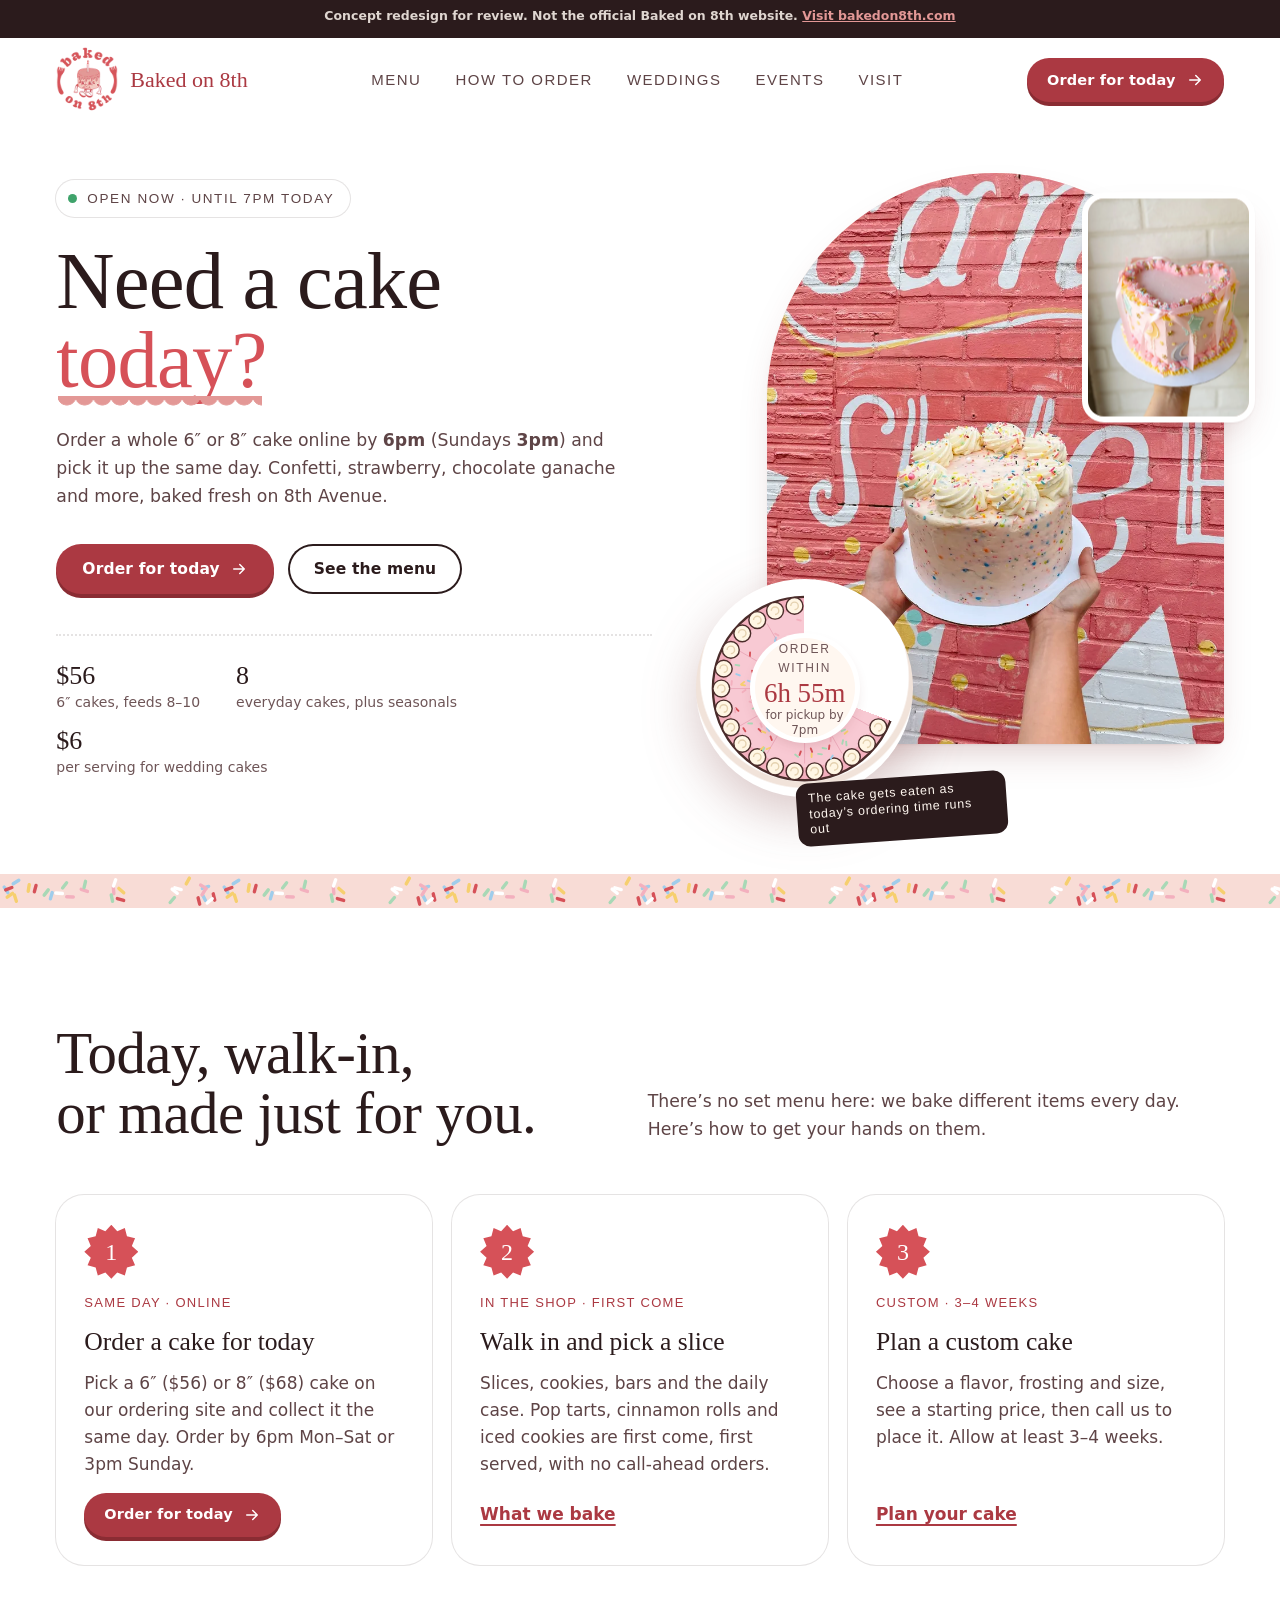
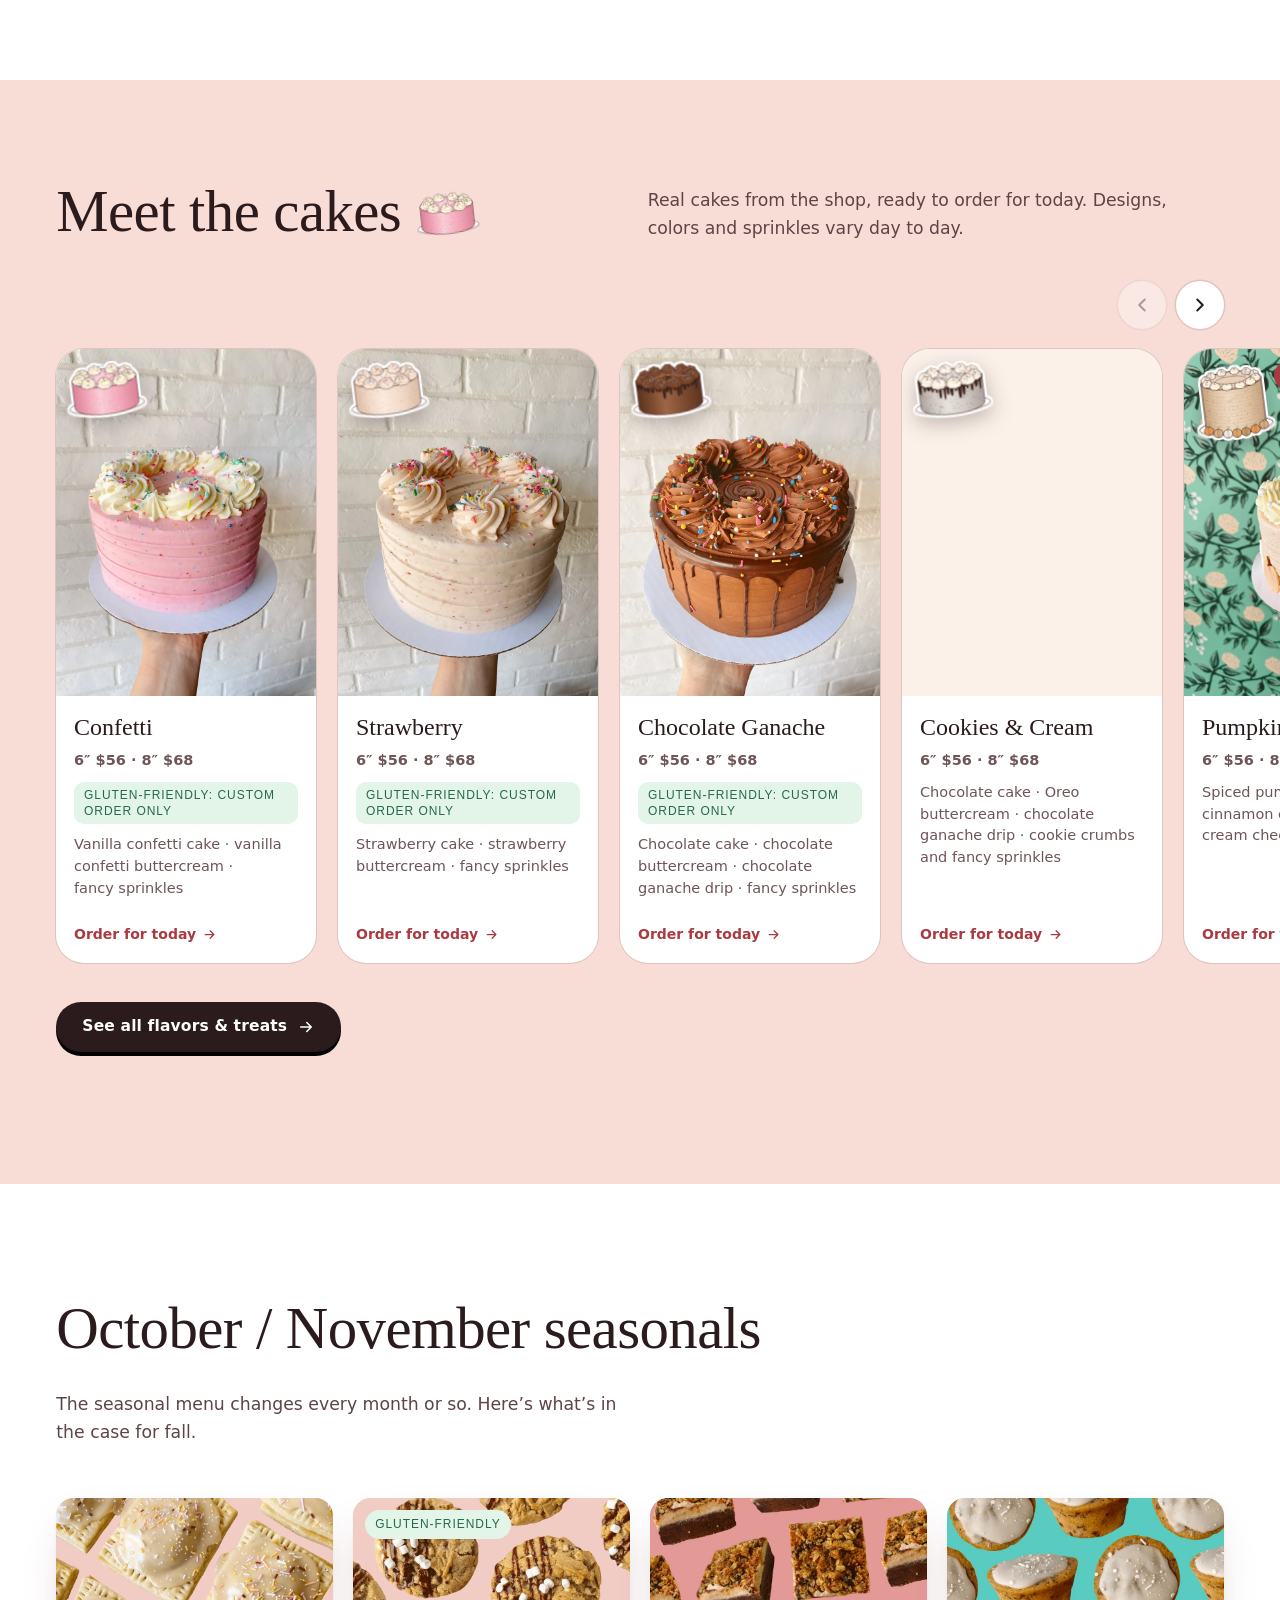
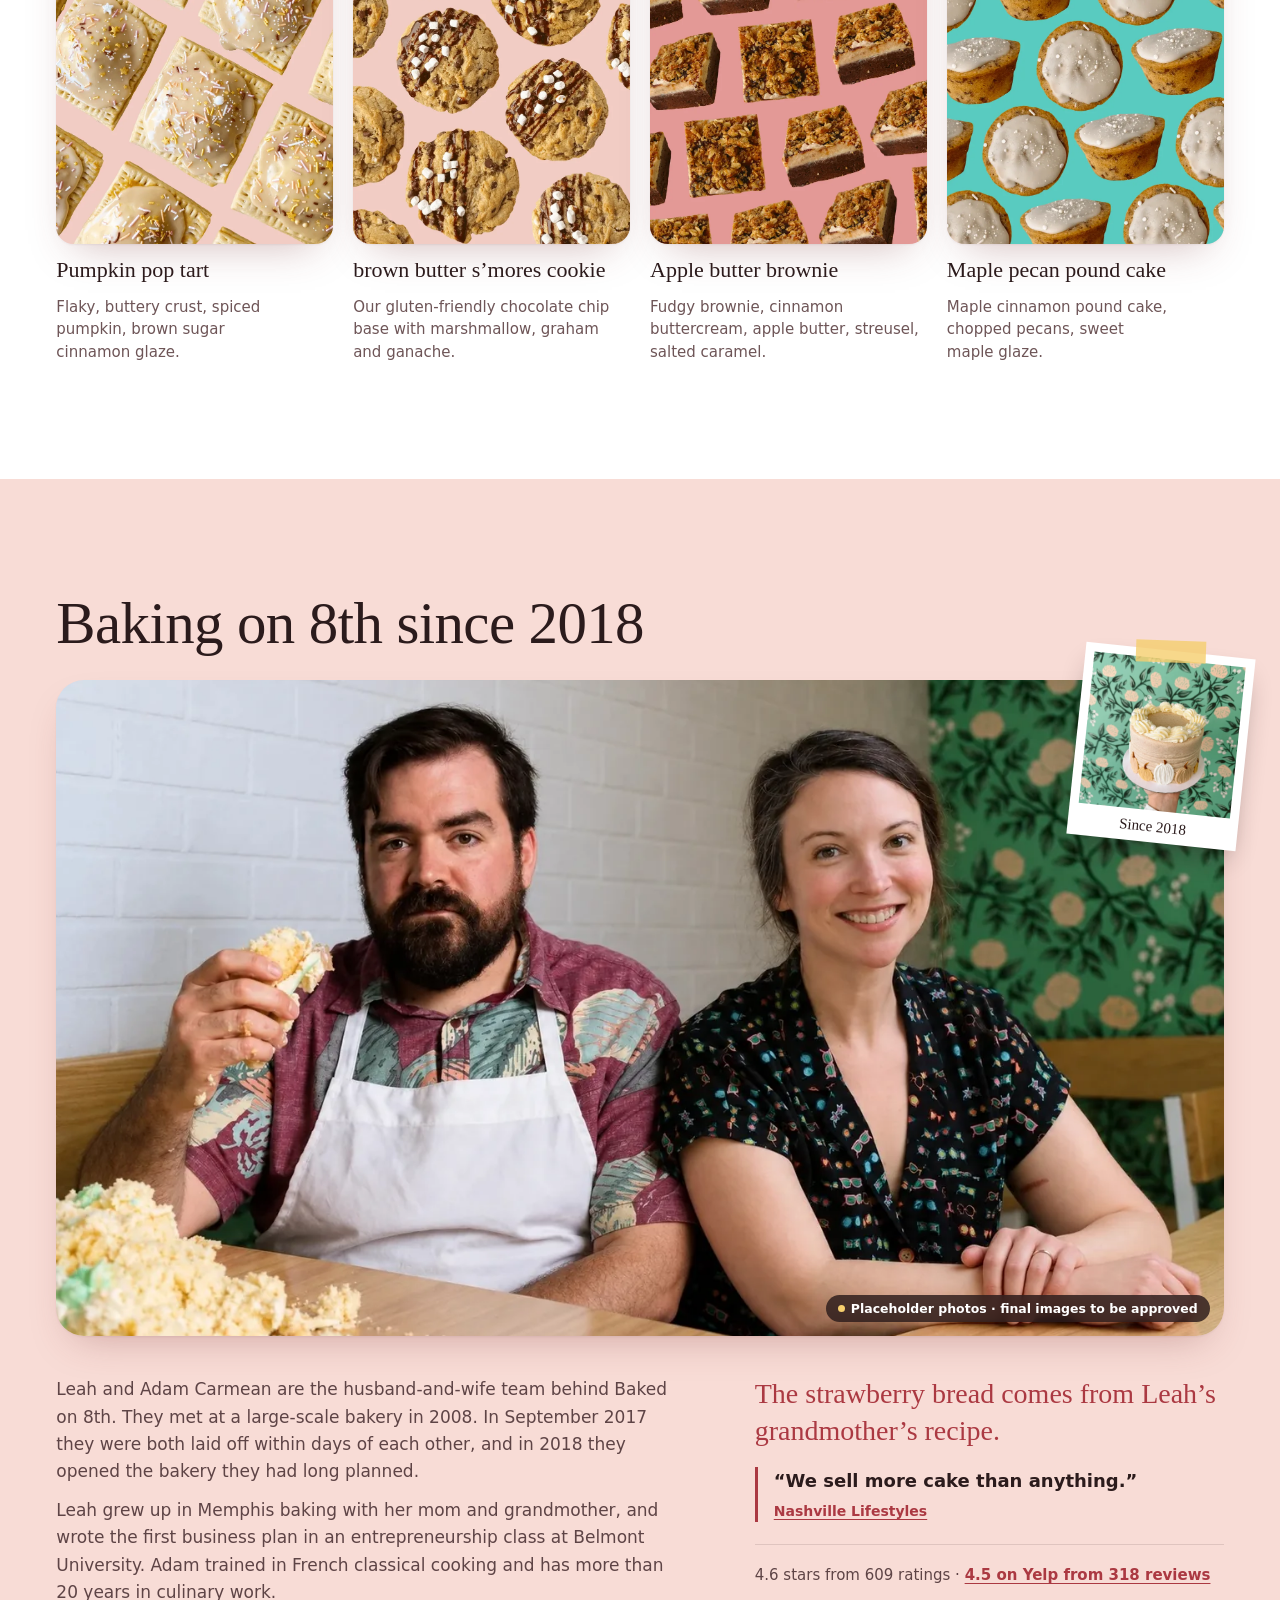
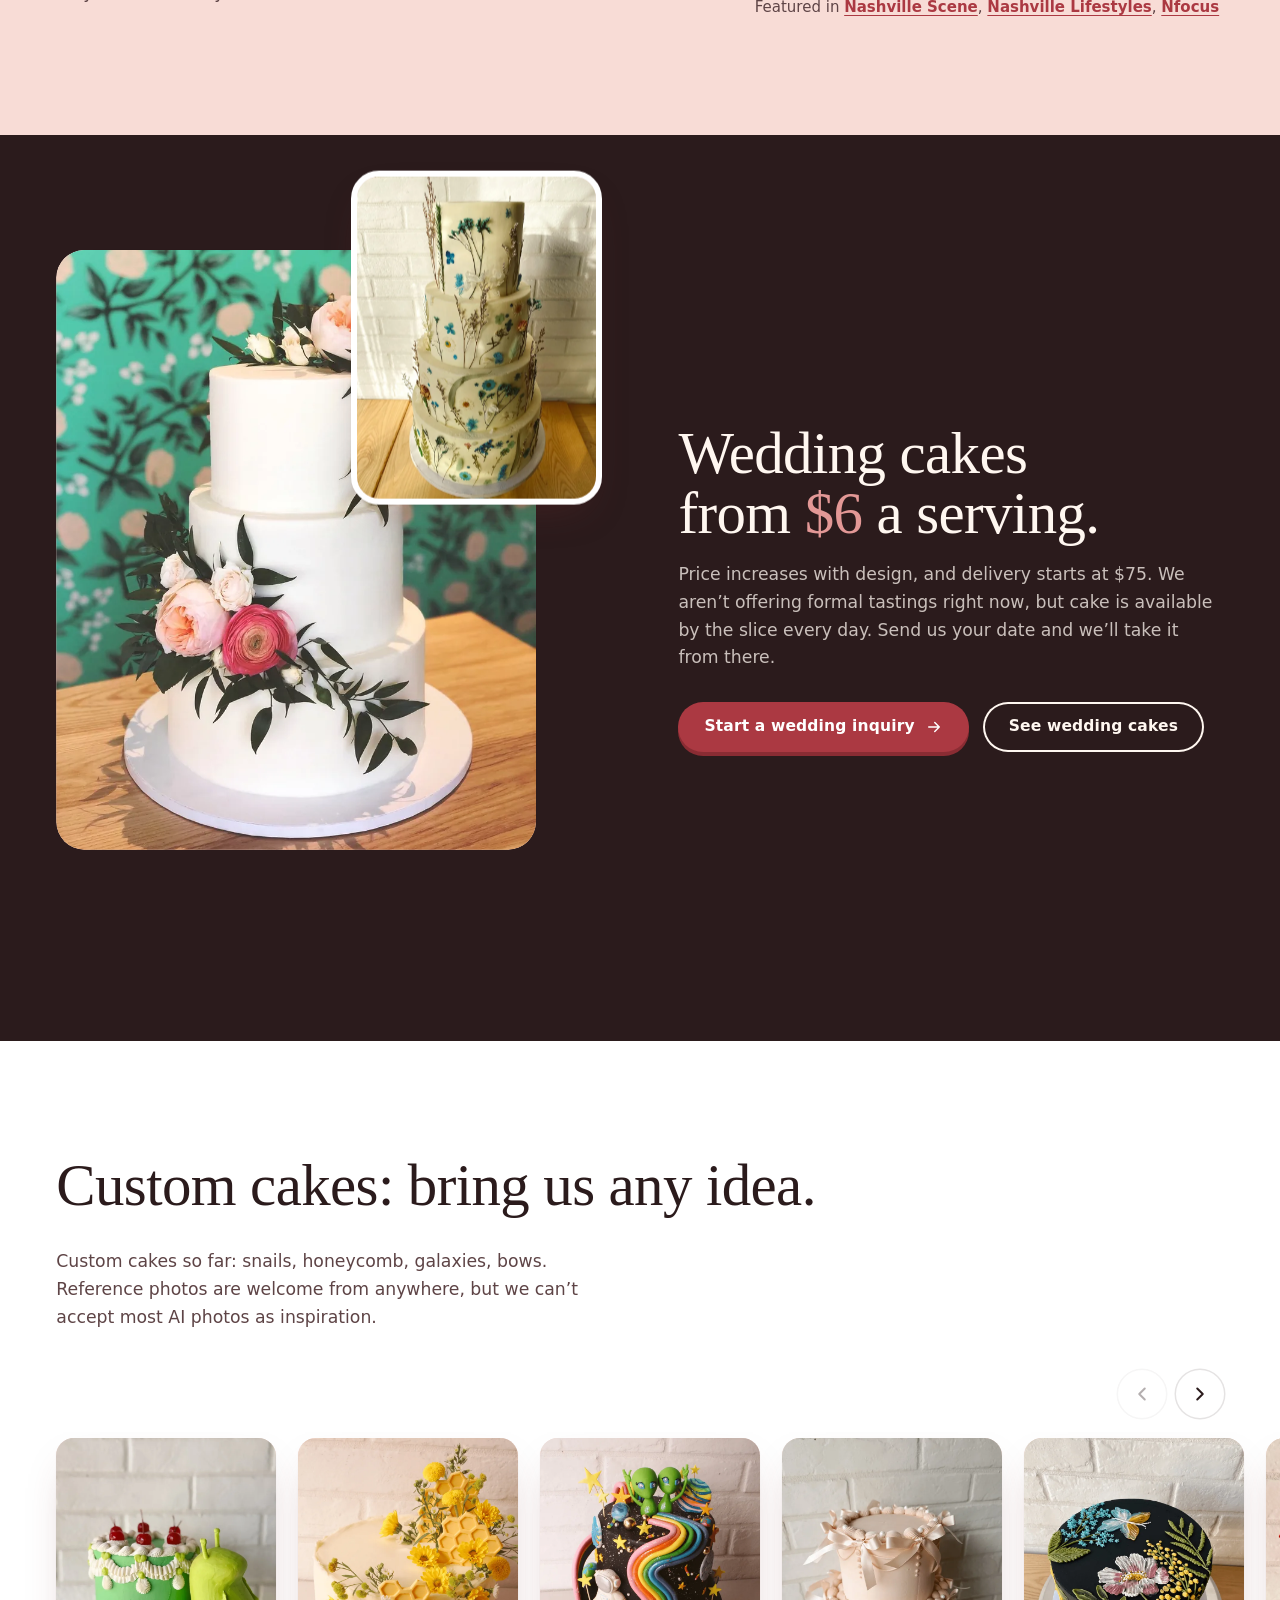
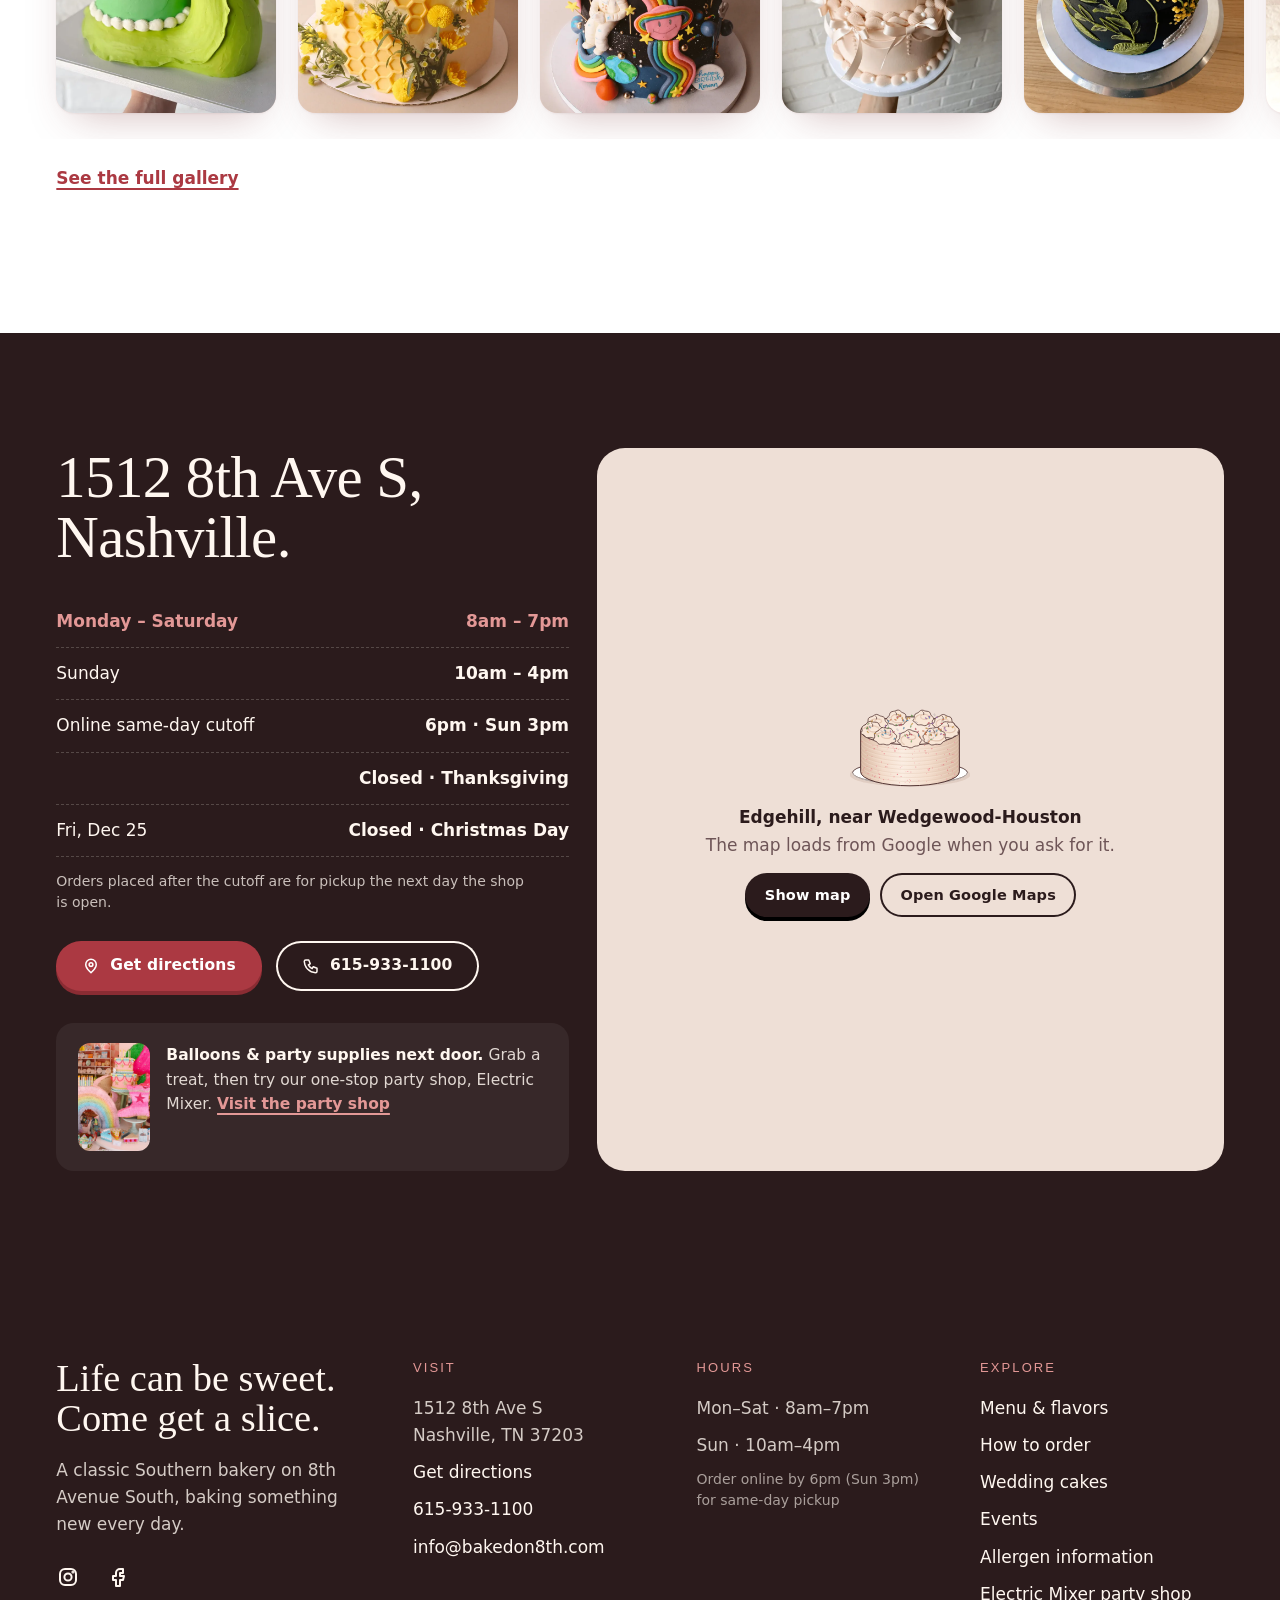
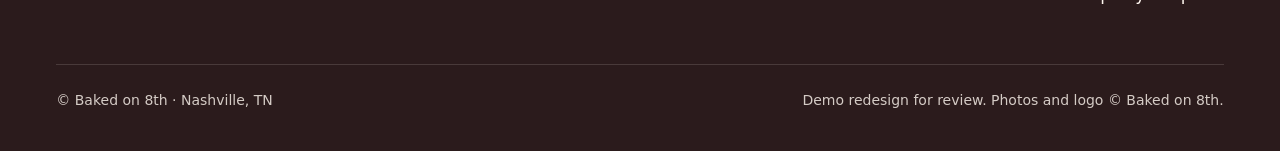
<file: site/index.html>
<!doctype html>
<html lang="en">
<head>
<meta charset="utf-8">
<meta name="viewport" content="width=device-width, initial-scale=1, viewport-fit=cover">
<title>Baked on 8th</title>
<meta name="description" content="Classic Southern bakery on 8th Ave S, Nashville. Order a whole cake online for same-day pickup, browse today&#x27;s flavors, plan a custom or wedding cake.">
<meta name="theme-color" content="#FFFFFF">
<meta name="robots" content="noindex, nofollow">
<meta http-equiv="Content-Security-Policy" content="default-src 'self'; script-src 'self' 'sha256-BugV2CaT6Q3Enx1pCgHH2hwfoKYDyPtDdGR/G0UJCxk='; style-src 'self' 'unsafe-inline' https://fonts.googleapis.com; font-src https://fonts.gstatic.com; img-src 'self' data:; frame-src https://www.google.com; connect-src 'self'; form-action 'self'; base-uri 'self'; object-src 'none'; upgrade-insecure-requests">
<meta name="referrer" content="strict-origin-when-cross-origin">
<script>document.documentElement.classList.add('js');setTimeout(function(){if(!window.BO8)document.documentElement.classList.remove('js')},3000)</script>
<link rel="icon" href="assets/img/favicon.ico?v=1793572544" sizes="any">
<link rel="icon" type="image/png" href="assets/img/favicon.png?v=1793572544">
<link rel="apple-touch-icon" href="assets/img/apple-touch-icon.png?v=1793572544">
<link rel="preconnect" href="https://fonts.googleapis.com">
<link rel="preconnect" href="https://fonts.gstatic.com" crossorigin>
<link href="https://fonts.googleapis.com/css2?family=Concert+One&family=Figtree:wght@400;500;600;700&family=Shrikhand&display=swap" rel="stylesheet">
<link rel="stylesheet" href="assets/css/site.css?v=1793579905">
<script src="assets/js/site.js?v=1793579885" defer></script>
</head>
<body>
<a class="skip" href="#main">Skip to content</a>
<p class="concept-bar">Concept redesign for review. Not the official Baked on 8th website. <a href="https://www.bakedon8th.com/">Visit bakedon8th.com</a></p>
<header class="site-header">
  <div class="wrap header-inner">
    <a class="brand" href="index.html" aria-label="Baked on 8th, home"><img src="assets/img/logo-160.webp" width="160" height="172" alt=""><span>Baked on 8th</span></a>
    <nav class="nav" aria-label="Main"><a href="menu.html">Menu</a><a href="order.html">How to order</a><a href="weddings.html">Weddings</a><a href="events.html">Events</a><a href="index.html#visit">Visit</a></nav>
    <div class="header-actions">
      <a class="btn btn-sm" href="https://bakedon8th.square.site/" data-cta="sameday"><span data-cta-label>Order for today</span> <svg class="arrow" viewBox="0 0 24 24" width="18" height="18" fill="none" stroke="currentColor" stroke-width="2" stroke-linecap="round" stroke-linejoin="round" aria-hidden="true"><path d="M5 12h14M13 6l6 6-6 6"/></svg></a>
      <button class="menu-btn" type="button" aria-label="Open menu" aria-expanded="false" aria-controls="mobile-nav"><svg class="" viewBox="0 0 24 24" width="22" height="22" fill="none" stroke="currentColor" stroke-width="2" stroke-linecap="round" stroke-linejoin="round" aria-hidden="true"><path d="M4 7h16M4 12h16M4 17h16"/></svg></button>
    </div>
  </div>
</header>
<div class="mobile-nav" id="mobile-nav" aria-hidden="true" role="dialog" aria-modal="true" aria-label="Site menu">
  <div class="top"><img src="assets/img/logo-160.webp" width="56" height="60" alt="Baked on 8th" style="filter:brightness(0) invert(1)"><button class="close" type="button" aria-label="Close menu"><svg class="" viewBox="0 0 24 24" width="22" height="22" fill="none" stroke="currentColor" stroke-width="2" stroke-linecap="round" stroke-linejoin="round" aria-hidden="true"><path d="M6 6l12 12M18 6L6 18"/></svg></button></div>
  <nav aria-label="Mobile"><a href="index.html">Home</a><a href="menu.html">Menu</a><a href="order.html">How to order</a><a href="weddings.html">Weddings</a><a href="events.html">Events</a><a href="index.html#visit">Visit</a></nav>
  <p class="meta">1512 8th Ave S, Nashville · <a href="tel:+16159331100">615-933-1100</a></p>
</div>
<div class="action-bar" aria-label="Quick actions">
  <a class="primary" href="https://bakedon8th.square.site/" data-cta="sameday"><svg class="" viewBox="0 0 24 24" width="18" height="18" fill="none" stroke="currentColor" stroke-width="2" stroke-linecap="round" stroke-linejoin="round" aria-hidden="true"><path d="M5 8h14l-1 12H6L5 8z"/><path d="M9 8V6a3 3 0 0 1 6 0v2"/></svg> <span data-cta-label>Order for today</span></a>
  <a class="call" href="tel:+16159331100"><svg class="" viewBox="0 0 24 24" width="18" height="18" fill="none" stroke="currentColor" stroke-width="2" stroke-linecap="round" stroke-linejoin="round" aria-hidden="true"><path d="M5 4h4l2 5-2.5 1.5a11 11 0 0 0 5 5L15 13l5 2v4a2 2 0 0 1-2 2A16 16 0 0 1 3 6a2 2 0 0 1 2-2"/></svg> Call</a>
  <a href="https://www.google.com/maps/search/?api=1&query=Baked+on+8th+1512+8th+Ave+S+Nashville+TN+37203"><svg class="" viewBox="0 0 24 24" width="18" height="18" fill="none" stroke="currentColor" stroke-width="2" stroke-linecap="round" stroke-linejoin="round" aria-hidden="true"><path d="M12 21s-7-6.2-7-11a7 7 0 0 1 14 0c0 4.8-7 11-7 11z"/><circle cx="12" cy="10" r="2.5"/></svg> Directions</a>
</div>
<p id="sr-live" class="sr-only" aria-live="polite"></p>
<script type="application/json" id="shop-hours">{"rows":[{"days":["Mon","Tue","Wed","Thu","Fri","Sat"],"opens":"08:00","closes":"19:00","online_cutoff":"18:00"},{"days":["Sun"],"opens":"10:00","closes":"16:00","online_cutoff":"15:00"}],"closures":[{"date":"2026-11-26","message":"Thanksgiving"},{"date":"2026-12-25","message":"Christmas Day"}]}</script>

<main id="main">
  <!-- ============ HERO: Cake O'Clock ============ -->
  <section class="hero" aria-labelledby="hero-title">
    <div class="wrap hero-grid">
      <div class="hero-copy">
        <p class="status" data-status role="status"><i aria-hidden="true"></i><span>1512 8th Ave S · Nashville</span></p>
        <h1 id="hero-title">
          <span class="line"><span class="hero-word" style="--d:.1s">Need</span> <span class="hero-word" style="--d:.18s">a</span> <span class="hero-word" style="--d:.26s">cake</span></span>
          <span class="line"><span class="hero-word accent icing" style="--d:.38s">today?</span></span>
        </h1>
        <p class="lede hero-in" style="--d:.5s">Order a whole 6″ or 8″ cake online by <b>6pm</b> (Sundays <b>3pm</b>) and pick it up the same day. Confetti, strawberry, chocolate ganache and more, baked fresh on 8th Avenue.</p>
        <div class="hero-actions hero-in" style="--d:.6s">
          <a class="btn" href="https://bakedon8th.square.site/" data-cta="sameday"><span data-cta-label>Order for today</span> <svg class="" viewBox="0 0 24 24" width="20" height="20" fill="none" stroke="currentColor" stroke-width="2" stroke-linecap="round" stroke-linejoin="round" aria-hidden="true"><path d="M5 12h14M13 6l6 6-6 6"/></svg></a>
          <a class="btn btn-ghost" href="menu.html">See the menu</a>
        </div>
        <div class="facts hero-in" style="--d:.7s">
          <div><b>$56</b><span>6″ cakes, feeds 8–10</span></div>
          <div><b>8</b><span>everyday cakes, plus seasonals</span></div>
          <div><b>$6</b><span>per serving for wedding cakes</span></div>
        </div>
      </div>

      <div class="hero-art">
        <div class="frame arch ratio-45 main hero-wipe" style="--d:.2s">
          <img src="assets/img/off-cakes-1400.webp" srcset="assets/img/off-cakes-800.webp 800w, assets/img/off-cakes-1400.webp 1400w" sizes="(max-width: 900px) 90vw, 42vw" width="1400" height="1867" alt="A sprinkle-topped confetti cake held up in front of the bakery’s hand-painted pink mural" fetchpriority="high">
        </div>
        <div class="frame side ratio-34 hero-pop" style="--d:.7s" data-parallax=".06">
          <img src="assets/img/home-gallery-800.webp" width="800" height="1067" alt="A pink heart-shaped cake with piped borders and bows" loading="lazy">
        </div>
        <div class="clock hero-pop" style="--d:.85s" data-clock role="img" aria-label="Same-day order countdown">
          <div class="plate"></div>
          <div class="cake"><svg viewBox="0 0 400 400" aria-hidden="true"></svg></div>
          <div class="plaque"><span class="k">Order within</span><span class="t">—</span><span class="s">for same-day pickup</span></div>
        </div>
        <span class="clock-note hero-pop" style="--d:1s">The cake gets eaten as today’s ordering time runs out</span>
        <div class="clock-mascot mascot-pop" style="--d:1s" aria-hidden="true"><img src="assets/img/mascot-160.webp" width="160" height="218" alt=""><span data-mascot-say>See you tomorrow!</span></div>
      </div>
    </div>
  </section>

  <div class="sprinkles scroll" aria-hidden="true"></div>

  <!-- ============ THREE WAYS ============ -->
  <section class="section" aria-labelledby="ways-title">
    <div class="wrap">
      <div class="section-head">
        <div class="reveal">
          <h2 id="ways-title">Today, walk-in,<br>or made just for you.</h2>
        </div>
        <p class="lede reveal" style="--d:.1s">There’s no set menu here: we bake different items every day. Here’s how to get your hands on them.</p>
      </div>
      <div class="paths">
        <article class="path reveal">
          <span class="num" aria-hidden="true">1</span>
          <span class="when">Same day · online</span>
          <h3>Order a cake for today</h3>
          <p>Pick a 6″ ($56) or 8″ ($68) cake on our ordering site and collect it the same day. Order by 6pm Mon–Sat or 3pm Sunday.</p>
          <a class="btn btn-sm" href="https://bakedon8th.square.site/" data-cta="sameday"><span data-cta-label>Order for today</span> <svg class="" viewBox="0 0 24 24" width="20" height="20" fill="none" stroke="currentColor" stroke-width="2" stroke-linecap="round" stroke-linejoin="round" aria-hidden="true"><path d="M5 12h14M13 6l6 6-6 6"/></svg></a>
        </article>
        <article class="path reveal" style="--d:.1s">
          <span class="num" aria-hidden="true">2</span>
          <span class="when">In the shop · first come</span>
          <h3>Walk in and pick a slice</h3>
          <p>Slices, cookies, bars and the daily case. Pop tarts, cinnamon rolls and iced cookies are first come, first served, with no call-ahead orders.</p>
          <a class="link" href="menu.html">What we bake</a>
        </article>
        <article class="path reveal" style="--d:.2s">
          <span class="num" aria-hidden="true">3</span>
          <span class="when">Custom · 3–4 weeks</span>
          <h3>Plan a custom cake</h3>
          <p>Choose a flavor, frosting and size, see a starting price, then call us to place it. Allow at least 3–4 weeks.</p>
          <a class="link" href="order.html#custom">Plan your cake</a>
        </article>
      </div>
    </div>
  </section>

  <!-- ============ CAKES ============ -->
  <section class="section band-blush" aria-labelledby="cakes-title" style="padding-top:clamp(64px,8vw,120px)">
    <div class="wrap">
      <div class="section-head">
        <div class="reveal">
          <h2 id="cakes-title" class="h-with-cake">Meet the cakes <img src="assets/illustrations/cake-confetti-bare.svg" alt="" width="76" height="60"></h2>
        </div>
        <div class="reveal" style="--d:.1s">
          <p class="lede" style="margin:0">Real cakes from the shop, ready to order for today. Designs, colors and sprinkles vary day to day.</p>
        </div>
      </div>
      <div class="cake-rail" aria-label="Everyday cakes">
<article class="cake-card reveal" style="--d:0.00s">
  <div class="cake-media">
    
    <img class="cake-sticker" src="assets/illustrations/cake-confetti-bare.svg" width="564" height="416" decoding="async" alt="" aria-hidden="true">
    <img class="v-photo" src="assets/img/cake-confetti-800.webp" srcset="assets/img/cake-confetti-800.webp 800w, assets/img/cake-confetti-1400.webp 1400w" sizes="(max-width: 760px) 50vw, (max-width: 1100px) 33vw, 25vw" width="800" height="1067" loading="lazy" decoding="async" alt="A Confetti cake from the shop: pink combed buttercream, a ring of cream rosettes and rainbow sprinkles">
  </div>
  <div class="cake-body">
    <h3>Confetti</h3>
    <p class="price">6″ $56 · 8″ $68</p><p class="cake-gf"><span class="tag gf">Gluten-friendly: custom order only</span></p>
    <p class="layers">Vanilla confetti cake · vanilla confetti buttercream · fancy sprinkles</p>
    <a class="cake-order" href="https://bakedon8th.square.site/" data-cta="sameday"><span data-cta-label>Order for today</span> <svg class="" viewBox="0 0 24 24" width="15" height="15" fill="none" stroke="currentColor" stroke-width="2" stroke-linecap="round" stroke-linejoin="round" aria-hidden="true"><path d="M5 12h14M13 6l6 6-6 6"/></svg></a>
  </div>
</article>
<article class="cake-card reveal" style="--d:0.08s">
  <div class="cake-media">
    
    <img class="cake-sticker" src="assets/illustrations/cake-strawberry-bare.svg" width="564" height="416" decoding="async" alt="" aria-hidden="true">
    <img class="v-photo" src="assets/img/cake-strawberry-800.webp" srcset="assets/img/cake-strawberry-800.webp 800w, assets/img/cake-strawberry-1400.webp 1400w" sizes="(max-width: 760px) 50vw, (max-width: 1100px) 33vw, 25vw" width="800" height="1067" loading="lazy" decoding="async" alt="A Strawberry cake from the shop: pale pink strawberry buttercream with pink-cream rosettes and rainbow sprinkles">
  </div>
  <div class="cake-body">
    <h3>Strawberry</h3>
    <p class="price">6″ $56 · 8″ $68</p><p class="cake-gf"><span class="tag gf">Gluten-friendly: custom order only</span></p>
    <p class="layers">Strawberry cake · strawberry buttercream · fancy sprinkles</p>
    <a class="cake-order" href="https://bakedon8th.square.site/" data-cta="sameday"><span data-cta-label>Order for today</span> <svg class="" viewBox="0 0 24 24" width="15" height="15" fill="none" stroke="currentColor" stroke-width="2" stroke-linecap="round" stroke-linejoin="round" aria-hidden="true"><path d="M5 12h14M13 6l6 6-6 6"/></svg></a>
  </div>
</article>
<article class="cake-card reveal" style="--d:0.16s">
  <div class="cake-media">
    
    <img class="cake-sticker" src="assets/illustrations/cake-chocolate-ganache-bare.svg" width="564" height="416" decoding="async" alt="" aria-hidden="true">
    <img class="v-photo" src="assets/img/cake-ganache-800.webp" srcset="assets/img/cake-ganache-800.webp 800w, assets/img/cake-ganache-1400.webp 1400w" sizes="(max-width: 760px) 50vw, (max-width: 1100px) 33vw, 25vw" width="800" height="1067" loading="lazy" decoding="async" alt="A Chocolate Ganache cake from the shop: chocolate buttercream, a dark ganache drip and a crown of chocolate rosettes">
  </div>
  <div class="cake-body">
    <h3>Chocolate Ganache</h3>
    <p class="price">6″ $56 · 8″ $68</p><p class="cake-gf"><span class="tag gf">Gluten-friendly: custom order only</span></p>
    <p class="layers">Chocolate cake · chocolate buttercream · chocolate ganache drip · fancy sprinkles</p>
    <a class="cake-order" href="https://bakedon8th.square.site/" data-cta="sameday"><span data-cta-label>Order for today</span> <svg class="" viewBox="0 0 24 24" width="15" height="15" fill="none" stroke="currentColor" stroke-width="2" stroke-linecap="round" stroke-linejoin="round" aria-hidden="true"><path d="M5 12h14M13 6l6 6-6 6"/></svg></a>
  </div>
</article>
<article class="cake-card reveal" style="--d:0.24s">
  <div class="cake-media">
    
    <img class="cake-sticker" src="assets/illustrations/cake-cookies-and-cream-bare.svg" width="564" height="416" decoding="async" alt="" aria-hidden="true">
    <img class="v-photo" src="assets/img/cake-cookies-cream-800.webp" srcset="assets/img/cake-cookies-cream-800.webp 800w, assets/img/cake-cookies-cream-1400.webp 1400w" sizes="(max-width: 760px) 50vw, (max-width: 1100px) 33vw, 25vw" width="800" height="1067" loading="lazy" decoding="async" alt="A Cookies &amp; Cream cake from the shop: speckled Oreo buttercream, a ganache drip, cookie crumbs and white rosettes">
  </div>
  <div class="cake-body">
    <h3>Cookies &amp; Cream</h3>
    <p class="price">6″ $56 · 8″ $68</p>
    <p class="layers">Chocolate cake · Oreo buttercream · chocolate ganache drip · cookie crumbs and fancy sprinkles</p>
    <a class="cake-order" href="https://bakedon8th.square.site/" data-cta="sameday"><span data-cta-label>Order for today</span> <svg class="" viewBox="0 0 24 24" width="15" height="15" fill="none" stroke="currentColor" stroke-width="2" stroke-linecap="round" stroke-linejoin="round" aria-hidden="true"><path d="M5 12h14M13 6l6 6-6 6"/></svg></a>
  </div>
</article>
<article class="cake-card reveal" style="--d:0.00s">
  <div class="cake-media">
    <span class="tag hot">Oct/Nov seasonal</span>
    <img class="cake-sticker" src="assets/illustrations/cake-pumpkin-spice-bare.svg" width="564" height="416" decoding="async" alt="" aria-hidden="true">
    <img class="v-photo" src="assets/img/seas-pumpkin-cake-800.webp" srcset="assets/img/seas-pumpkin-cake-800.webp 800w, assets/img/seas-pumpkin-cake-1400.webp 1400w" sizes="(max-width: 760px) 50vw, (max-width: 1100px) 33vw, 25vw" width="800" height="1067" loading="lazy" decoding="async" alt="A Pumpkin Spice cake from the shop: a tall cinnamon-speckled cake with cream cheese dollops and a ring of little pumpkins at the base">
  </div>
  <div class="cake-body">
    <h3>Pumpkin Spice</h3>
    <p class="price">6″ $56 · 8″ $68</p>
    <p class="layers">Spiced pumpkin cake · cinnamon cream cheese · cream cheese dollops</p>
    <a class="cake-order" href="https://bakedon8th.square.site/" data-cta="sameday"><span data-cta-label>Order for today</span> <svg class="" viewBox="0 0 24 24" width="15" height="15" fill="none" stroke="currentColor" stroke-width="2" stroke-linecap="round" stroke-linejoin="round" aria-hidden="true"><path d="M5 12h14M13 6l6 6-6 6"/></svg></a>
  </div>
</article>
<article class="cake-card reveal" style="--d:0.08s">
  <div class="cake-media">
    
    <img class="cake-sticker" src="assets/illustrations/cake-classic-bare.svg" width="564" height="416" decoding="async" alt="" aria-hidden="true">
    <img class="v-photo" src="assets/img/cake-classic-800.webp" srcset="assets/img/cake-classic-800.webp 800w, assets/img/cake-classic-1400.webp 1400w" sizes="(max-width: 760px) 50vw, (max-width: 1100px) 33vw, 25vw" width="800" height="1067" loading="lazy" decoding="async" alt="A Classic cake from the shop: chocolate combed buttercream with chocolate rosettes, sprinkles and sugar pearls">
  </div>
  <div class="cake-body">
    <h3>Classic</h3>
    <p class="price">6″ $56 · 8″ $68</p>
    <p class="layers">Classic yellow cake · chocolate buttercream · fancy sprinkles</p>
    <a class="cake-order" href="https://bakedon8th.square.site/" data-cta="sameday"><span data-cta-label>Order for today</span> <svg class="" viewBox="0 0 24 24" width="15" height="15" fill="none" stroke="currentColor" stroke-width="2" stroke-linecap="round" stroke-linejoin="round" aria-hidden="true"><path d="M5 12h14M13 6l6 6-6 6"/></svg></a>
  </div>
</article>
      </div>
      <p class="reveal" style="margin-top:12px"><a class="btn btn-ink" href="menu.html">See all flavors &amp; treats <svg class="" viewBox="0 0 24 24" width="20" height="20" fill="none" stroke="currentColor" stroke-width="2" stroke-linecap="round" stroke-linejoin="round" aria-hidden="true"><path d="M5 12h14M13 6l6 6-6 6"/></svg></a></p>
    </div>
  </section>

  <!-- ============ SEASONALS ============ -->
  <section class="section" aria-labelledby="season-title">
    <div class="wrap">
      <div class="section-head">
        <div class="reveal">
          <h2 id="season-title">October / November seasonals</h2>
        </div>
        <p class="lede reveal" style="--d:.1s">The seasonal menu changes every month or so. Here’s what’s in the case for fall.</p>
      </div>
      <div class="grid-4">
        <a class="card reveal" href="menu.html#seasonal"><div class="frame zoom ratio-45"><img src="assets/img/seas-pumpkin-poptart-800.webp" width="800" height="1035" alt="Rows of pumpkin pop tarts with glaze and sprinkles on a pale pink background" loading="lazy"></div><h3>Pumpkin pop tart</h3><p>Flaky, buttery crust, spiced pumpkin, brown sugar cinnamon glaze.</p></a>
        <a class="card reveal" style="--d:0.08s" href="menu.html#seasonal"><div class="frame zoom ratio-45"><span class="tag gf">Gluten-friendly</span><img src="assets/img/seas-gf-smores-cookie-800.webp" width="800" height="1035" alt="Gluten-friendly brown butter s’mores cookies with marshmallow and chocolate drizzle" loading="lazy"></div><h3>brown butter s’mores cookie</h3><p>Our gluten-friendly chocolate chip base with marshmallow, graham and ganache.</p></a>
        <a class="card reveal" style="--d:0.16s" href="menu.html#seasonal"><div class="frame zoom ratio-45"><img src="assets/img/seas-apple-butter-brownie-800.webp" width="800" height="1035" alt="Apple butter brownies topped with streusel and caramel on a pink background" loading="lazy"></div><h3>Apple butter brownie</h3><p>Fudgy brownie, cinnamon buttercream, apple butter, streusel, salted caramel.</p></a>
        <a class="card reveal" style="--d:0.24s" href="menu.html#seasonal"><div class="frame zoom ratio-45"><img src="assets/img/seas-maple-pecan-pound-800.webp" width="800" height="1035" alt="Maple pecan pound cake slices with glaze on a teal background" loading="lazy"></div><h3>Maple pecan pound cake</h3><p>Maple cinnamon pound cake, chopped pecans, sweet maple glaze.</p></a>
      </div>
    </div>
  </section>

  <!-- ============ THEIR STORY (content/about.json) ============ -->
  <section class="section band-blush about about-wide" aria-labelledby="about-title">
    <div class="wrap">
      <h2 id="about-title" class="reveal">Baking on 8th since 2018</h2>
      <figure class="owners reveal">
        <div class="frame"><img src="assets/img/owners-together-800.webp" srcset="assets/img/owners-together-800.webp 800w, assets/img/owners-together-1400.webp 1400w" sizes="(max-width: 1100px) 92vw, 1100px" width="800" height="533" alt="Adam and Leah Carmean, the owners of Baked on 8th, at a table in the shop" loading="lazy"></div>
        <span class="ph-label">Placeholder photos · final images to be approved</span>
        <div class="booth" aria-hidden="true"><img src="assets/img/seas-pumpkin-cake-800.webp" width="800" height="1067" alt="" loading="lazy"><b>Since 2018</b></div>
      </figure>
      <div class="story">
        <div class="about-text reveal"><p>Leah and Adam Carmean are the husband-and-wife team behind Baked on 8th. They met at a large-scale bakery in 2008. In September 2017 they were both laid off within days of each other, and in 2018 they opened the bakery they had long planned.</p><p>Leah grew up in Memphis baking with her mom and grandmother, and wrote the first business plan in an entrepreneurship class at Belmont University. Adam trained in French classical cooking and has more than 20 years in culinary work.</p></div>
        <div class="side reveal" style="--d:.1s">
          <p class="strawberry">The strawberry bread comes from Leah’s grandmother’s recipe.</p>
          <blockquote class="about-quote"><p>“We sell more cake than anything.”</p><cite><a href="https://nashvillelifestyles.com/dining/food-and-drink/new-nashville-sweet-shops/">Nashville Lifestyles</a></cite></blockquote>
          <ul class="proof">
            <li>4.6 stars from 609 ratings · <a href="https://www.yelp.com/biz/baked-on-8th-nashville">4.5 on Yelp from 318 reviews</a></li>
            <li>Featured in <a href="https://www.nashvillescene.com/food_drink/features/sugar-shock-cake-believe/article_8432e1c3-6fae-5239-9f21-5e11f39219d3.html">Nashville Scene</a>, <a href="https://nashvillelifestyles.com/dining/food-and-drink/new-nashville-sweet-shops/">Nashville Lifestyles</a>, <a href="https://www.nfocusmagazine.com/food-drink/the-sweet-side-of-8th-avenue/article_2e68b98f-92fb-4654-833e-b646a788ed7b.html">Nfocus</a></li>
          </ul>
        </div>
      </div>
    </div>
  </section>

  <!-- ============ WEDDINGS ============ -->
  <section class="section band-ink" aria-labelledby="wed-title">
    <div class="wrap split">
      <div class="stack-photos">
        <div class="frame ratio-45 reveal-img"><img src="assets/img/wed-3-800.webp" width="800" height="1000" alt="A white three-tier wedding cake with fresh pink and peach flowers in front of green floral wallpaper" loading="lazy"></div>
        <div class="frame ratio-34 b pop" style="--d:.3s" data-parallax=".08"><img src="assets/img/wed-8-800.webp" width="800" height="1067" alt="A four-tier wedding cake decorated with pressed wildflowers" loading="lazy"></div>
      </div>
      <div>
        <h2 id="wed-title" class="reveal">Wedding cakes from <span style="color:var(--blush-2)">$6</span> a serving.</h2>
        <p class="lede reveal" style="--d:.1s">Price increases with design, and delivery starts at $75. We aren’t offering formal tastings right now, but cake is available by the slice every day. Send us your date and we’ll take it from there.</p>
        <div class="hero-actions reveal" style="--d:.2s;margin-top:30px">
          <a class="btn" href="weddings.html#inquire">Start a wedding inquiry <svg class="" viewBox="0 0 24 24" width="20" height="20" fill="none" stroke="currentColor" stroke-width="2" stroke-linecap="round" stroke-linejoin="round" aria-hidden="true"><path d="M5 12h14M13 6l6 6-6 6"/></svg></a>
          <a class="btn btn-ghost" style="--fg:var(--cream);box-shadow:inset 0 0 0 2px var(--cream)" href="weddings.html">See wedding cakes</a>
        </div>
      </div>
    </div>
  </section>

  <!-- ============ GALLERY STRIP ============ -->
  <section class="section" aria-labelledby="gal-title">
    <div class="wrap">
      <div class="section-head">
        <div class="reveal"><h2 id="gal-title">Custom cakes: bring us any idea.</h2></div>
        <p class="lede reveal" style="--d:.1s">Custom cakes so far: snails, honeycomb, galaxies, bows. Reference photos are welcome from anywhere, but we can’t accept most AI photos as inspiration.</p>
      </div>
      <div class="cake-rail" style="grid-auto-columns:minmax(220px,19%)" aria-label="Custom cake gallery">
        <button class="gal-btn" type="button" data-lightbox="home" data-full="assets/img/gal-3-1400.webp"><img src="assets/img/gal-3-800.webp" width="800" height="1067" alt="Green snail-shaped custom cake with cherries" loading="lazy"></button>
        <button class="gal-btn" type="button" data-lightbox="home" data-full="assets/img/gal-5-1400.webp"><img src="assets/img/gal-5-800.webp" width="800" height="1000" alt="Cake with yellow flowers and a honeycomb design" loading="lazy"></button>
        <button class="gal-btn" type="button" data-lightbox="home" data-full="assets/img/gal-6-1400.webp"><img src="assets/img/gal-6-800.webp" width="800" height="1000" alt="Galaxy custom cake with a rainbow swirl, astronaut and aliens" loading="lazy"></button>
        <button class="gal-btn" type="button" data-lightbox="home" data-full="assets/img/gal-7-1400.webp"><img src="assets/img/gal-7-800.webp" width="800" height="1000" alt="Two-tier blush cake with ribbon bows and pearl borders" loading="lazy"></button>
        <button class="gal-btn" type="button" data-lightbox="home" data-full="assets/img/gal-2-1400.webp"><img src="assets/img/gal-2-800.webp" width="800" height="1000" alt="Black cake with hand-piped wildflowers" loading="lazy"></button>
        <button class="gal-btn" type="button" data-lightbox="home" data-full="assets/img/gal-15-1400.webp"><img src="assets/img/gal-15-800.webp" width="800" height="1000" alt="Pink heart cake with a red ribbon bow" loading="lazy"></button>
      </div>
      <p class="reveal"><a class="link" href="menu.html#gallery">See the full gallery</a></p>
    </div>
  </section>

  <!-- ============ VISIT ============ -->
  <section class="section band-ink" id="visit" aria-labelledby="visit-title">
    <div class="wrap visit">
      <div>
        <h2 id="visit-title" class="reveal">1512 8th Ave S,<br>Nashville.</h2>
        <ul class="hours reveal" data-hours style="margin-top:28px">
          <li data-day="Mon,Tue,Wed,Thu,Fri,Sat"><span>Monday – Saturday</span><b>8am – 7pm</b></li>
          <li data-day="Sun"><span>Sunday</span><b>10am – 4pm</b></li>
          <li data-day="-"><span>Online same-day cutoff</span><b>6pm · Sun 3pm</b></li>
          <li data-day="-" data-closure="2026-11-26" hidden><span></span><b>Closed · Thanksgiving</b></li>
          <li data-day="-" data-closure="2026-12-25" hidden><span></span><b>Closed · Christmas Day</b></li>
        </ul>
        <p class="muted reveal small" style="margin-top:14px">Orders placed after the cutoff are for pickup the next day the shop is open.</p>
        <div class="hero-actions reveal" style="margin-top:28px">
          <a class="btn" href="https://www.google.com/maps/search/?api=1&query=Baked+on+8th+1512+8th+Ave+S+Nashville+TN+37203"><svg class="" viewBox="0 0 24 24" width="20" height="20" fill="none" stroke="currentColor" stroke-width="2" stroke-linecap="round" stroke-linejoin="round" aria-hidden="true"><path d="M12 21s-7-6.2-7-11a7 7 0 0 1 14 0c0 4.8-7 11-7 11z"/><circle cx="12" cy="10" r="2.5"/></svg> Get directions</a>
          <a class="btn btn-ghost" style="--fg:var(--cream);box-shadow:inset 0 0 0 2px var(--cream)" href="tel:+16159331100"><svg class="" viewBox="0 0 24 24" width="20" height="20" fill="none" stroke="currentColor" stroke-width="2" stroke-linecap="round" stroke-linejoin="round" aria-hidden="true"><path d="M5 4h4l2 5-2.5 1.5a11 11 0 0 0 5 5L15 13l5 2v4a2 2 0 0 1-2 2A16 16 0 0 1 3 6a2 2 0 0 1 2-2"/></svg> 615-933-1100</a>
        </div>
        <div class="notice reveal" style="margin-top:32px;background:rgba(255,247,240,.06);box-shadow:none">
          <img src="assets/img/off-party-800.webp" width="72" height="108" alt="" style="width:72px;border-radius:12px;object-fit:cover;aspect-ratio:2/3" loading="lazy">
          <p style="color:rgba(255,247,240,.85)"><b style="color:var(--cream)">Balloons &amp; party supplies next door.</b> Grab a treat, then try our one-stop party shop, Electric Mixer. <a class="link" style="color:var(--blush-2)" href="https://theelectricmixer.myshopify.com/">Visit the party shop</a></p>
        </div>
      </div>
      <div class="map reveal" data-map>
        <div class="map-load">
          <img src="assets/illustrations/cake-strawberry-bare.svg" alt="" width="120" height="90" style="margin:0 auto;width:120px">
          <p style="margin:0;color:var(--ink)"><b>Edgehill, near Wedgewood-Houston</b><br><span class="muted">The map loads from Google when you ask for it.</span></p>
          <p style="display:flex;gap:10px;justify-content:center;flex-wrap:wrap;margin:0"><button class="btn btn-sm btn-ink" type="button">Show map</button><a class="btn btn-sm btn-ghost" href="https://www.google.com/maps/search/?api=1&query=Baked+on+8th+1512+8th+Ave+S+Nashville+TN+37203">Open Google Maps</a></p>
        </div>
      </div>
    </div>
  </section>
</main>

<footer class="site-footer">
  <div class="wrap">
    <div class="footer-grid">
      <div>
        <p class="footer-big">Life can be sweet.<br>Come get a slice.</p>
        <p>A classic Southern bakery on 8th Avenue South, baking something new every day.</p>
        <p class="social"><a href="https://www.instagram.com/bakedon8th" aria-label="Instagram"><svg class="" viewBox="0 0 24 24" width="24" height="24" fill="none" stroke="currentColor" stroke-width="2" stroke-linecap="round" stroke-linejoin="round" aria-hidden="true"><rect x="4" y="4" width="16" height="16" rx="5"/><circle cx="12" cy="12" r="3.6"/><circle cx="17" cy="7" r=".6"/></svg></a><a href="https://www.facebook.com/bakedon8th" aria-label="Facebook"><svg class="" viewBox="0 0 24 24" width="24" height="24" fill="none" stroke="currentColor" stroke-width="2" stroke-linecap="round" stroke-linejoin="round" aria-hidden="true"><path d="M14 8h3V4h-3a4 4 0 0 0-4 4v3H7v4h3v6h4v-6h3l1-4h-4V8z"/></svg></a></p>
      </div>
      <div><h4>Visit</h4><ul><li>1512 8th Ave S<br>Nashville, TN 37203</li><li><a href="https://www.google.com/maps/search/?api=1&query=Baked+on+8th+1512+8th+Ave+S+Nashville+TN+37203">Get directions</a></li><li><a href="tel:+16159331100">615-933-1100</a></li><li><a href="mailto:info@bakedon8th.com">info@bakedon8th.com</a></li></ul></div>
      <div><h4>Hours</h4><ul><li>Mon–Sat · 8am–7pm</li><li>Sun · 10am–4pm</li><li class="small" style="opacity:.75">Order online by 6pm (Sun 3pm) for same-day pickup</li></ul></div>
      <div><h4>Explore</h4><ul><li><a href="menu.html">Menu &amp; flavors</a></li><li><a href="order.html">How to order</a></li><li><a href="weddings.html">Wedding cakes</a></li><li><a href="events.html">Events</a></li><li><a href="menu.html#allergens">Allergen information</a></li><li><a href="https://theelectricmixer.myshopify.com/">Electric Mixer party shop</a></li></ul></div>
    </div>
    <div class="footer-base"><span>© Baked on 8th · Nashville, TN</span><span>Demo redesign for review. Photos and logo © Baked on 8th.</span></div>
  </div>
</footer>
</body>
</html>
</file>
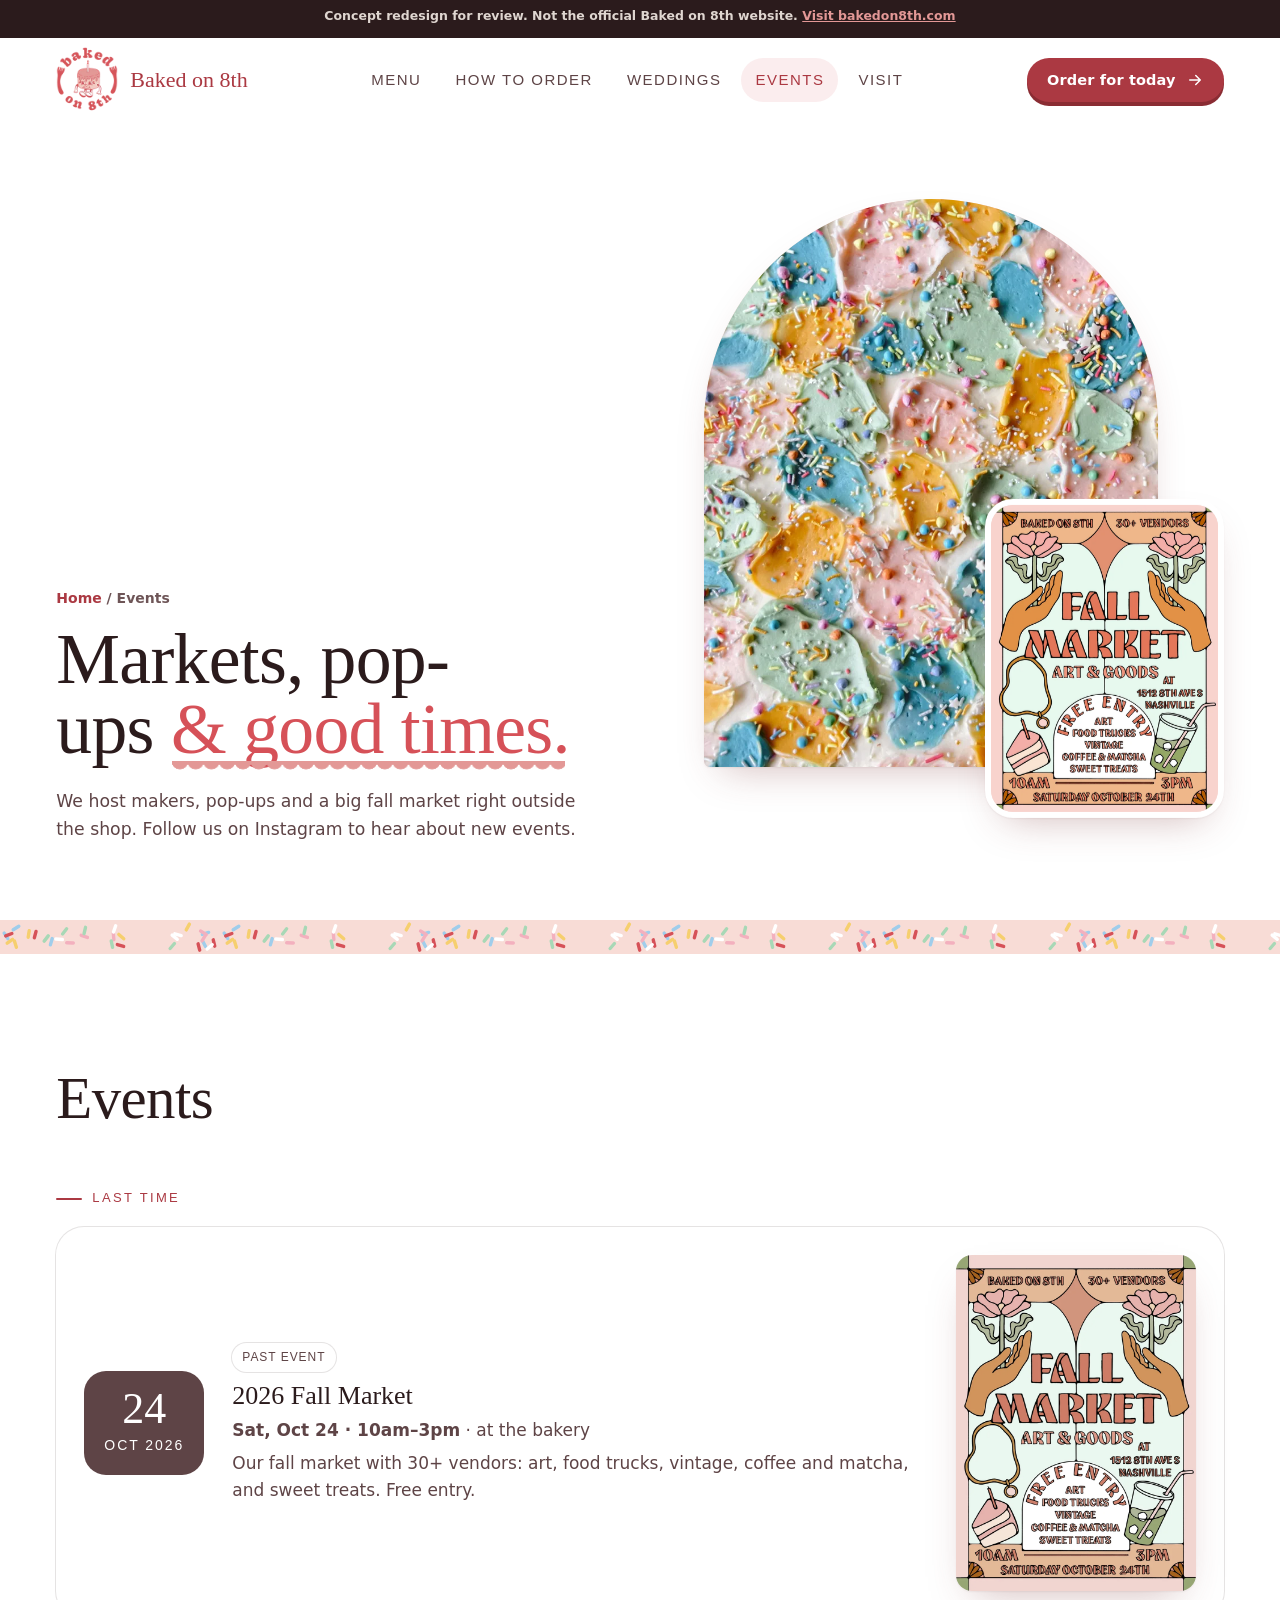
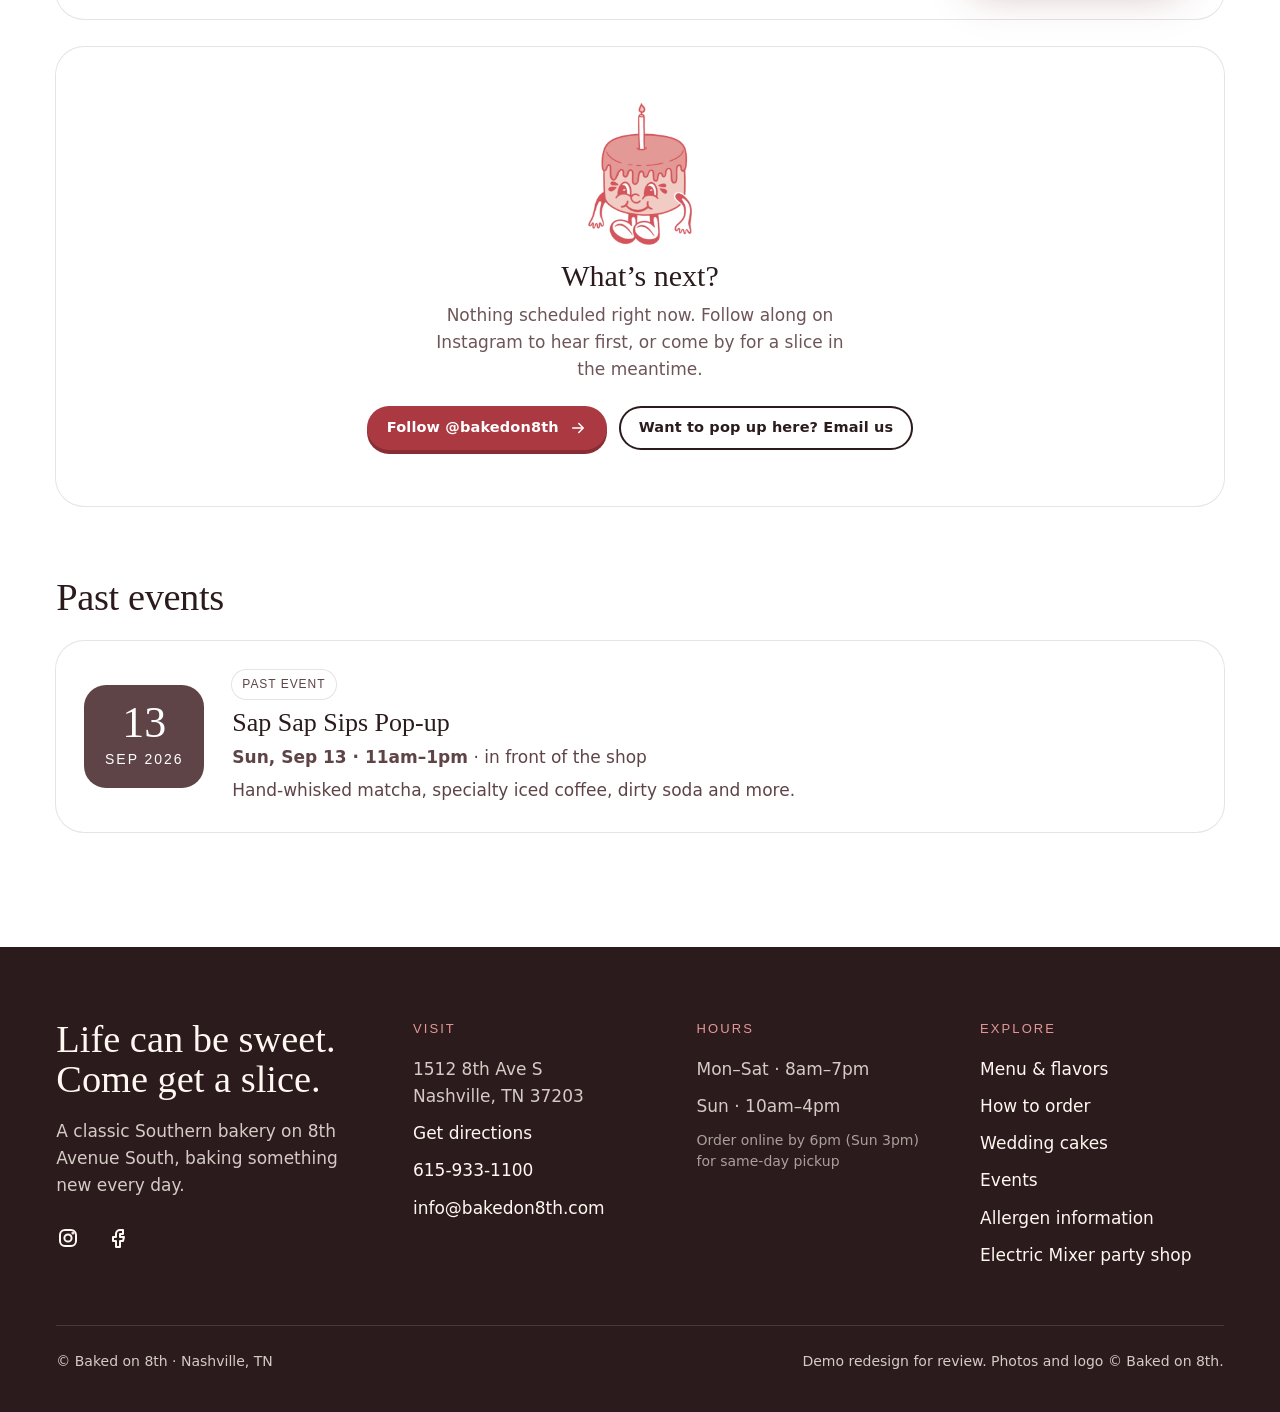
<file: site/events.html>
<!doctype html>
<html lang="en">
<head>
<meta charset="utf-8">
<meta name="viewport" content="width=device-width, initial-scale=1, viewport-fit=cover">
<title>Baked on 8th</title>
<meta name="description" content="Markets, pop-ups and happenings at Baked on 8th, 1512 8th Ave S, Nashville.">
<meta name="theme-color" content="#FFFFFF">
<meta name="robots" content="noindex, nofollow">
<meta http-equiv="Content-Security-Policy" content="default-src 'self'; script-src 'self' 'sha256-BugV2CaT6Q3Enx1pCgHH2hwfoKYDyPtDdGR/G0UJCxk='; style-src 'self' 'unsafe-inline' https://fonts.googleapis.com; font-src https://fonts.gstatic.com; img-src 'self' data:; frame-src https://www.google.com; connect-src 'self'; form-action 'self'; base-uri 'self'; object-src 'none'; upgrade-insecure-requests">
<meta name="referrer" content="strict-origin-when-cross-origin">
<script>document.documentElement.classList.add('js');setTimeout(function(){if(!window.BO8)document.documentElement.classList.remove('js')},3000)</script>
<link rel="icon" href="assets/img/favicon.ico?v=1793572544" sizes="any">
<link rel="icon" type="image/png" href="assets/img/favicon.png?v=1793572544">
<link rel="apple-touch-icon" href="assets/img/apple-touch-icon.png?v=1793572544">
<link rel="preconnect" href="https://fonts.googleapis.com">
<link rel="preconnect" href="https://fonts.gstatic.com" crossorigin>
<link href="https://fonts.googleapis.com/css2?family=Concert+One&family=Figtree:wght@400;500;600;700&family=Shrikhand&display=swap" rel="stylesheet">
<link rel="stylesheet" href="assets/css/site.css?v=1793579905">
<script src="assets/js/site.js?v=1793579885" defer></script>
</head>
<body>
<a class="skip" href="#main">Skip to content</a>
<p class="concept-bar">Concept redesign for review. Not the official Baked on 8th website. <a href="https://www.bakedon8th.com/">Visit bakedon8th.com</a></p>
<header class="site-header">
  <div class="wrap header-inner">
    <a class="brand" href="index.html" aria-label="Baked on 8th, home"><img src="assets/img/logo-160.webp" width="160" height="172" alt=""><span>Baked on 8th</span></a>
    <nav class="nav" aria-label="Main"><a href="menu.html">Menu</a><a href="order.html">How to order</a><a href="weddings.html">Weddings</a><a href="events.html" aria-current="page">Events</a><a href="index.html#visit">Visit</a></nav>
    <div class="header-actions">
      <a class="btn btn-sm" href="https://bakedon8th.square.site/" data-cta="sameday"><span data-cta-label>Order for today</span> <svg class="arrow" viewBox="0 0 24 24" width="18" height="18" fill="none" stroke="currentColor" stroke-width="2" stroke-linecap="round" stroke-linejoin="round" aria-hidden="true"><path d="M5 12h14M13 6l6 6-6 6"/></svg></a>
      <button class="menu-btn" type="button" aria-label="Open menu" aria-expanded="false" aria-controls="mobile-nav"><svg class="" viewBox="0 0 24 24" width="22" height="22" fill="none" stroke="currentColor" stroke-width="2" stroke-linecap="round" stroke-linejoin="round" aria-hidden="true"><path d="M4 7h16M4 12h16M4 17h16"/></svg></button>
    </div>
  </div>
</header>
<div class="mobile-nav" id="mobile-nav" aria-hidden="true" role="dialog" aria-modal="true" aria-label="Site menu">
  <div class="top"><img src="assets/img/logo-160.webp" width="56" height="60" alt="Baked on 8th" style="filter:brightness(0) invert(1)"><button class="close" type="button" aria-label="Close menu"><svg class="" viewBox="0 0 24 24" width="22" height="22" fill="none" stroke="currentColor" stroke-width="2" stroke-linecap="round" stroke-linejoin="round" aria-hidden="true"><path d="M6 6l12 12M18 6L6 18"/></svg></button></div>
  <nav aria-label="Mobile"><a href="index.html">Home</a><a href="menu.html">Menu</a><a href="order.html">How to order</a><a href="weddings.html">Weddings</a><a href="events.html">Events</a><a href="index.html#visit">Visit</a></nav>
  <p class="meta">1512 8th Ave S, Nashville · <a href="tel:+16159331100">615-933-1100</a></p>
</div>
<div class="action-bar" aria-label="Quick actions">
  <a class="primary" href="https://bakedon8th.square.site/" data-cta="sameday"><svg class="" viewBox="0 0 24 24" width="18" height="18" fill="none" stroke="currentColor" stroke-width="2" stroke-linecap="round" stroke-linejoin="round" aria-hidden="true"><path d="M5 8h14l-1 12H6L5 8z"/><path d="M9 8V6a3 3 0 0 1 6 0v2"/></svg> <span data-cta-label>Order for today</span></a>
  <a class="call" href="tel:+16159331100"><svg class="" viewBox="0 0 24 24" width="18" height="18" fill="none" stroke="currentColor" stroke-width="2" stroke-linecap="round" stroke-linejoin="round" aria-hidden="true"><path d="M5 4h4l2 5-2.5 1.5a11 11 0 0 0 5 5L15 13l5 2v4a2 2 0 0 1-2 2A16 16 0 0 1 3 6a2 2 0 0 1 2-2"/></svg> Call</a>
  <a href="https://www.google.com/maps/search/?api=1&query=Baked+on+8th+1512+8th+Ave+S+Nashville+TN+37203"><svg class="" viewBox="0 0 24 24" width="18" height="18" fill="none" stroke="currentColor" stroke-width="2" stroke-linecap="round" stroke-linejoin="round" aria-hidden="true"><path d="M12 21s-7-6.2-7-11a7 7 0 0 1 14 0c0 4.8-7 11-7 11z"/><circle cx="12" cy="10" r="2.5"/></svg> Directions</a>
</div>
<p id="sr-live" class="sr-only" aria-live="polite"></p>
<script type="application/json" id="shop-hours">{"rows":[{"days":["Mon","Tue","Wed","Thu","Fri","Sat"],"opens":"08:00","closes":"19:00","online_cutoff":"18:00"},{"days":["Sun"],"opens":"10:00","closes":"16:00","online_cutoff":"15:00"}],"closures":[{"date":"2026-11-26","message":"Thanksgiving"},{"date":"2026-12-25","message":"Christmas Day"}]}</script>

<main id="main">
  <section class="page-hero photo">
    <div class="wrap split">
      <div>
        <p class="crumbs hero-in"><a href="index.html">Home</a> / Events</p>
        <h1 class="hero-in" style="--d:.06s">Markets, pop-ups <span class="accent icing">&amp; good times.</span></h1>
        <p class="lede hero-in" style="--d:.14s">We host makers, pop-ups and a big fall market right outside the shop. Follow us on Instagram to hear about new events.</p>
      </div>
      <div class="stack-photos">
        <div class="frame arch ratio-45 hero-wipe" style="--d:.1s"><img src="assets/img/home-hero-1400.webp" srcset="assets/img/home-hero-800.webp 800w, assets/img/home-hero-1400.webp 1400w" sizes="(max-width: 900px) 90vw, 40vw" width="1400" height="1867" alt="Close-up of pastel frosting covered in rainbow sprinkles" fetchpriority="high"></div>
        <div class="frame ratio-34 b hero-pop" style="--d:.5s" data-parallax=".07"><img src="assets/img/event-fall-market-800.webp" width="800" height="1120" alt="Fall Market poster from the bakery: art and goods, 30+ vendors, free entry" loading="lazy"></div>
      </div>
    </div>
  </section>

  <div class="sprinkles" aria-hidden="true"></div>

  <section class="section" aria-labelledby="up-h" data-events>
    <div class="wrap">
      <div class="section-head"><div class="reveal"><h2 id="up-h">Upcoming events</h2></div></div>
      <div data-upcoming></div>
      <div class="last-time" data-last-wrap hidden>
        <p class="label">Last time</p>
        <div data-last></div>
      </div>
      <div class="empty reveal" data-upcoming-empty>
        <img class="mascot" src="assets/img/mascot-320.webp" alt="" width="320" height="437" style="width:104px;margin:0 auto 14px">
        <h3>What’s next?</h3>
        <p class="muted" style="max-width:38ch;margin:0 auto 22px">Nothing scheduled right now. Follow along on Instagram to hear first, or come by for a slice in the meantime.</p>
        <p style="display:flex;gap:12px;justify-content:center;flex-wrap:wrap;margin:0"><a class="btn btn-sm" href="https://www.instagram.com/bakedon8th">Follow @bakedon8th <svg class="" viewBox="0 0 24 24" width="20" height="20" fill="none" stroke="currentColor" stroke-width="2" stroke-linecap="round" stroke-linejoin="round" aria-hidden="true"><path d="M5 12h14M13 6l6 6-6 6"/></svg></a><a class="btn btn-sm btn-ghost" href="mailto:info@bakedon8th.com?subject=Pop-up%20%2F%20vendor%20inquiry">Want to pop up here? Email us</a></p>
      </div>

      <div data-past-wrap style="margin-top:72px">
        <h2 class="reveal" style="font-size:clamp(28px,3vw,40px);margin-bottom:24px">Past events</h2>
        <div data-past></div>
      </div>

      <!-- Event data: each article is placed in Upcoming or Past by date, automatically -->
      <div hidden>
        <article class="event" data-event-date="2026-10-24">
          <div class="date"><b>24</b><span>Oct 2026</span></div>
          <div>
            <span class="tag when-label">Event</span>
            <h3 style="margin-top:10px">2026 Fall Market</h3>
            <p><b>Sat, Oct 24 · 10am–3pm</b> · at the bakery</p>
            <p>Our fall market with 30+ vendors: art, food trucks, vintage, coffee and matcha, and sweet treats. Free entry.</p>
          </div>
          <div class="poster"><img src="assets/img/event-fall-market-800.webp" width="800" height="1120" alt="Fall Market poster: art and goods, 30+ vendors, free entry, 10am–3pm Saturday October 24th, 1512 8th Ave S" loading="lazy"></div>
        </article>
        <article class="event" data-event-date="2026-09-13">
          <div class="date"><b>13</b><span>Sep 2026</span></div>
          <div>
            <span class="tag when-label">Event</span>
            <h3 style="margin-top:10px">Sap Sap Sips Pop-up</h3>
            <p><b>Sun, Sep 13 · 11am–1pm</b> · in front of the shop</p>
            <p>Hand-whisked matcha, specialty iced coffee, dirty soda and more.</p>
          </div>
        </article>
      </div>
    </div>
  </section>
</main>

<footer class="site-footer">
  <div class="wrap">
    <div class="footer-grid">
      <div>
        <p class="footer-big">Life can be sweet.<br>Come get a slice.</p>
        <p>A classic Southern bakery on 8th Avenue South, baking something new every day.</p>
        <p class="social"><a href="https://www.instagram.com/bakedon8th" aria-label="Instagram"><svg class="" viewBox="0 0 24 24" width="24" height="24" fill="none" stroke="currentColor" stroke-width="2" stroke-linecap="round" stroke-linejoin="round" aria-hidden="true"><rect x="4" y="4" width="16" height="16" rx="5"/><circle cx="12" cy="12" r="3.6"/><circle cx="17" cy="7" r=".6"/></svg></a><a href="https://www.facebook.com/bakedon8th" aria-label="Facebook"><svg class="" viewBox="0 0 24 24" width="24" height="24" fill="none" stroke="currentColor" stroke-width="2" stroke-linecap="round" stroke-linejoin="round" aria-hidden="true"><path d="M14 8h3V4h-3a4 4 0 0 0-4 4v3H7v4h3v6h4v-6h3l1-4h-4V8z"/></svg></a></p>
      </div>
      <div><h4>Visit</h4><ul><li>1512 8th Ave S<br>Nashville, TN 37203</li><li><a href="https://www.google.com/maps/search/?api=1&query=Baked+on+8th+1512+8th+Ave+S+Nashville+TN+37203">Get directions</a></li><li><a href="tel:+16159331100">615-933-1100</a></li><li><a href="mailto:info@bakedon8th.com">info@bakedon8th.com</a></li></ul></div>
      <div><h4>Hours</h4><ul><li>Mon–Sat · 8am–7pm</li><li>Sun · 10am–4pm</li><li class="small" style="opacity:.75">Order online by 6pm (Sun 3pm) for same-day pickup</li></ul></div>
      <div><h4>Explore</h4><ul><li><a href="menu.html">Menu &amp; flavors</a></li><li><a href="order.html">How to order</a></li><li><a href="weddings.html">Wedding cakes</a></li><li><a href="events.html">Events</a></li><li><a href="menu.html#allergens">Allergen information</a></li><li><a href="https://theelectricmixer.myshopify.com/">Electric Mixer party shop</a></li></ul></div>
    </div>
    <div class="footer-base"><span>© Baked on 8th · Nashville, TN</span><span>Demo redesign for review. Photos and logo © Baked on 8th.</span></div>
  </div>
</footer>
</body>
</html>
</file>
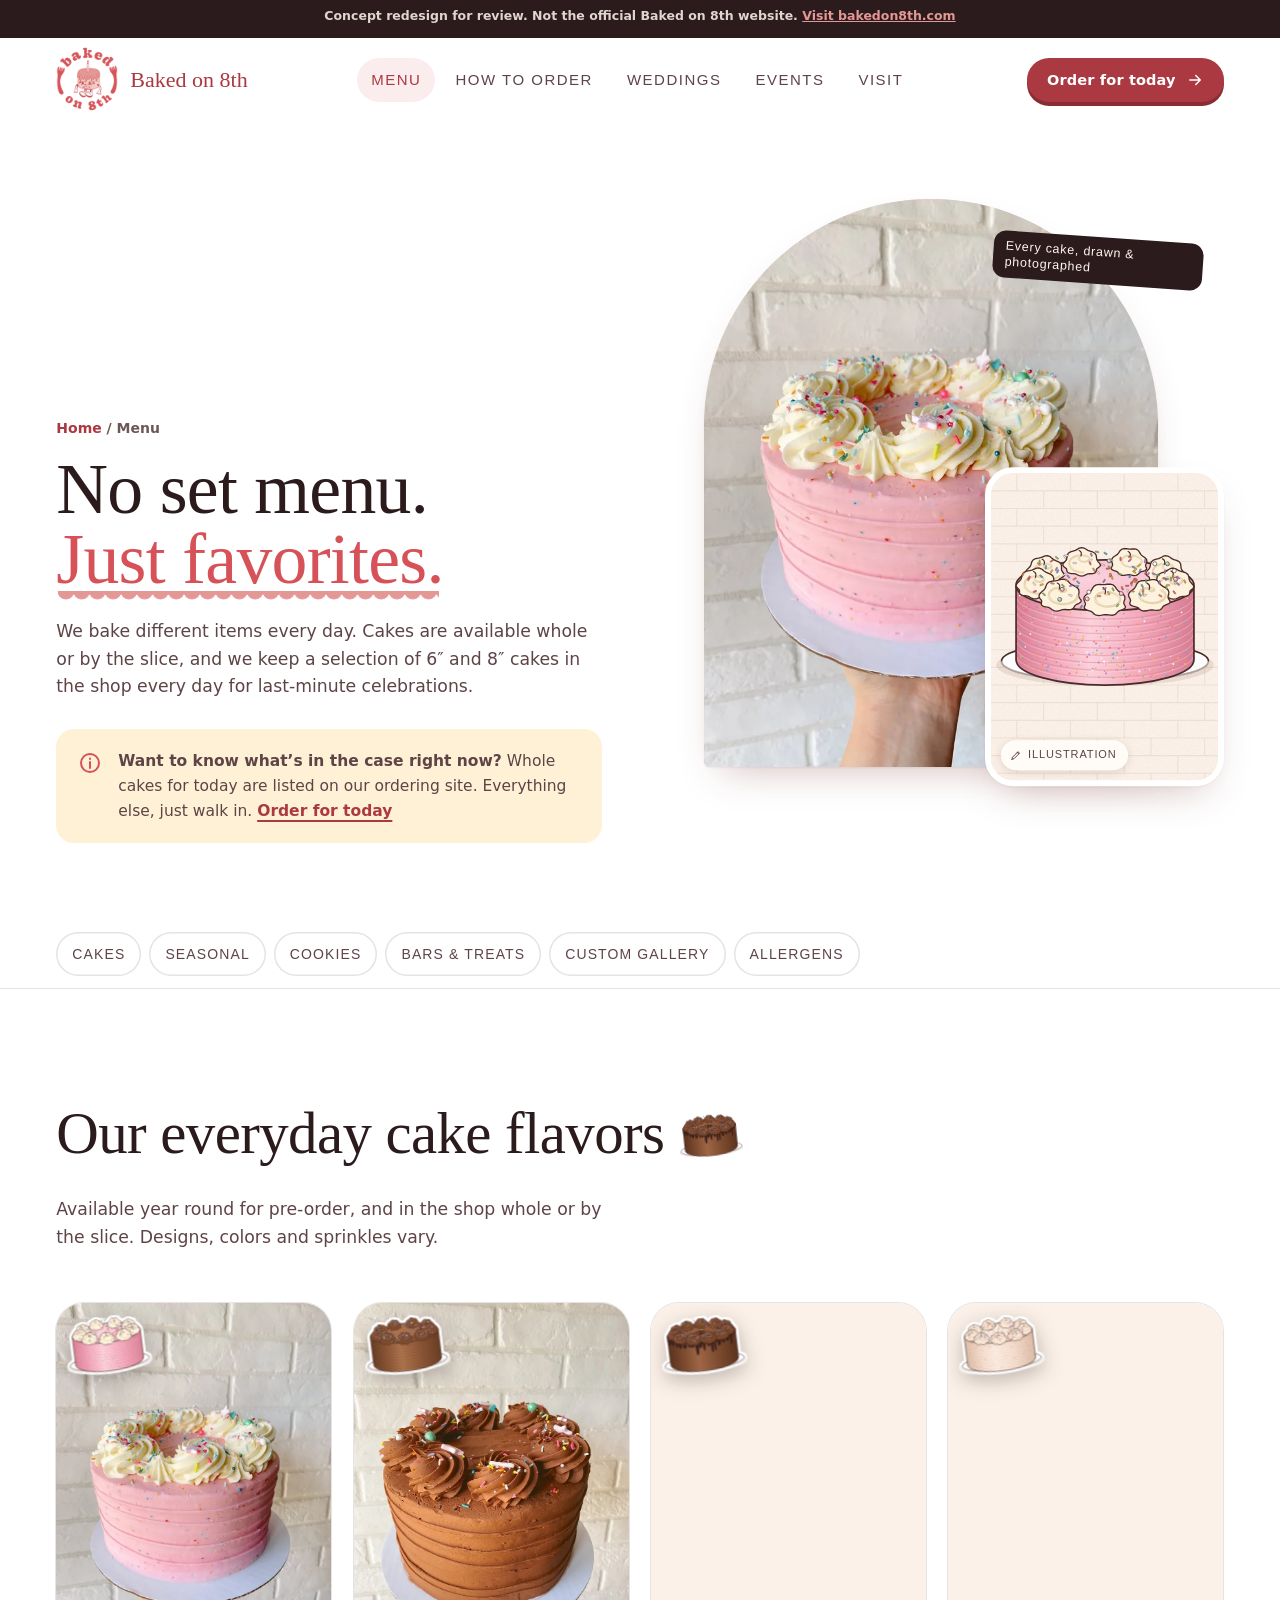
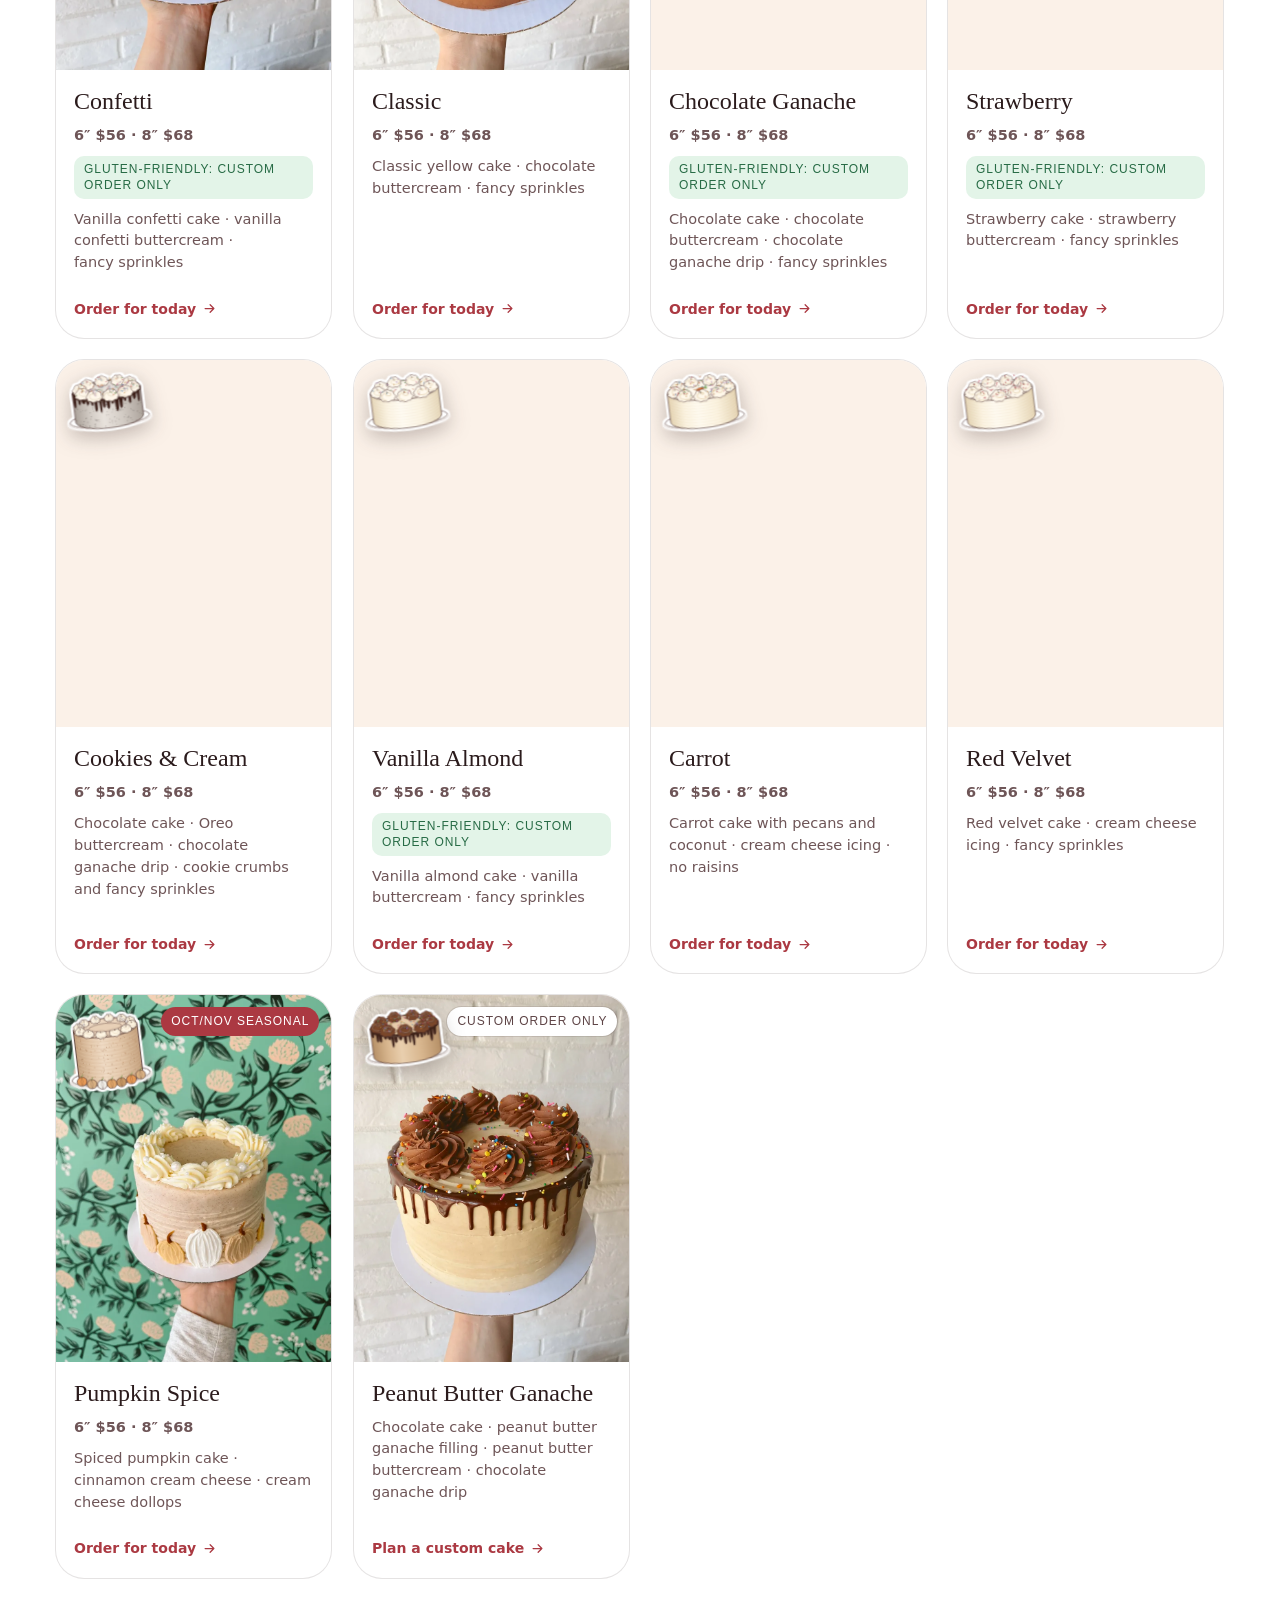
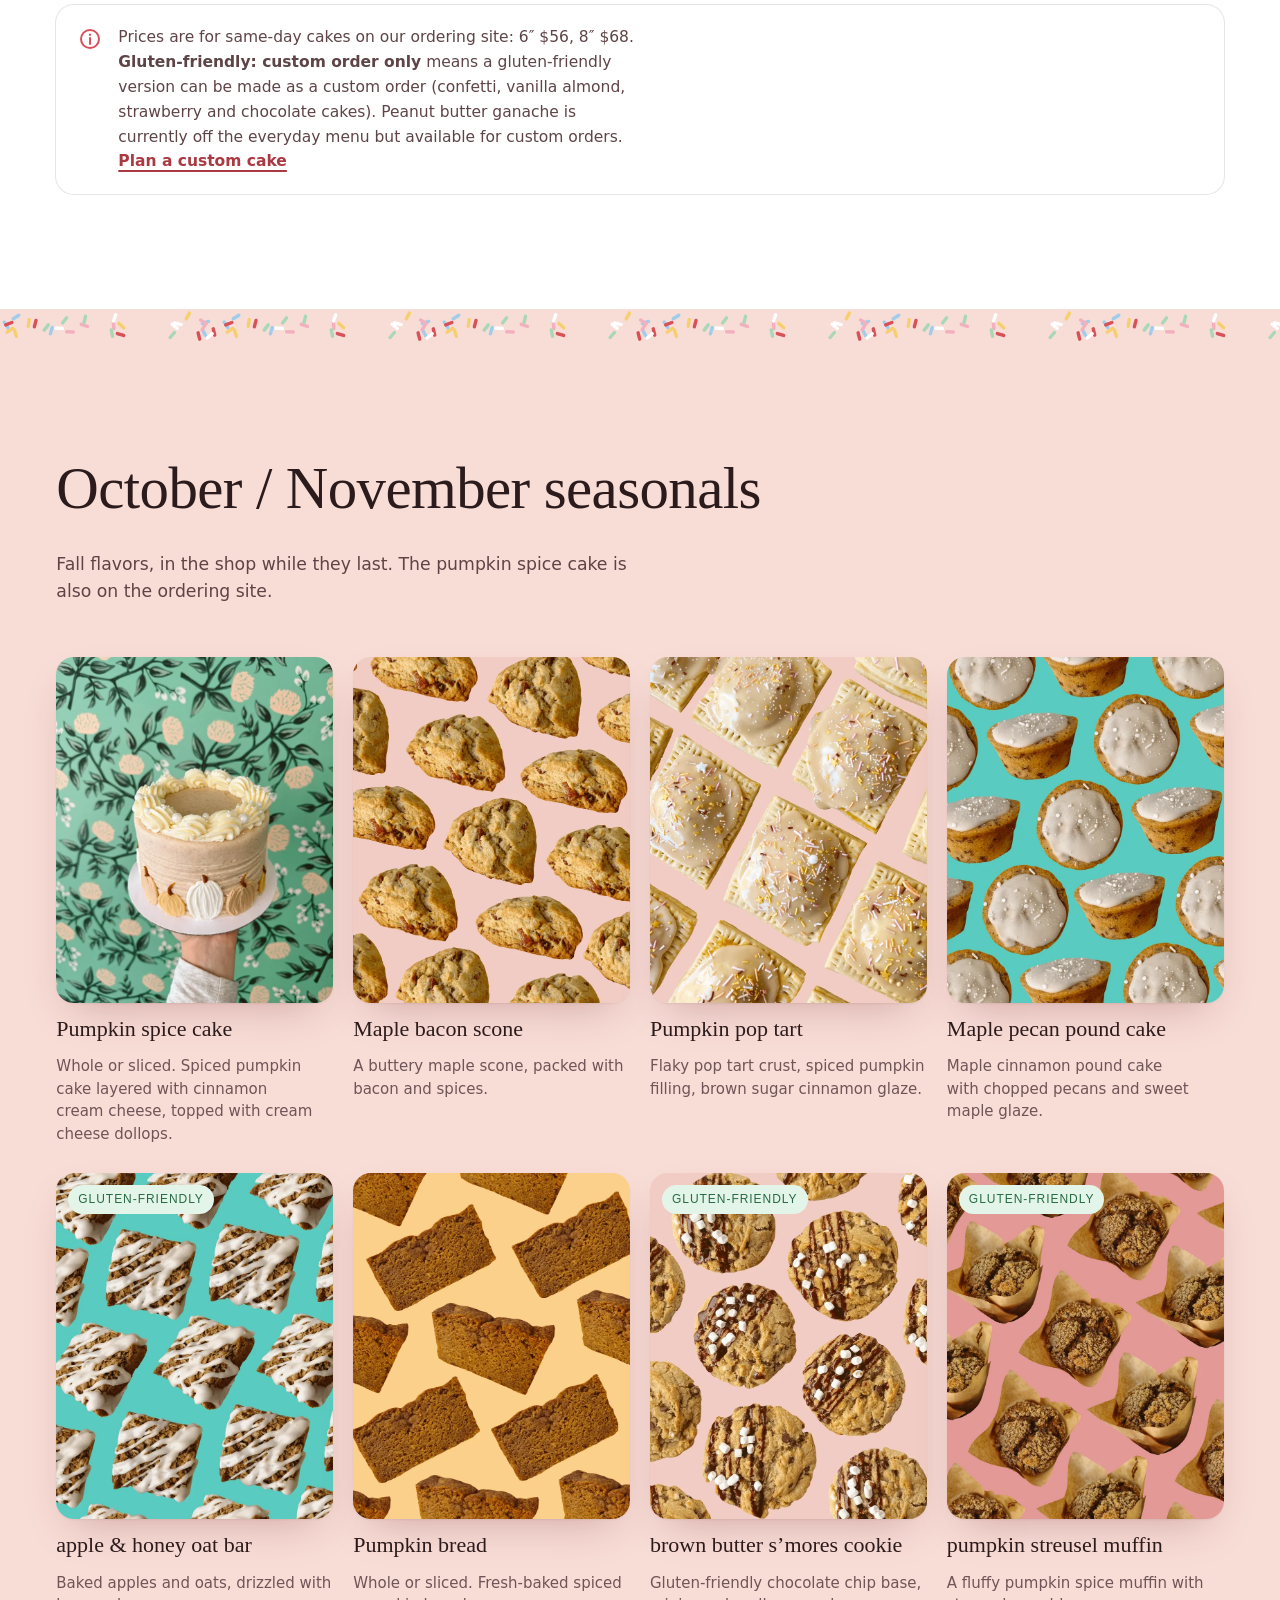
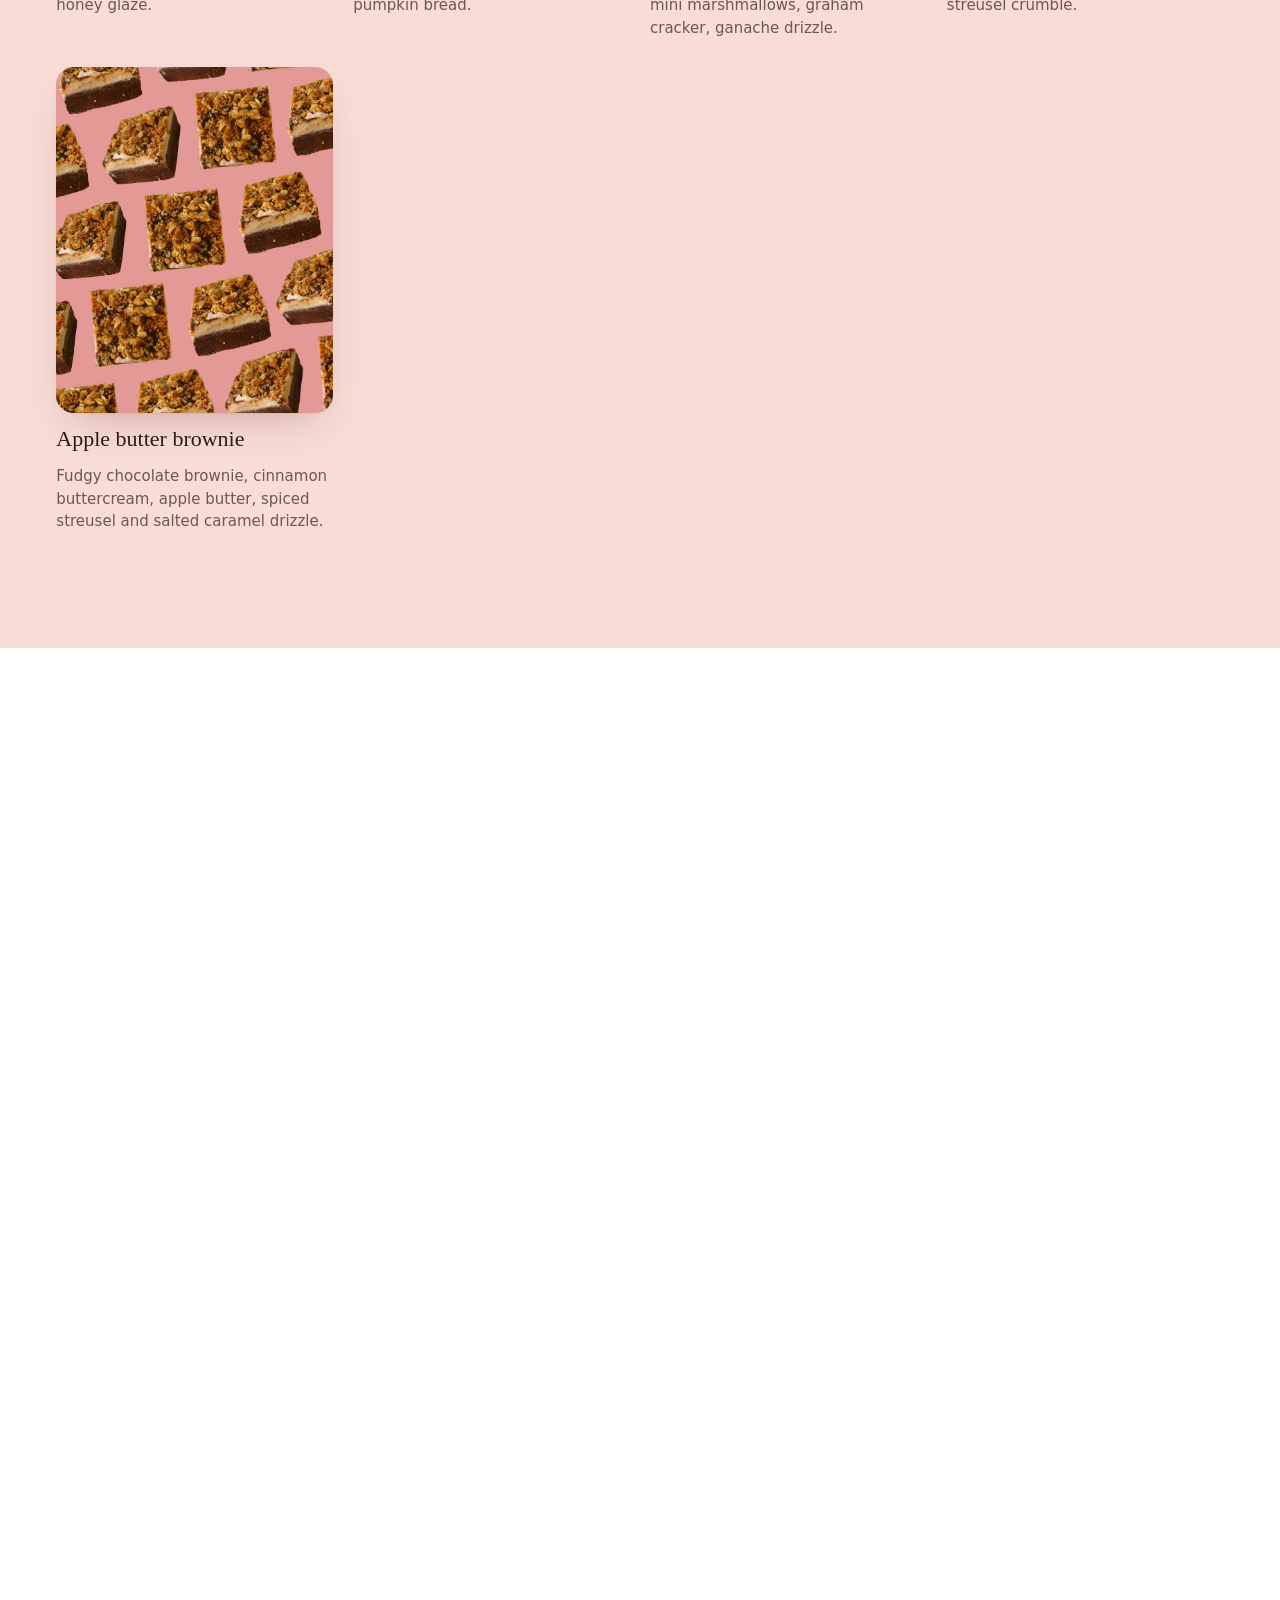
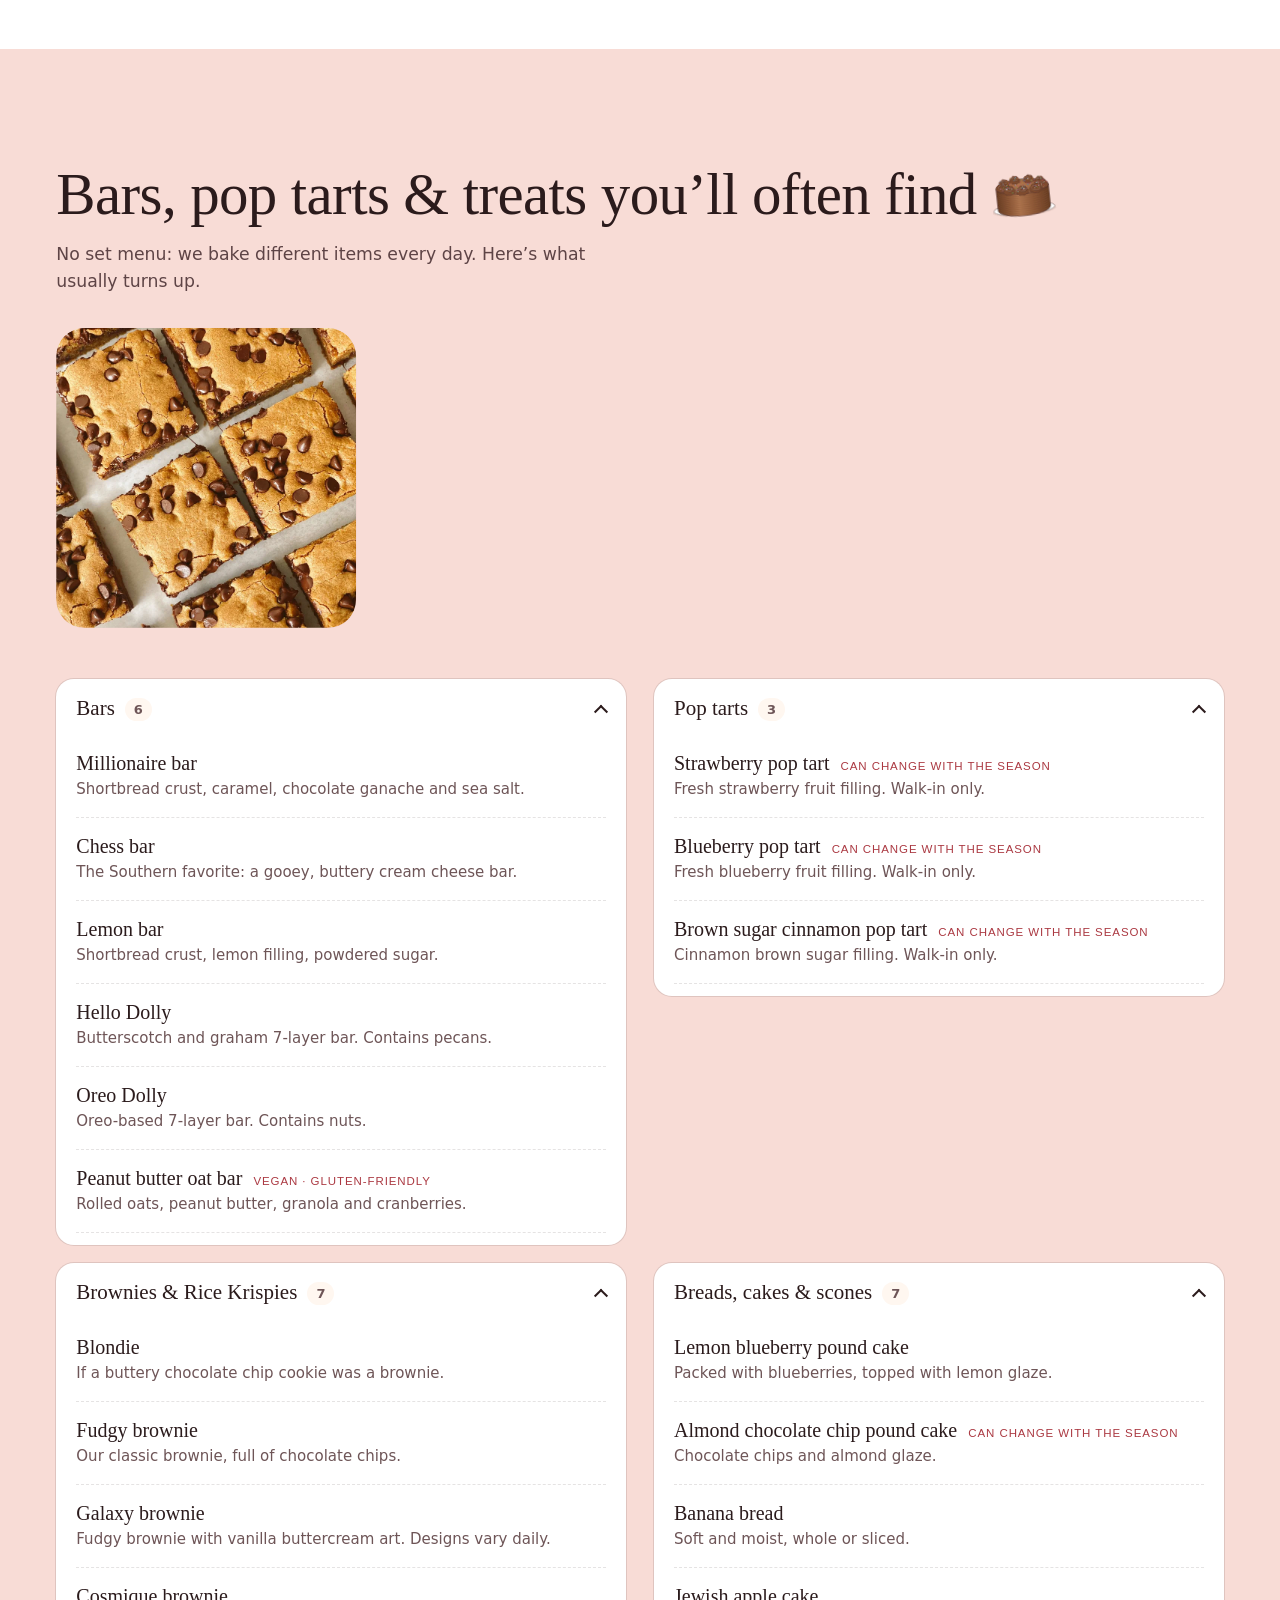
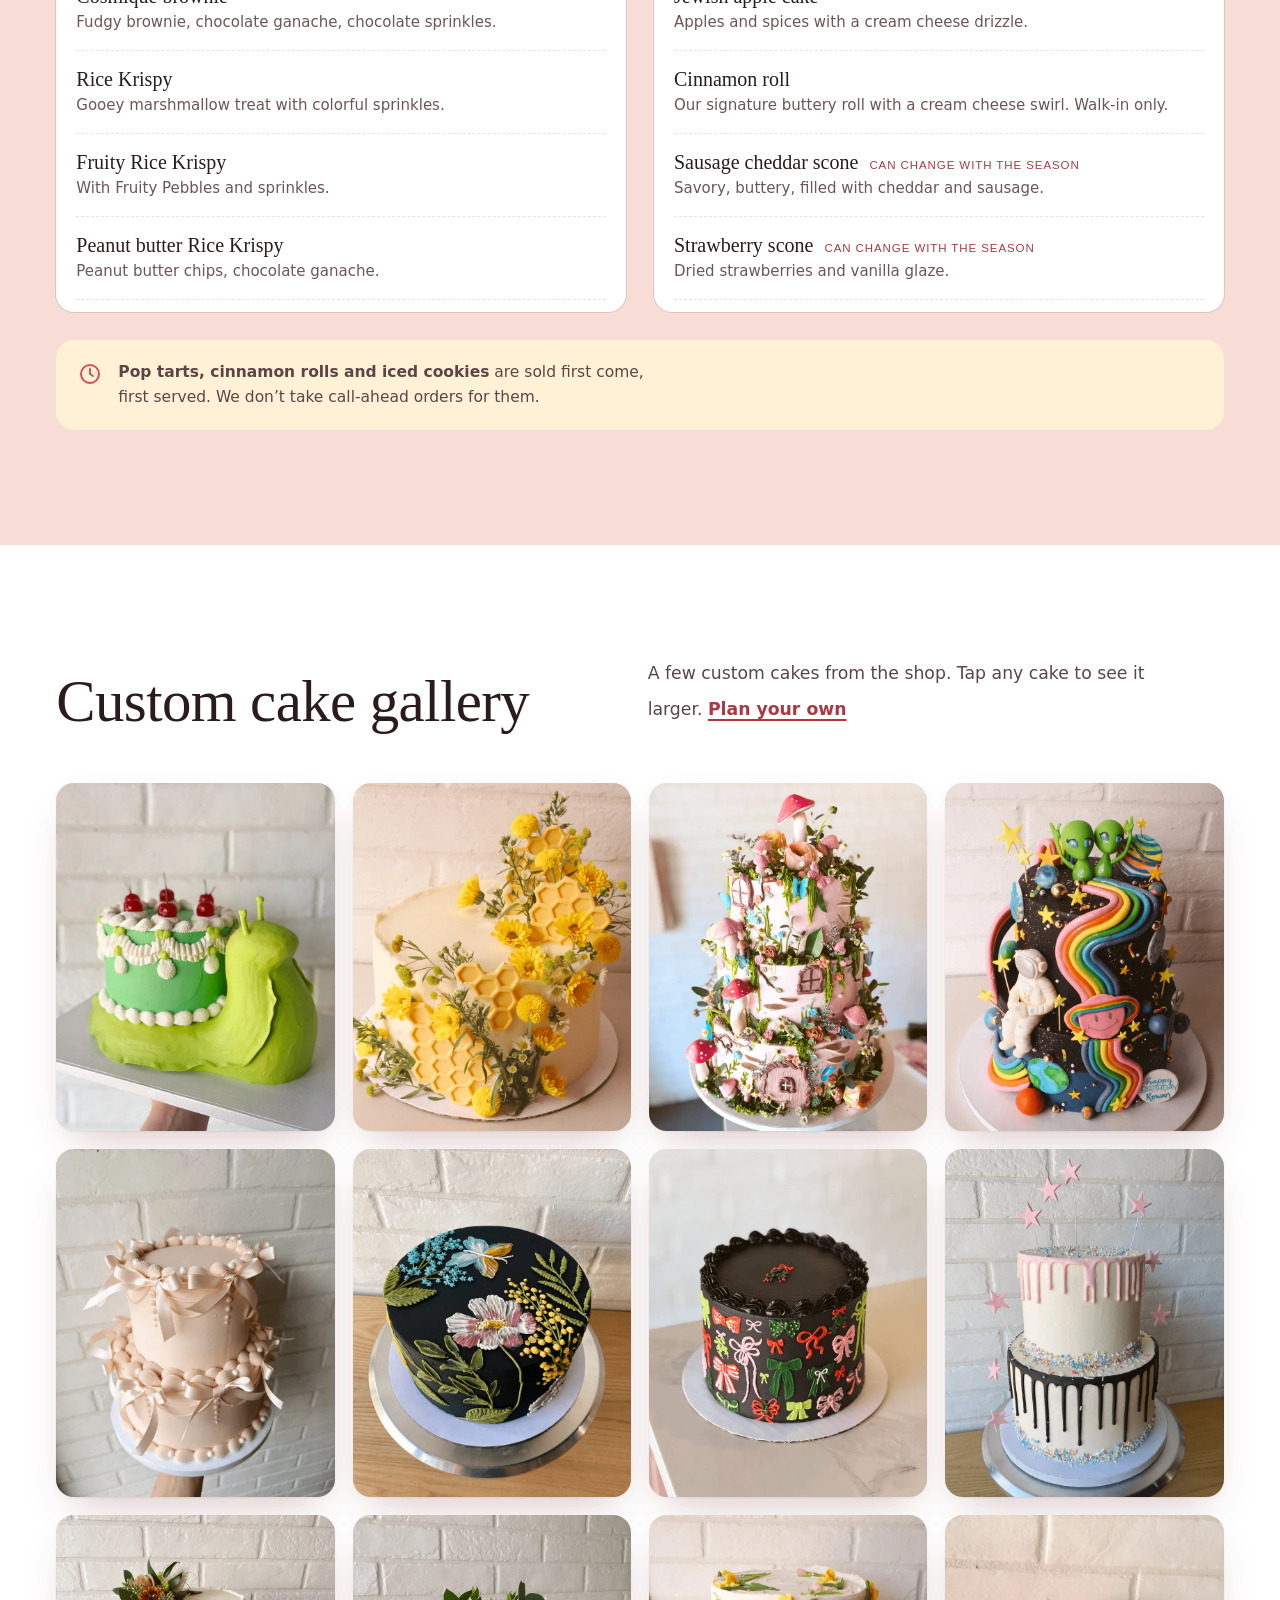
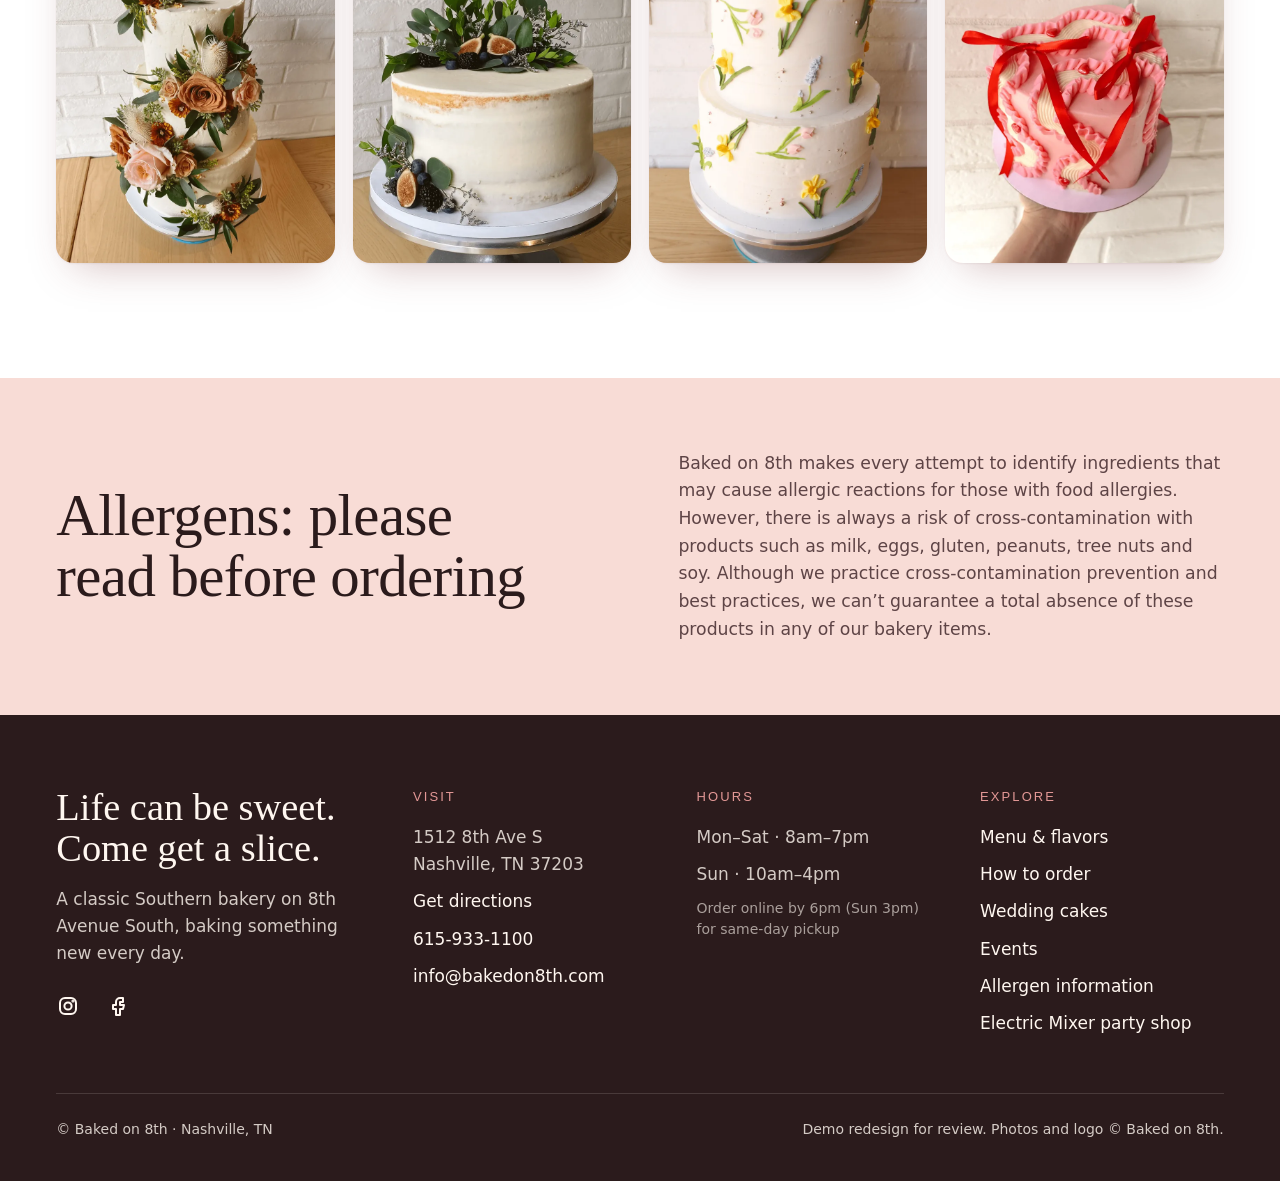
<file: site/menu.html>
<!doctype html>
<html lang="en">
<head>
<meta charset="utf-8">
<meta name="viewport" content="width=device-width, initial-scale=1, viewport-fit=cover">
<title>Our Offerings — Baked on 8th</title>
<meta name="description" content="Cakes, cookies, bars, pop tarts and seasonal bakes at Baked on 8th, Nashville. No set menu: here&#x27;s what we bake and how to get it.">
<meta name="theme-color" content="#FFFFFF">
<meta name="robots" content="noindex, nofollow">
<meta http-equiv="Content-Security-Policy" content="default-src 'self'; script-src 'self' 'sha256-BugV2CaT6Q3Enx1pCgHH2hwfoKYDyPtDdGR/G0UJCxk='; style-src 'self' 'unsafe-inline' https://fonts.googleapis.com; font-src https://fonts.gstatic.com; img-src 'self' data:; frame-src https://www.google.com; connect-src 'self'; form-action 'self'; base-uri 'self'; object-src 'none'; upgrade-insecure-requests">
<meta name="referrer" content="strict-origin-when-cross-origin">
<script>document.documentElement.classList.add('js');setTimeout(function(){if(!window.BO8)document.documentElement.classList.remove('js')},3000)</script>
<link rel="icon" href="assets/img/favicon.ico?v=1793572544" sizes="any">
<link rel="icon" type="image/png" href="assets/img/favicon.png?v=1793572544">
<link rel="apple-touch-icon" href="assets/img/apple-touch-icon.png?v=1793572544">
<link rel="preconnect" href="https://fonts.googleapis.com">
<link rel="preconnect" href="https://fonts.gstatic.com" crossorigin>
<link href="https://fonts.googleapis.com/css2?family=Concert+One&family=Figtree:wght@400;500;600;700&family=Shrikhand&display=swap" rel="stylesheet">
<link rel="stylesheet" href="assets/css/site.css?v=1793579905">
<script src="assets/js/site.js?v=1793579885" defer></script>
</head>
<body>
<a class="skip" href="#main">Skip to content</a>
<p class="concept-bar">Concept redesign for review. Not the official Baked on 8th website. <a href="https://www.bakedon8th.com/">Visit bakedon8th.com</a></p>
<header class="site-header">
  <div class="wrap header-inner">
    <a class="brand" href="index.html" aria-label="Baked on 8th, home"><img src="assets/img/logo-160.webp" width="160" height="172" alt=""><span>Baked on 8th</span></a>
    <nav class="nav" aria-label="Main"><a href="menu.html" aria-current="page">Menu</a><a href="order.html">How to order</a><a href="weddings.html">Weddings</a><a href="events.html">Events</a><a href="index.html#visit">Visit</a></nav>
    <div class="header-actions">
      <a class="btn btn-sm" href="https://bakedon8th.square.site/" data-cta="sameday"><span data-cta-label>Order for today</span> <svg class="arrow" viewBox="0 0 24 24" width="18" height="18" fill="none" stroke="currentColor" stroke-width="2" stroke-linecap="round" stroke-linejoin="round" aria-hidden="true"><path d="M5 12h14M13 6l6 6-6 6"/></svg></a>
      <button class="menu-btn" type="button" aria-label="Open menu" aria-expanded="false" aria-controls="mobile-nav"><svg class="" viewBox="0 0 24 24" width="22" height="22" fill="none" stroke="currentColor" stroke-width="2" stroke-linecap="round" stroke-linejoin="round" aria-hidden="true"><path d="M4 7h16M4 12h16M4 17h16"/></svg></button>
    </div>
  </div>
</header>
<div class="mobile-nav" id="mobile-nav" aria-hidden="true" role="dialog" aria-modal="true" aria-label="Site menu">
  <div class="top"><img src="assets/img/logo-160.webp" width="56" height="60" alt="Baked on 8th" style="filter:brightness(0) invert(1)"><button class="close" type="button" aria-label="Close menu"><svg class="" viewBox="0 0 24 24" width="22" height="22" fill="none" stroke="currentColor" stroke-width="2" stroke-linecap="round" stroke-linejoin="round" aria-hidden="true"><path d="M6 6l12 12M18 6L6 18"/></svg></button></div>
  <nav aria-label="Mobile"><a href="index.html">Home</a><a href="menu.html">Menu</a><a href="order.html">How to order</a><a href="weddings.html">Weddings</a><a href="events.html">Events</a><a href="index.html#visit">Visit</a></nav>
  <p class="meta">1512 8th Ave S, Nashville · <a href="tel:+16159331100">615-933-1100</a></p>
</div>
<div class="action-bar" aria-label="Quick actions">
  <a class="primary" href="https://bakedon8th.square.site/" data-cta="sameday"><svg class="" viewBox="0 0 24 24" width="18" height="18" fill="none" stroke="currentColor" stroke-width="2" stroke-linecap="round" stroke-linejoin="round" aria-hidden="true"><path d="M5 8h14l-1 12H6L5 8z"/><path d="M9 8V6a3 3 0 0 1 6 0v2"/></svg> <span data-cta-label>Order for today</span></a>
  <a class="call" href="tel:+16159331100"><svg class="" viewBox="0 0 24 24" width="18" height="18" fill="none" stroke="currentColor" stroke-width="2" stroke-linecap="round" stroke-linejoin="round" aria-hidden="true"><path d="M5 4h4l2 5-2.5 1.5a11 11 0 0 0 5 5L15 13l5 2v4a2 2 0 0 1-2 2A16 16 0 0 1 3 6a2 2 0 0 1 2-2"/></svg> Call</a>
  <a href="https://www.google.com/maps/search/?api=1&query=Baked+on+8th+1512+8th+Ave+S+Nashville+TN+37203"><svg class="" viewBox="0 0 24 24" width="18" height="18" fill="none" stroke="currentColor" stroke-width="2" stroke-linecap="round" stroke-linejoin="round" aria-hidden="true"><path d="M12 21s-7-6.2-7-11a7 7 0 0 1 14 0c0 4.8-7 11-7 11z"/><circle cx="12" cy="10" r="2.5"/></svg> Directions</a>
</div>
<p id="sr-live" class="sr-only" aria-live="polite"></p>
<script type="application/json" id="shop-hours">{"rows":[{"days":["Mon","Tue","Wed","Thu","Fri","Sat"],"opens":"08:00","closes":"19:00","online_cutoff":"18:00"},{"days":["Sun"],"opens":"10:00","closes":"16:00","online_cutoff":"15:00"}],"closures":[{"date":"2026-11-26","message":"Thanksgiving"},{"date":"2026-12-25","message":"Christmas Day"}]}</script>

<main id="main">
  <section class="page-hero photo">
    <div class="wrap split">
      <div>
        <p class="crumbs hero-in"><a href="index.html">Home</a> / Menu</p>
        <h1 class="hero-in" style="--d:.06s">No set menu. <span class="accent icing">Just favorites.</span></h1>
        <p class="lede hero-in" style="--d:.14s">We bake different items every day. Cakes are available whole or by the slice, and we keep a selection of 6″ and 8″ cakes in the shop every day for last-minute celebrations.</p>
        <div class="notice warm hero-in" style="--d:.2s;margin-top:28px;max-width:36rem">
          <svg class="" viewBox="0 0 24 24" width="20" height="20" fill="none" stroke="currentColor" stroke-width="2" stroke-linecap="round" stroke-linejoin="round" aria-hidden="true"><circle cx="12" cy="12" r="9"/><path d="M12 11v6M12 7.5v.5"/></svg>
          <p><b>Want to know what’s in the case right now?</b> Whole cakes for today are listed on our ordering site. Everything else, just walk in. <a class="link" href="https://bakedon8th.square.site/" data-cta="sameday"><span data-cta-label>Order for today</span></a></p>
        </div>
      </div>
      <div class="stack-photos menu-hero-art">
        <div class="frame arch ratio-45 hero-wipe" style="--d:.1s"><img src="assets/img/cake-confetti-1400.webp" srcset="assets/img/cake-confetti-800.webp 800w, assets/img/cake-confetti-1400.webp 1400w" sizes="(max-width: 900px) 90vw, 40vw" width="1400" height="1867" alt="A confetti cake with pink combed buttercream and cream rosettes, held up against a white brick wall" fetchpriority="high"></div>
        <div class="frame ratio-34 b hero-pop illus-peek" style="--d:.5s" data-parallax=".07">
          <img src="assets/illustrations/cake-confetti.svg" width="600" height="800" alt="The same confetti cake as an illustration">
          <span class="kind-badge" aria-hidden="true"><span class="il"><svg class="" viewBox="0 0 24 24" width="20" height="20" fill="none" stroke="currentColor" stroke-width="2" stroke-linecap="round" stroke-linejoin="round" aria-hidden="true"><path d="M4 20l4-1 11-11-3-3L5 16l-1 4z"/><path d="M14 6l3 3"/></svg> Illustration</span></span>
        </div>
        <span class="clock-note hero-pop menu-peek-note" style="--d:.7s">Every cake, drawn &amp; photographed</span>
      </div>
    </div>
  </section>

  

  <nav class="subnav" aria-label="Menu sections">
    <div class="wrap">
      <a href="#cakes">Cakes</a><a href="#seasonal">Seasonal</a><a href="#cookies">Cookies</a><a href="#treats">Bars &amp; treats</a><a href="#gallery">Custom gallery</a><a href="#allergens">Allergens</a>
    </div>
  </nav>

  <!-- CAKES -->
  <section class="section" id="cakes" aria-labelledby="cakes-h" style="scroll-margin-top:150px">
    <div class="wrap">
      <div class="section-head">
        <div class="reveal">
          <h2 id="cakes-h" class="h-with-cake">Our everyday cake flavors <img src="assets/illustrations/cake-chocolate-ganache-bare.svg" alt="" width="76" height="60"></h2>
        </div>
        <div class="reveal" style="--d:.1s">
          <p class="lede" style="margin:0">Available year round for pre-order, and in the shop whole or by the slice. Designs, colors and sprinkles vary.</p>
        </div>
      </div>
      <div class="cake-grid">
<article class="cake-card reveal" style="--d:0.00s">
  <div class="cake-media">
    
    <img class="cake-sticker" src="assets/illustrations/cake-confetti-bare.svg" width="564" height="416" decoding="async" alt="" aria-hidden="true">
    <img class="v-photo" src="assets/img/cake-confetti-800.webp" srcset="assets/img/cake-confetti-800.webp 800w, assets/img/cake-confetti-1400.webp 1400w" sizes="(max-width: 760px) 50vw, (max-width: 1100px) 33vw, 25vw" width="800" height="1067" loading="lazy" decoding="async" alt="A Confetti cake from the shop: pink combed buttercream, a ring of cream rosettes and rainbow sprinkles">
  </div>
  <div class="cake-body">
    <h3>Confetti</h3>
    <p class="price">6″ $56 · 8″ $68</p><p class="cake-gf"><span class="tag gf">Gluten-friendly: custom order only</span></p>
    <p class="layers">Vanilla confetti cake · vanilla confetti buttercream · fancy sprinkles</p>
    <a class="cake-order" href="https://bakedon8th.square.site/" data-cta="sameday"><span data-cta-label>Order for today</span> <svg class="" viewBox="0 0 24 24" width="15" height="15" fill="none" stroke="currentColor" stroke-width="2" stroke-linecap="round" stroke-linejoin="round" aria-hidden="true"><path d="M5 12h14M13 6l6 6-6 6"/></svg></a>
  </div>
</article>
<article class="cake-card reveal" style="--d:0.08s">
  <div class="cake-media">
    
    <img class="cake-sticker" src="assets/illustrations/cake-classic-bare.svg" width="564" height="416" decoding="async" alt="" aria-hidden="true">
    <img class="v-photo" src="assets/img/cake-classic-800.webp" srcset="assets/img/cake-classic-800.webp 800w, assets/img/cake-classic-1400.webp 1400w" sizes="(max-width: 760px) 50vw, (max-width: 1100px) 33vw, 25vw" width="800" height="1067" loading="lazy" decoding="async" alt="A Classic cake from the shop: chocolate combed buttercream with chocolate rosettes, sprinkles and sugar pearls">
  </div>
  <div class="cake-body">
    <h3>Classic</h3>
    <p class="price">6″ $56 · 8″ $68</p>
    <p class="layers">Classic yellow cake · chocolate buttercream · fancy sprinkles</p>
    <a class="cake-order" href="https://bakedon8th.square.site/" data-cta="sameday"><span data-cta-label>Order for today</span> <svg class="" viewBox="0 0 24 24" width="15" height="15" fill="none" stroke="currentColor" stroke-width="2" stroke-linecap="round" stroke-linejoin="round" aria-hidden="true"><path d="M5 12h14M13 6l6 6-6 6"/></svg></a>
  </div>
</article>
<article class="cake-card reveal" style="--d:0.16s">
  <div class="cake-media">
    
    <img class="cake-sticker" src="assets/illustrations/cake-chocolate-ganache-bare.svg" width="564" height="416" decoding="async" alt="" aria-hidden="true">
    <img class="v-photo" src="assets/img/cake-ganache-800.webp" srcset="assets/img/cake-ganache-800.webp 800w, assets/img/cake-ganache-1400.webp 1400w" sizes="(max-width: 760px) 50vw, (max-width: 1100px) 33vw, 25vw" width="800" height="1067" loading="lazy" decoding="async" alt="A Chocolate Ganache cake from the shop: chocolate buttercream, a dark ganache drip and a crown of chocolate rosettes">
  </div>
  <div class="cake-body">
    <h3>Chocolate Ganache</h3>
    <p class="price">6″ $56 · 8″ $68</p><p class="cake-gf"><span class="tag gf">Gluten-friendly: custom order only</span></p>
    <p class="layers">Chocolate cake · chocolate buttercream · chocolate ganache drip · fancy sprinkles</p>
    <a class="cake-order" href="https://bakedon8th.square.site/" data-cta="sameday"><span data-cta-label>Order for today</span> <svg class="" viewBox="0 0 24 24" width="15" height="15" fill="none" stroke="currentColor" stroke-width="2" stroke-linecap="round" stroke-linejoin="round" aria-hidden="true"><path d="M5 12h14M13 6l6 6-6 6"/></svg></a>
  </div>
</article>
<article class="cake-card reveal" style="--d:0.24s">
  <div class="cake-media">
    
    <img class="cake-sticker" src="assets/illustrations/cake-strawberry-bare.svg" width="564" height="416" decoding="async" alt="" aria-hidden="true">
    <img class="v-photo" src="assets/img/cake-strawberry-800.webp" srcset="assets/img/cake-strawberry-800.webp 800w, assets/img/cake-strawberry-1400.webp 1400w" sizes="(max-width: 760px) 50vw, (max-width: 1100px) 33vw, 25vw" width="800" height="1067" loading="lazy" decoding="async" alt="A Strawberry cake from the shop: pale pink strawberry buttercream with pink-cream rosettes and rainbow sprinkles">
  </div>
  <div class="cake-body">
    <h3>Strawberry</h3>
    <p class="price">6″ $56 · 8″ $68</p><p class="cake-gf"><span class="tag gf">Gluten-friendly: custom order only</span></p>
    <p class="layers">Strawberry cake · strawberry buttercream · fancy sprinkles</p>
    <a class="cake-order" href="https://bakedon8th.square.site/" data-cta="sameday"><span data-cta-label>Order for today</span> <svg class="" viewBox="0 0 24 24" width="15" height="15" fill="none" stroke="currentColor" stroke-width="2" stroke-linecap="round" stroke-linejoin="round" aria-hidden="true"><path d="M5 12h14M13 6l6 6-6 6"/></svg></a>
  </div>
</article>
<article class="cake-card reveal" style="--d:0.00s">
  <div class="cake-media">
    
    <img class="cake-sticker" src="assets/illustrations/cake-cookies-and-cream-bare.svg" width="564" height="416" decoding="async" alt="" aria-hidden="true">
    <img class="v-photo" src="assets/img/cake-cookies-cream-800.webp" srcset="assets/img/cake-cookies-cream-800.webp 800w, assets/img/cake-cookies-cream-1400.webp 1400w" sizes="(max-width: 760px) 50vw, (max-width: 1100px) 33vw, 25vw" width="800" height="1067" loading="lazy" decoding="async" alt="A Cookies &amp; Cream cake from the shop: speckled Oreo buttercream, a ganache drip, cookie crumbs and white rosettes">
  </div>
  <div class="cake-body">
    <h3>Cookies &amp; Cream</h3>
    <p class="price">6″ $56 · 8″ $68</p>
    <p class="layers">Chocolate cake · Oreo buttercream · chocolate ganache drip · cookie crumbs and fancy sprinkles</p>
    <a class="cake-order" href="https://bakedon8th.square.site/" data-cta="sameday"><span data-cta-label>Order for today</span> <svg class="" viewBox="0 0 24 24" width="15" height="15" fill="none" stroke="currentColor" stroke-width="2" stroke-linecap="round" stroke-linejoin="round" aria-hidden="true"><path d="M5 12h14M13 6l6 6-6 6"/></svg></a>
  </div>
</article>
<article class="cake-card reveal" style="--d:0.08s">
  <div class="cake-media">
    
    <img class="cake-sticker" src="assets/illustrations/cake-vanilla-almond-bare.svg" width="564" height="416" decoding="async" alt="" aria-hidden="true">
    <img class="v-photo" src="assets/img/cake-vanilla-almond-800.webp" srcset="assets/img/cake-vanilla-almond-800.webp 800w, assets/img/cake-vanilla-almond-1400.webp 1400w" sizes="(max-width: 760px) 50vw, (max-width: 1100px) 33vw, 25vw" width="800" height="1067" loading="lazy" decoding="async" alt="A Vanilla Almond cake from the shop: ivory vanilla buttercream with white rosettes and a few rainbow sprinkles">
  </div>
  <div class="cake-body">
    <h3>Vanilla Almond</h3>
    <p class="price">6″ $56 · 8″ $68</p><p class="cake-gf"><span class="tag gf">Gluten-friendly: custom order only</span></p>
    <p class="layers">Vanilla almond cake · vanilla buttercream · fancy sprinkles</p>
    <a class="cake-order" href="https://bakedon8th.square.site/" data-cta="sameday"><span data-cta-label>Order for today</span> <svg class="" viewBox="0 0 24 24" width="15" height="15" fill="none" stroke="currentColor" stroke-width="2" stroke-linecap="round" stroke-linejoin="round" aria-hidden="true"><path d="M5 12h14M13 6l6 6-6 6"/></svg></a>
  </div>
</article>
<article class="cake-card reveal" style="--d:0.16s">
  <div class="cake-media">
    
    <img class="cake-sticker" src="assets/illustrations/cake-carrot-bare.svg" width="564" height="416" decoding="async" alt="" aria-hidden="true">
    <img class="v-photo" src="assets/img/cake-carrot-800.webp" srcset="assets/img/cake-carrot-800.webp 800w, assets/img/cake-carrot-1400.webp 1400w" sizes="(max-width: 760px) 50vw, (max-width: 1100px) 33vw, 25vw" width="800" height="1067" loading="lazy" decoding="async" alt="A Carrot cake from the shop: ivory cream cheese icing, white rosettes, sprinkles and a little piped carrot on top">
  </div>
  <div class="cake-body">
    <h3>Carrot</h3>
    <p class="price">6″ $56 · 8″ $68</p>
    <p class="layers">Carrot cake with pecans and coconut · cream cheese icing · no raisins</p>
    <a class="cake-order" href="https://bakedon8th.square.site/" data-cta="sameday"><span data-cta-label>Order for today</span> <svg class="" viewBox="0 0 24 24" width="15" height="15" fill="none" stroke="currentColor" stroke-width="2" stroke-linecap="round" stroke-linejoin="round" aria-hidden="true"><path d="M5 12h14M13 6l6 6-6 6"/></svg></a>
  </div>
</article>
<article class="cake-card reveal" style="--d:0.24s">
  <div class="cake-media">
    
    <img class="cake-sticker" src="assets/illustrations/cake-red-velvet-bare.svg" width="564" height="416" decoding="async" alt="" aria-hidden="true">
    <img class="v-photo" src="assets/img/cake-red-velvet-800.webp" srcset="assets/img/cake-red-velvet-800.webp 800w, assets/img/cake-red-velvet-1400.webp 1400w" sizes="(max-width: 760px) 50vw, (max-width: 1100px) 33vw, 25vw" width="800" height="1067" loading="lazy" decoding="async" alt="A Red Velvet cake from the shop: ivory cream cheese icing with white rosettes and red and white sprinkles">
  </div>
  <div class="cake-body">
    <h3>Red Velvet</h3>
    <p class="price">6″ $56 · 8″ $68</p>
    <p class="layers">Red velvet cake · cream cheese icing · fancy sprinkles</p>
    <a class="cake-order" href="https://bakedon8th.square.site/" data-cta="sameday"><span data-cta-label>Order for today</span> <svg class="" viewBox="0 0 24 24" width="15" height="15" fill="none" stroke="currentColor" stroke-width="2" stroke-linecap="round" stroke-linejoin="round" aria-hidden="true"><path d="M5 12h14M13 6l6 6-6 6"/></svg></a>
  </div>
</article>
<article class="cake-card reveal" style="--d:0.00s">
  <div class="cake-media">
    <span class="tag hot">Oct/Nov seasonal</span>
    <img class="cake-sticker" src="assets/illustrations/cake-pumpkin-spice-bare.svg" width="564" height="416" decoding="async" alt="" aria-hidden="true">
    <img class="v-photo" src="assets/img/seas-pumpkin-cake-800.webp" srcset="assets/img/seas-pumpkin-cake-800.webp 800w, assets/img/seas-pumpkin-cake-1400.webp 1400w" sizes="(max-width: 760px) 50vw, (max-width: 1100px) 33vw, 25vw" width="800" height="1067" loading="lazy" decoding="async" alt="A Pumpkin Spice cake from the shop: a tall cinnamon-speckled cake with cream cheese dollops and a ring of little pumpkins at the base">
  </div>
  <div class="cake-body">
    <h3>Pumpkin Spice</h3>
    <p class="price">6″ $56 · 8″ $68</p>
    <p class="layers">Spiced pumpkin cake · cinnamon cream cheese · cream cheese dollops</p>
    <a class="cake-order" href="https://bakedon8th.square.site/" data-cta="sameday"><span data-cta-label>Order for today</span> <svg class="" viewBox="0 0 24 24" width="15" height="15" fill="none" stroke="currentColor" stroke-width="2" stroke-linecap="round" stroke-linejoin="round" aria-hidden="true"><path d="M5 12h14M13 6l6 6-6 6"/></svg></a>
  </div>
</article>
<article class="cake-card reveal" style="--d:0.08s">
  <div class="cake-media">
    <span class="tag">Custom order only</span>
    <img class="cake-sticker" src="assets/illustrations/cake-peanut-butter-ganache-bare.svg" width="564" height="416" decoding="async" alt="" aria-hidden="true">
    <img class="v-photo" src="assets/img/cake-pb-ganache-800.webp" srcset="assets/img/cake-pb-ganache-800.webp 800w, assets/img/cake-pb-ganache-1400.webp 1400w" sizes="(max-width: 760px) 50vw, (max-width: 1100px) 33vw, 25vw" width="800" height="1067" loading="lazy" decoding="async" alt="A Peanut Butter Ganache cake from the shop: peanut butter buttercream, a chocolate ganache drip and chocolate rosettes">
  </div>
  <div class="cake-body">
    <h3>Peanut Butter Ganache</h3>
    
    <p class="layers">Chocolate cake · peanut butter ganache filling · peanut butter buttercream · chocolate ganache drip</p>
    <a class="cake-order" href="order.html#custom">Plan a custom cake <svg class="" viewBox="0 0 24 24" width="15" height="15" fill="none" stroke="currentColor" stroke-width="2" stroke-linecap="round" stroke-linejoin="round" aria-hidden="true"><path d="M5 12h14M13 6l6 6-6 6"/></svg></a>
  </div>
</article>
      </div>
      <div class="notice reveal" style="margin-top:28px">
        <svg class="" viewBox="0 0 24 24" width="20" height="20" fill="none" stroke="currentColor" stroke-width="2" stroke-linecap="round" stroke-linejoin="round" aria-hidden="true"><circle cx="12" cy="12" r="9"/><path d="M12 11v6M12 7.5v.5"/></svg>
        <p>Prices are for same-day cakes on our ordering site: 6″ $56, 8″ $68. <b>Gluten-friendly: custom order only</b> means a gluten-friendly version can be made as a custom order (confetti, vanilla almond, strawberry and chocolate cakes). Peanut butter ganache is currently off the everyday menu but available for custom orders. <a class="link" href="order.html#custom">Plan a custom cake</a></p>
      </div>
    </div>
  </section>

  <div class="sprinkles" aria-hidden="true"></div>

  <!-- SEASONAL -->
  <section class="section band-blush" id="seasonal" aria-labelledby="seas-h" style="scroll-margin-top:130px">
    <div class="wrap">
      <div class="section-head">
        <div class="reveal"><h2 id="seas-h">October / November seasonals</h2></div>
        <p class="lede reveal" style="--d:.1s">Fall flavors, in the shop while they last. The pumpkin spice cake is also on the ordering site.</p>
      </div>
      <div class="grid-4">
        <article class="card reveal"><div class="frame ratio-45"><img src="assets/img/seas-pumpkin-cake-800.webp" width="800" height="1067" alt="Pumpkin spice cake with cream cheese dollops and little pumpkins, held in front of green floral wallpaper" loading="lazy"></div><h3>Pumpkin spice cake</h3><p>Whole or sliced. Spiced pumpkin cake layered with cinnamon cream cheese, topped with cream cheese dollops.</p></article>
        <article class="card reveal" style="--d:0.06s"><div class="frame ratio-45"><img src="assets/img/seas-maple-bacon-scone-800.webp" width="800" height="1035" alt="Maple bacon scones on a pink background" loading="lazy"></div><h3>Maple bacon scone</h3><p>A buttery maple scone, packed with bacon and spices.</p></article>
        <article class="card reveal" style="--d:0.12s"><div class="frame ratio-45"><img src="assets/img/seas-pumpkin-poptart-800.webp" width="800" height="1035" alt="Rows of pumpkin pop tarts with glaze and sprinkles on a pale pink background" loading="lazy"></div><h3>Pumpkin pop tart</h3><p>Flaky pop tart crust, spiced pumpkin filling, brown sugar cinnamon glaze.</p></article>
        <article class="card reveal" style="--d:0.18s"><div class="frame ratio-45"><img src="assets/img/seas-maple-pecan-pound-800.webp" width="800" height="1035" alt="Maple pecan pound cake slices with glaze on a teal background" loading="lazy"></div><h3>Maple pecan pound cake</h3><p>Maple cinnamon pound cake with chopped pecans and sweet maple glaze.</p></article>
        <article class="card reveal"><div class="frame ratio-45"><span class="tag gf">Gluten-friendly</span><img src="assets/img/seas-gf-apple-oat-bar-800.webp" width="800" height="1035" alt="Apple and honey oat bars with glaze on a teal background" loading="lazy"></div><h3>apple &amp; honey oat bar</h3><p>Baked apples and oats, drizzled with honey glaze.</p></article>
        <article class="card reveal" style="--d:0.06s"><div class="frame ratio-45"><img src="assets/img/seas-pumpkin-bread-800.webp" width="800" height="1035" alt="Slices of pumpkin bread on a yellow background" loading="lazy"></div><h3>Pumpkin bread</h3><p>Whole or sliced. Fresh-baked spiced pumpkin bread.</p></article>
        <article class="card reveal" style="--d:0.12s"><div class="frame ratio-45"><span class="tag gf">Gluten-friendly</span><img src="assets/img/seas-gf-smores-cookie-800.webp" width="800" height="1035" alt="Gluten-friendly brown butter s’mores cookies with marshmallow and chocolate drizzle" loading="lazy"></div><h3>brown butter s’mores cookie</h3><p>Gluten-friendly chocolate chip base, mini marshmallows, graham cracker, ganache drizzle.</p></article>
        <article class="card reveal" style="--d:0.18s"><div class="frame ratio-45"><span class="tag gf">Gluten-friendly</span><img src="assets/img/seas-gf-pumpkin-muffin-800.webp" width="800" height="1035" alt="Gluten-friendly pumpkin streusel muffins on a pink background" loading="lazy"></div><h3>pumpkin streusel muffin</h3><p>A fluffy pumpkin spice muffin with streusel crumble.</p></article>
        <article class="card reveal"><div class="frame ratio-45"><img src="assets/img/seas-apple-butter-brownie-800.webp" width="800" height="1035" alt="Apple butter brownies topped with streusel and caramel on a pink background" loading="lazy"></div><h3>Apple butter brownie</h3><p>Fudgy chocolate brownie, cinnamon buttercream, apple butter, spiced streusel and salted caramel drizzle.</p></article>
      </div>
    </div>
  </section>

  <!-- COOKIES -->
  <section class="section" id="cookies" aria-labelledby="cookies-h" style="scroll-margin-top:130px">
    <div class="wrap split" style="align-items:start">
      <div>
        <h2 id="cookies-h" class="reveal">Thick cookies</h2>
        <p class="lede reveal" style="--d:.1s">Our thick cookie flavors are in the shop every day, plus rotating seasonal flavors.</p>
        <div class="frame ratio-45 reveal-img cookie-photo" style="margin-top:28px;max-width:440px"><img src="assets/img/off-cookies-800.webp" width="800" height="1200" alt="A stack of thick chocolate chip cookies" loading="lazy" style="object-position:50% 60%"></div>
      </div>
      <ul class="menu-list reveal" style="columns:1">
        <li><b>Classic chocolate chip</b><span>The best in town. Don’t @ me.</span></li>
        <li><b>Red velvet white chocolate</b><span>A Southern favorite in cookie form.</span></li>
        <li><b>Milk’s favorite cookie</b><span>Chocolate cookie, chocolate + white chocolate chips, tons of Oreo chunks.</span></li>
        <li><b>Toffee pecan</b><span>Pecans and toffee packed into our classic chocolate chip cookie.</span></li>
        <li><b>Strawberry white chocolate</b><span>Like no other cookie you’ve tasted.</span></li>
        <li><b>Peanut butter white chocolate</b><span>Soft peanut butter cookie with white chocolate chunks.</span></li>
        <li><b>Sprinkle sugar cookie</b><span>Just like your favorite mid-mall cookie.</span></li>
        <li><b>OCP</b><span>Oatmeal cream pie. Ya know the drill.</span></li>
        <li><b>Gluten-friendly chocolate chip</b><span>Good, soft and full of chocolate. Please see our allergen information.</span></li>
      </ul>
    </div>
  </section>

  <!-- TREATS -->
  <section class="section band-blush" id="treats" aria-labelledby="treats-h" style="scroll-margin-top:130px">
    <div class="wrap">
      <div class="section-head">
        <div class="reveal"><h2 id="treats-h" class="h-with-cake">Bars, pop tarts &amp; treats you’ll often find <img src="assets/illustrations/cake-classic-bare.svg" alt="" width="76" height="60"></h2>
          <p class="lede" style="margin:16px 0 0">No set menu: we bake different items every day. Here’s what usually turns up.</p></div>
        <div class="frame ratio-11 reveal-img" style="width:min(300px,100%)"><img src="assets/img/off-sweets-800.webp" width="800" height="1067" alt="A tray of blondies cut into squares" loading="lazy"></div>
      </div>
      <div class="menu-groups reveal">
        <details class="menu-group" open><summary><span>Bars</span> <small>6</small></summary><ul class="menu-list"><li><b>Millionaire bar</b><span>Shortbread crust, caramel, chocolate ganache and sea salt.</span></li><li><b>Chess bar</b><span>The Southern favorite: a gooey, buttery cream cheese bar.</span></li><li><b>Lemon bar</b><span>Shortbread crust, lemon filling, powdered sugar.</span></li><li><b>Hello Dolly</b><span>Butterscotch and graham 7-layer bar. Contains pecans.</span></li><li><b>Oreo Dolly</b><span>Oreo-based 7-layer bar. Contains nuts.</span></li><li><b>Peanut butter oat bar <em>Vegan · gluten-friendly</em></b><span>Rolled oats, peanut butter, granola and cranberries.</span></li></ul></details>
        <details class="menu-group" open><summary><span>Pop tarts</span> <small>3</small></summary><ul class="menu-list"><li><b>Strawberry pop tart <em>Can change with the season</em></b><span>Fresh strawberry fruit filling. Walk-in only.</span></li><li><b>Blueberry pop tart <em>Can change with the season</em></b><span>Fresh blueberry fruit filling. Walk-in only.</span></li><li><b>Brown sugar cinnamon pop tart <em>Can change with the season</em></b><span>Cinnamon brown sugar filling. Walk-in only.</span></li></ul></details>
        <details class="menu-group" open><summary><span>Brownies &amp; Rice Krispies</span> <small>7</small></summary><ul class="menu-list"><li><b>Blondie</b><span>If a buttery chocolate chip cookie was a brownie.</span></li><li><b>Fudgy brownie</b><span>Our classic brownie, full of chocolate chips.</span></li><li><b>Galaxy brownie</b><span>Fudgy brownie with vanilla buttercream art. Designs vary daily.</span></li><li><b>Cosmique brownie</b><span>Fudgy brownie, chocolate ganache, chocolate sprinkles.</span></li><li><b>Rice Krispy</b><span>Gooey marshmallow treat with colorful sprinkles.</span></li><li><b>Fruity Rice Krispy</b><span>With Fruity Pebbles and sprinkles.</span></li><li><b>Peanut butter Rice Krispy</b><span>Peanut butter chips, chocolate ganache.</span></li></ul></details>
        <details class="menu-group" open><summary><span>Breads, cakes &amp; scones</span> <small>7</small></summary><ul class="menu-list"><li><b>Lemon blueberry pound cake</b><span>Packed with blueberries, topped with lemon glaze.</span></li><li><b>Almond chocolate chip pound cake <em>Can change with the season</em></b><span>Chocolate chips and almond glaze.</span></li><li><b>Banana bread</b><span>Soft and moist, whole or sliced.</span></li><li><b>Jewish apple cake</b><span>Apples and spices with a cream cheese drizzle.</span></li><li><b>Cinnamon roll</b><span>Our signature buttery roll with a cream cheese swirl. Walk-in only.</span></li><li><b>Sausage cheddar scone <em>Can change with the season</em></b><span>Savory, buttery, filled with cheddar and sausage.</span></li><li><b>Strawberry scone <em>Can change with the season</em></b><span>Dried strawberries and vanilla glaze.</span></li></ul></details>
      </div>
      <div class="notice warm reveal" style="margin-top:28px"><svg class="" viewBox="0 0 24 24" width="20" height="20" fill="none" stroke="currentColor" stroke-width="2" stroke-linecap="round" stroke-linejoin="round" aria-hidden="true"><circle cx="12" cy="12" r="9"/><path d="M12 7v5l3 2"/></svg><p><b>Pop tarts, cinnamon rolls and iced cookies</b> are sold first come, first served. We don’t take call-ahead orders for them.</p></div>
    </div>
  </section>

  <!-- GALLERY -->
  <section class="section" id="gallery" aria-labelledby="gal-h" style="scroll-margin-top:130px">
    <div class="wrap">
      <div class="section-head">
        <div class="reveal"><h2 id="gal-h">Custom cake gallery</h2></div>
        <p class="lede reveal" style="--d:.1s">A few custom cakes from the shop. Tap any cake to see it larger. <a class="link" href="order.html#custom">Plan your own</a></p>
      </div>
      <div class="grid-4 phone-rail" style="gap:18px" aria-label="Custom cake gallery">
        <button class="gal-btn reveal" type="button" data-lightbox="gal" data-full="assets/img/gal-3-1400.webp"><img src="assets/img/gal-3-800.webp" width="800" height="1067" alt="Green snail-shaped custom cake with cherries" loading="lazy"></button>
        <button class="gal-btn reveal" style="--d:.06s" type="button" data-lightbox="gal" data-full="assets/img/gal-5-1400.webp"><img src="assets/img/gal-5-800.webp" width="800" height="1000" alt="Cake with yellow flowers and honeycomb" loading="lazy"></button>
        <button class="gal-btn reveal" style="--d:.12s" type="button" data-lightbox="gal" data-full="assets/img/gal-4-1400.webp"><img src="assets/img/gal-4-800.webp" width="800" height="1000" alt="Three-tier fairy-garden cake with mushrooms and flowers" loading="lazy"></button>
        <button class="gal-btn reveal" style="--d:.18s" type="button" data-lightbox="gal" data-full="assets/img/gal-6-1400.webp"><img src="assets/img/gal-6-800.webp" width="800" height="1000" alt="Galaxy cake with rainbow swirl, astronaut and aliens" loading="lazy"></button>
        <button class="gal-btn reveal" type="button" data-lightbox="gal" data-full="assets/img/gal-7-1400.webp"><img src="assets/img/gal-7-800.webp" width="800" height="1000" alt="Blush two-tier cake with ribbon bows" loading="lazy"></button>
        <button class="gal-btn reveal" style="--d:.06s" type="button" data-lightbox="gal" data-full="assets/img/gal-2-1400.webp"><img src="assets/img/gal-2-800.webp" width="800" height="1000" alt="Black cake with hand-piped wildflowers" loading="lazy"></button>
        <button class="gal-btn reveal" style="--d:.12s" type="button" data-lightbox="gal" data-full="assets/img/gal-9-1400.webp"><img src="assets/img/gal-9-800.webp" width="800" height="1000" alt="Black cake decorated with red and green bows" loading="lazy"></button>
        <button class="gal-btn reveal" style="--d:.18s" type="button" data-lightbox="gal" data-full="assets/img/gal-11-1400.webp"><img src="assets/img/gal-11-800.webp" width="800" height="1000" alt="Two-tier pink and black drip cake with star sprinkles" loading="lazy"></button>
        <button class="gal-btn reveal" type="button" data-lightbox="gal" data-full="assets/img/gal-12-1400.webp"><img src="assets/img/gal-12-800.webp" width="800" height="1000" alt="Two-tier cake with peach and rust flowers" loading="lazy"></button>
        <button class="gal-btn reveal" style="--d:.06s" type="button" data-lightbox="gal" data-full="assets/img/gal-13-1400.webp"><img src="assets/img/gal-13-800.webp" width="800" height="1000" alt="Semi-naked cake with figs and greenery" loading="lazy"></button>
        <button class="gal-btn reveal" style="--d:.12s" type="button" data-lightbox="gal" data-full="assets/img/gal-14-1400.webp"><img src="assets/img/gal-14-800.webp" width="800" height="1000" alt="Two-tier white cake with piped daffodils" loading="lazy"></button>
        <button class="gal-btn reveal" style="--d:.18s" type="button" data-lightbox="gal" data-full="assets/img/gal-15-1400.webp"><img src="assets/img/gal-15-800.webp" width="800" height="1000" alt="Pink heart cake with a red ribbon" loading="lazy"></button>
      </div>
    </div>
  </section>

  <!-- ALLERGENS -->
  <section class="section band-blush" id="allergens" aria-labelledby="all-h" style="scroll-margin-top:130px;padding-block:72px">
    <div class="wrap split">
      <div><h2 id="all-h">Allergens: please read before ordering</h2></div>
      <p class="lede" style="margin:0">Baked on 8th makes every attempt to identify ingredients that may cause allergic reactions for those with food allergies. However, there is always a risk of cross-contamination with products such as milk, eggs, gluten, peanuts, tree nuts and soy. Although we practice cross-contamination prevention and best practices, we can’t guarantee a total absence of these products in any of our bakery items.</p>
    </div>
  </section>
</main>

<footer class="site-footer">
  <div class="wrap">
    <div class="footer-grid">
      <div>
        <p class="footer-big">Life can be sweet.<br>Come get a slice.</p>
        <p>A classic Southern bakery on 8th Avenue South, baking something new every day.</p>
        <p class="social"><a href="https://www.instagram.com/bakedon8th" aria-label="Instagram"><svg class="" viewBox="0 0 24 24" width="24" height="24" fill="none" stroke="currentColor" stroke-width="2" stroke-linecap="round" stroke-linejoin="round" aria-hidden="true"><rect x="4" y="4" width="16" height="16" rx="5"/><circle cx="12" cy="12" r="3.6"/><circle cx="17" cy="7" r=".6"/></svg></a><a href="https://www.facebook.com/bakedon8th" aria-label="Facebook"><svg class="" viewBox="0 0 24 24" width="24" height="24" fill="none" stroke="currentColor" stroke-width="2" stroke-linecap="round" stroke-linejoin="round" aria-hidden="true"><path d="M14 8h3V4h-3a4 4 0 0 0-4 4v3H7v4h3v6h4v-6h3l1-4h-4V8z"/></svg></a></p>
      </div>
      <div><h4>Visit</h4><ul><li>1512 8th Ave S<br>Nashville, TN 37203</li><li><a href="https://www.google.com/maps/search/?api=1&query=Baked+on+8th+1512+8th+Ave+S+Nashville+TN+37203">Get directions</a></li><li><a href="tel:+16159331100">615-933-1100</a></li><li><a href="mailto:info@bakedon8th.com">info@bakedon8th.com</a></li></ul></div>
      <div><h4>Hours</h4><ul><li>Mon–Sat · 8am–7pm</li><li>Sun · 10am–4pm</li><li class="small" style="opacity:.75">Order online by 6pm (Sun 3pm) for same-day pickup</li></ul></div>
      <div><h4>Explore</h4><ul><li><a href="menu.html">Menu &amp; flavors</a></li><li><a href="order.html">How to order</a></li><li><a href="weddings.html">Wedding cakes</a></li><li><a href="events.html">Events</a></li><li><a href="menu.html#allergens">Allergen information</a></li><li><a href="https://theelectricmixer.myshopify.com/">Electric Mixer party shop</a></li></ul></div>
    </div>
    <div class="footer-base"><span>© Baked on 8th · Nashville, TN</span><span>Demo redesign for review. Photos and logo © Baked on 8th.</span></div>
  </div>
</footer>
</body>
</html>
</file>
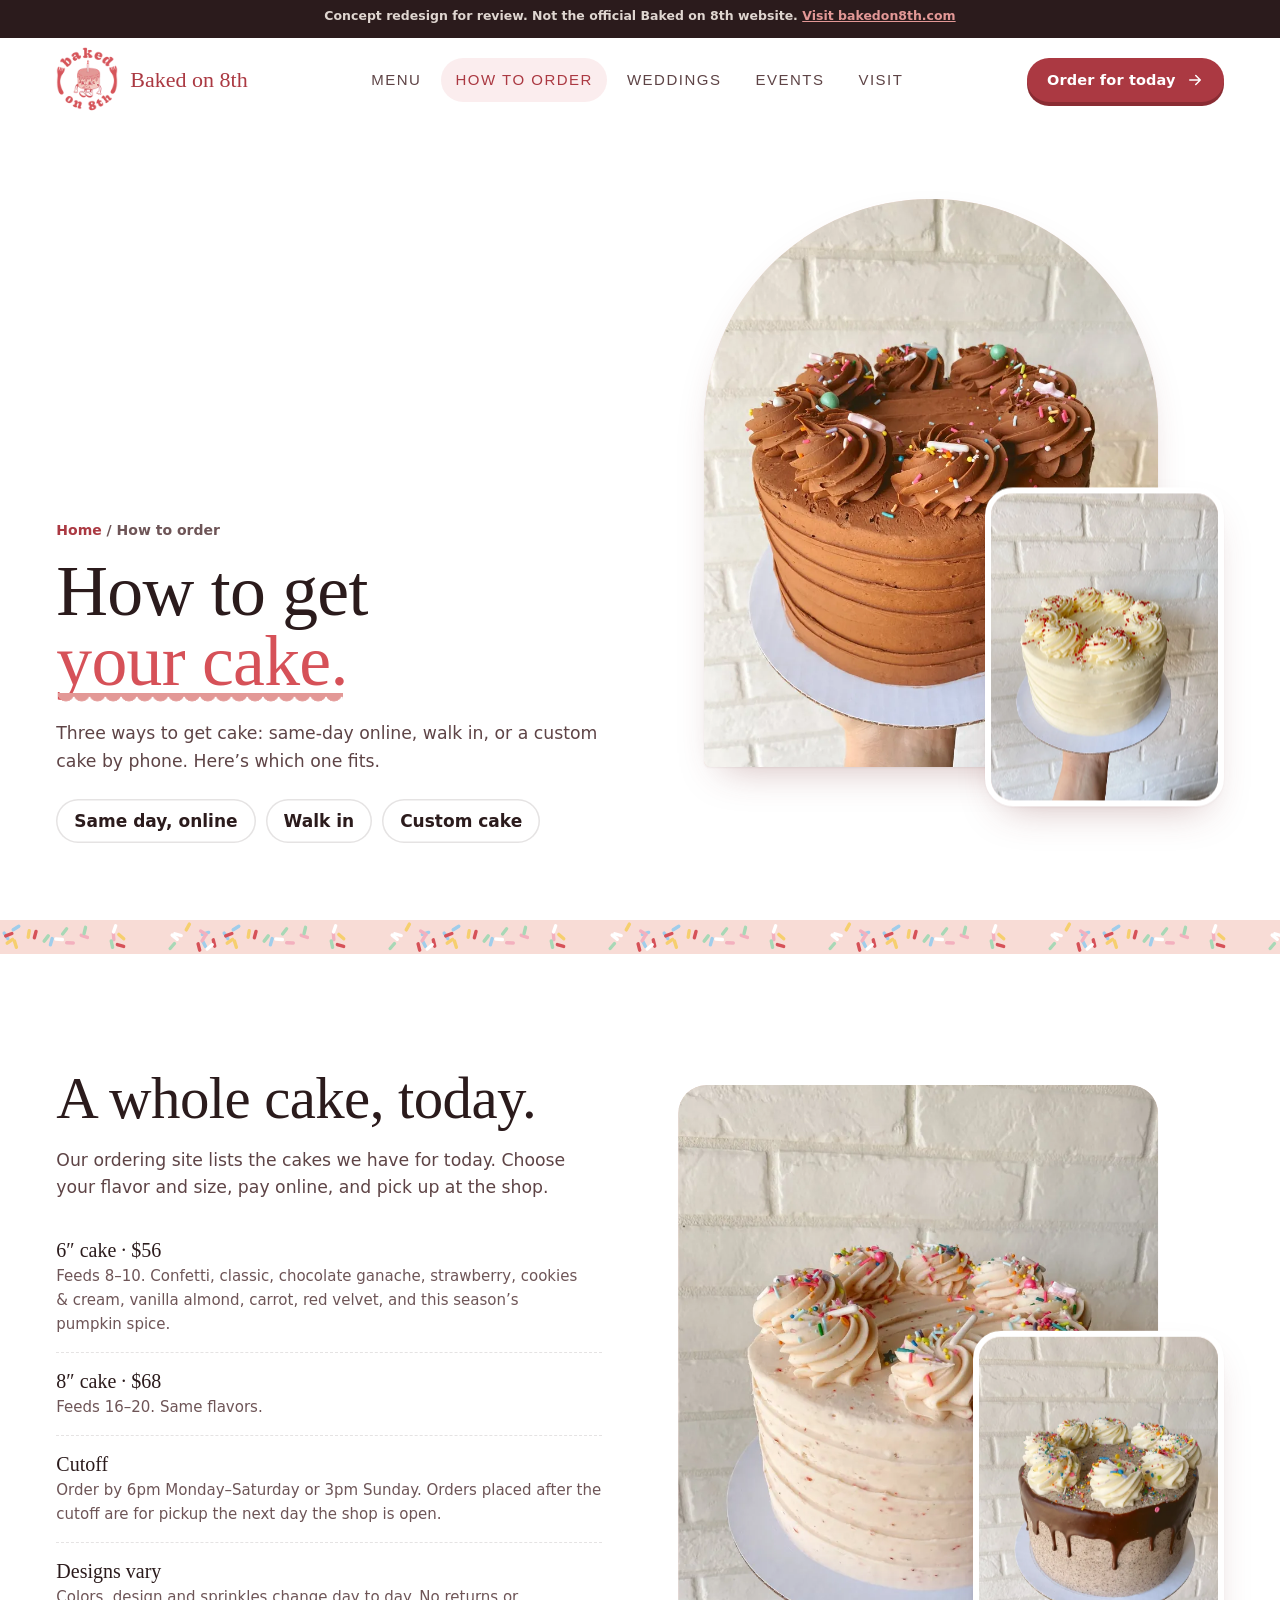
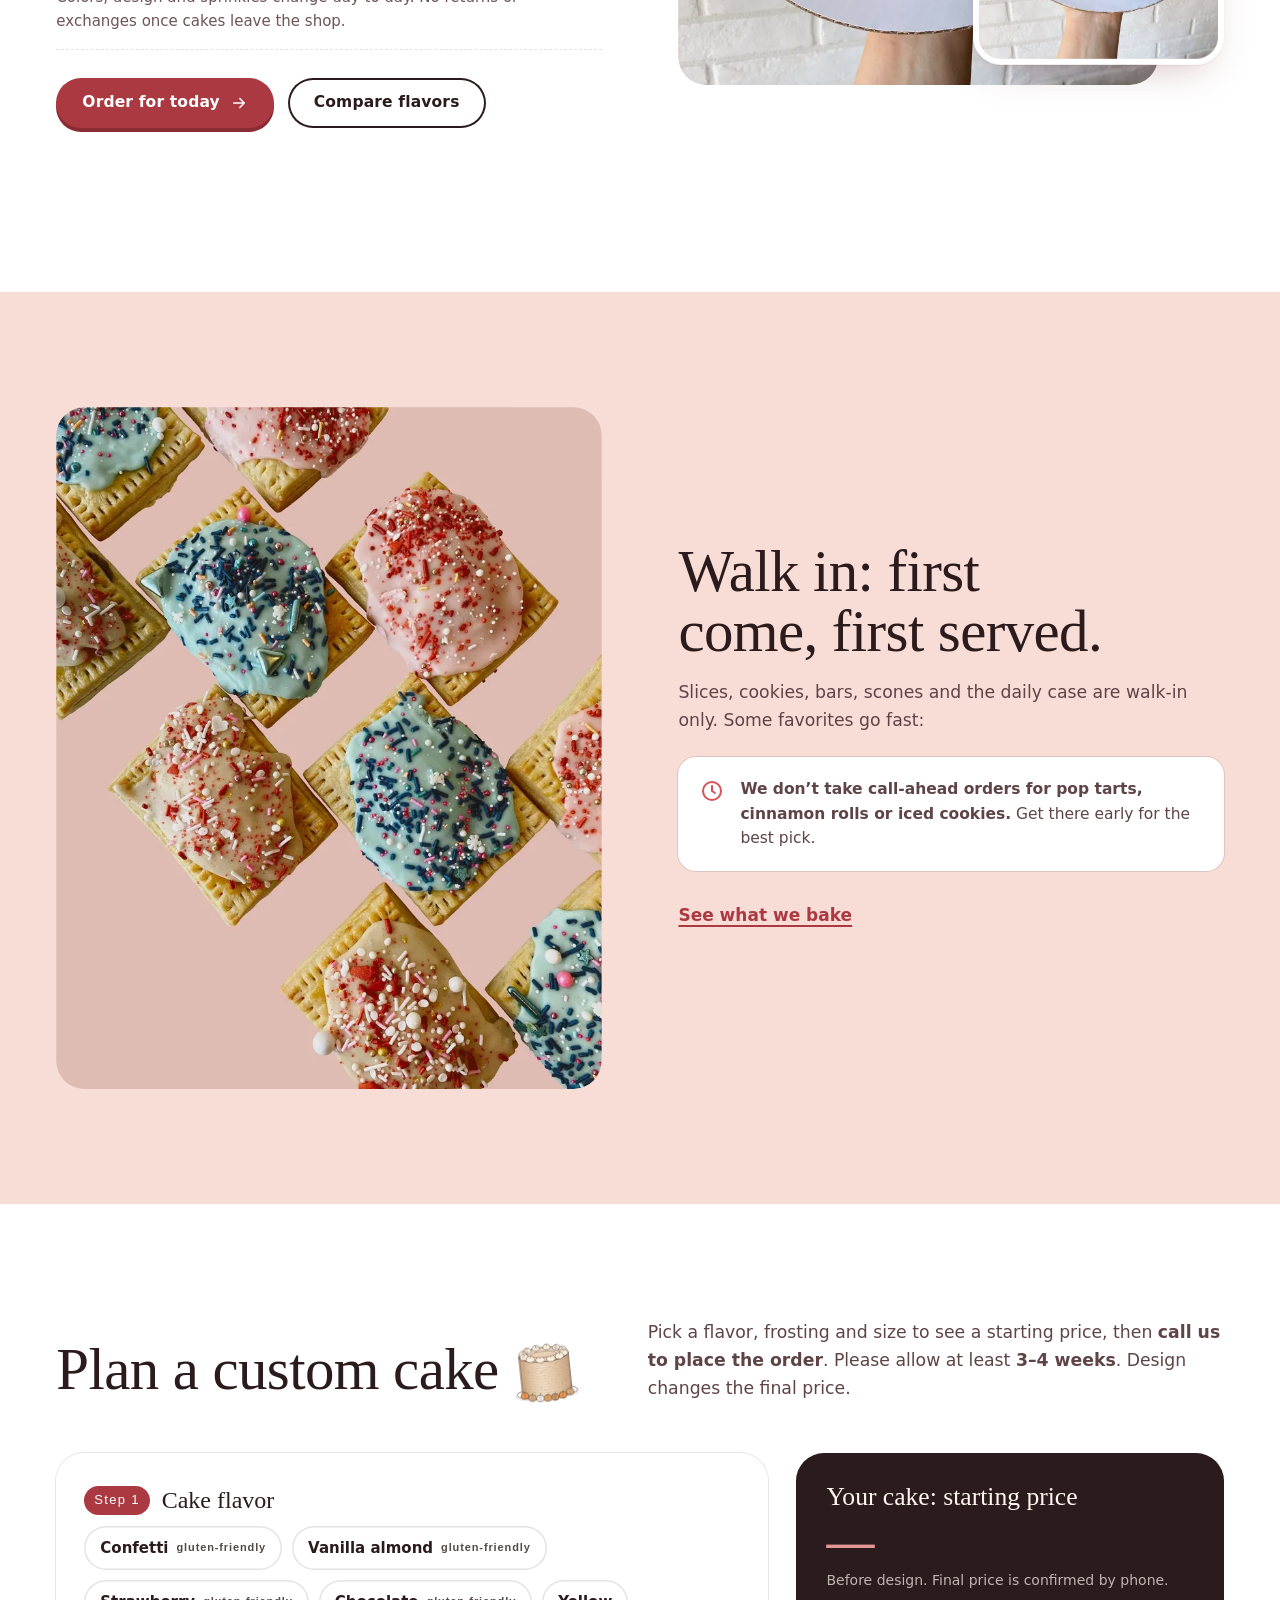
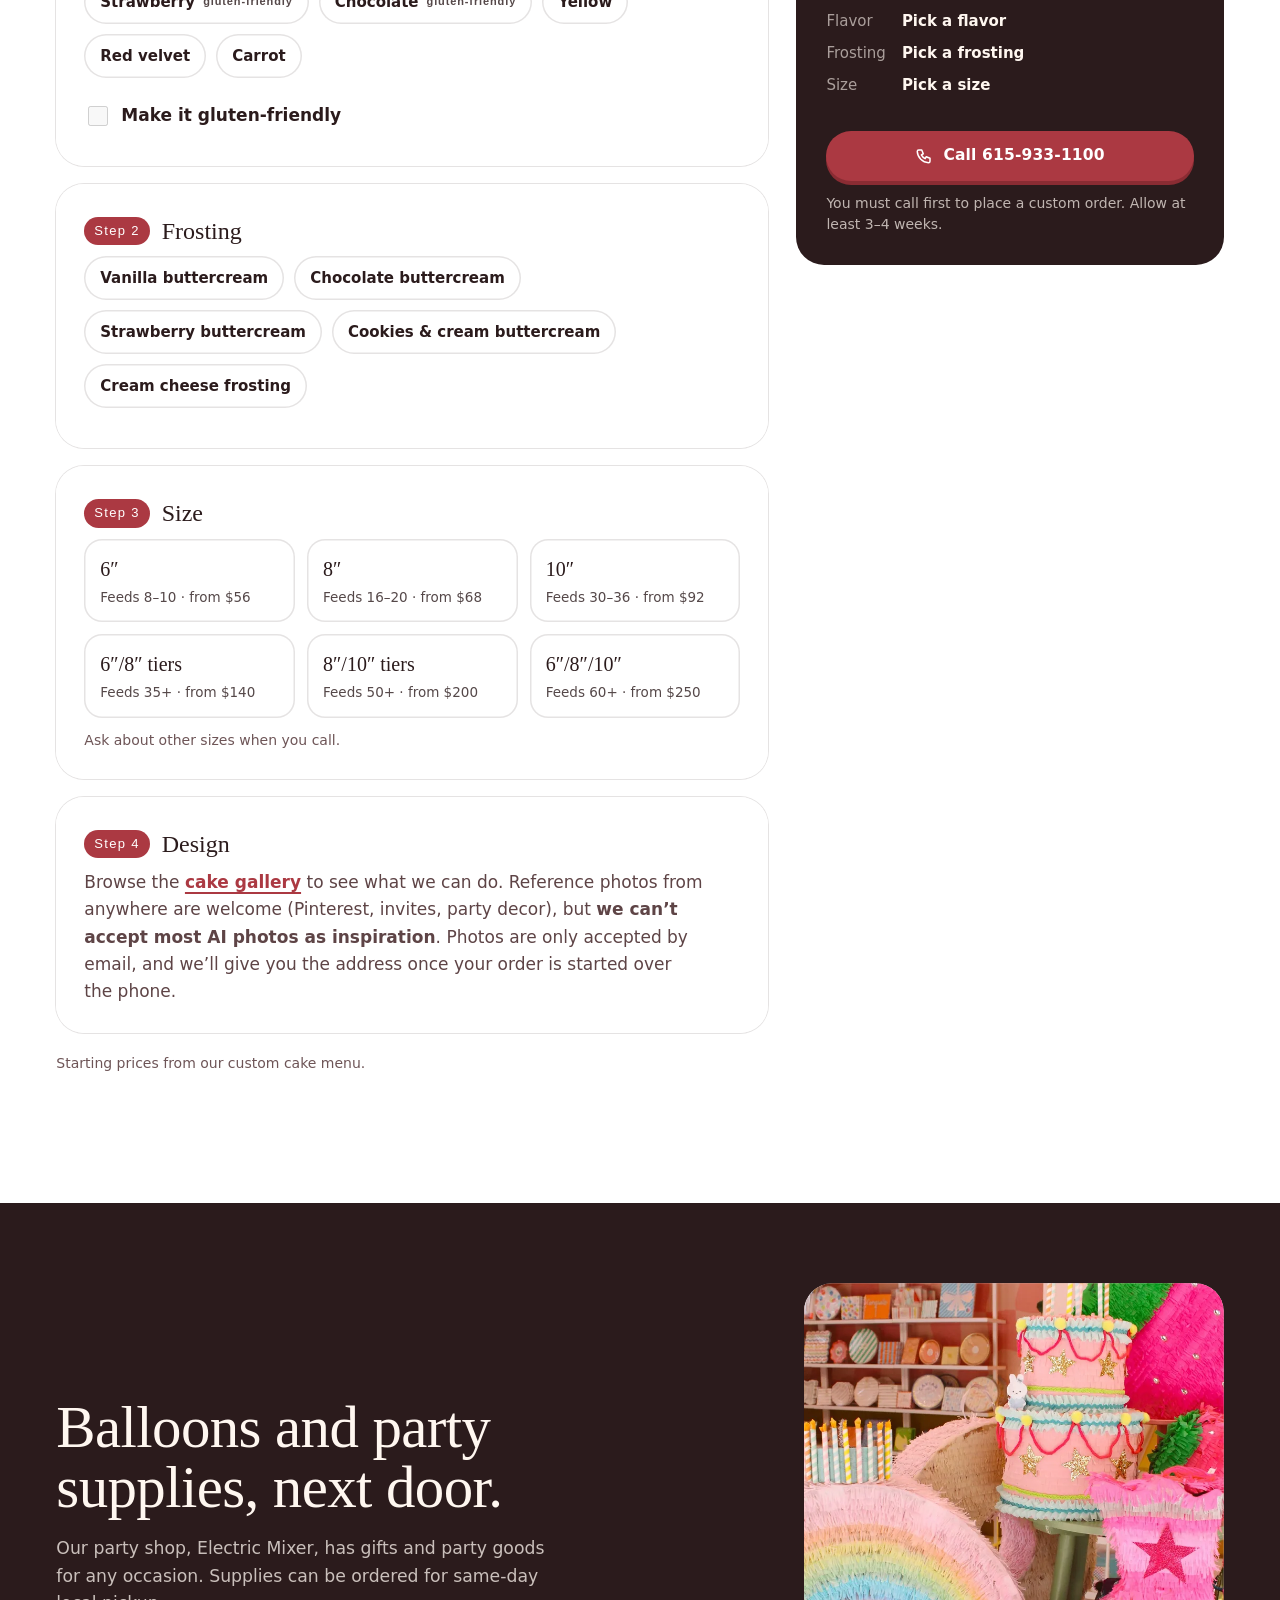
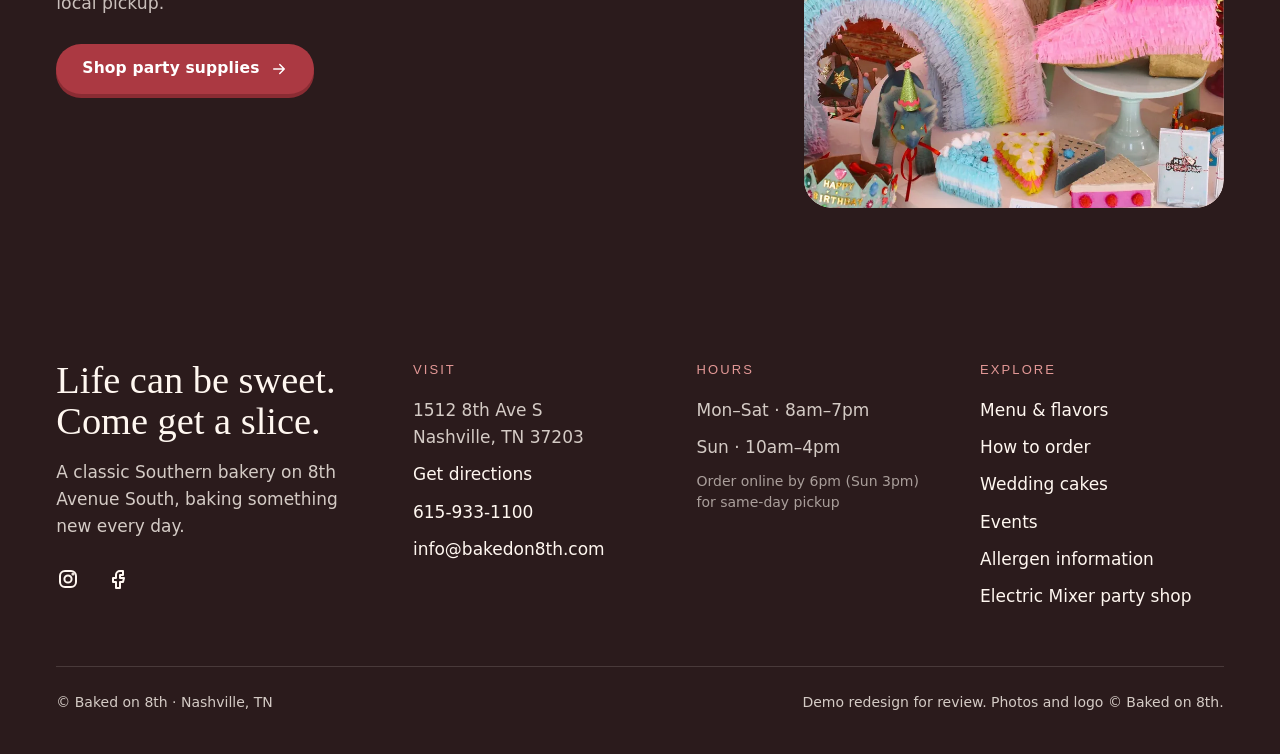
<file: site/order.html>
<!doctype html>
<html lang="en">
<head>
<meta charset="utf-8">
<meta name="viewport" content="width=device-width, initial-scale=1, viewport-fit=cover">
<title>Ordering Information — Baked on 8th</title>
<meta name="description" content="Order a same-day cake online, walk in for slices and treats, or plan a custom cake with starting prices. Baked on 8th, Nashville.">
<meta name="theme-color" content="#FFFFFF">
<meta name="robots" content="noindex, nofollow">
<meta http-equiv="Content-Security-Policy" content="default-src 'self'; script-src 'self' 'sha256-BugV2CaT6Q3Enx1pCgHH2hwfoKYDyPtDdGR/G0UJCxk='; style-src 'self' 'unsafe-inline' https://fonts.googleapis.com; font-src https://fonts.gstatic.com; img-src 'self' data:; frame-src https://www.google.com; connect-src 'self'; form-action 'self'; base-uri 'self'; object-src 'none'; upgrade-insecure-requests">
<meta name="referrer" content="strict-origin-when-cross-origin">
<script>document.documentElement.classList.add('js');setTimeout(function(){if(!window.BO8)document.documentElement.classList.remove('js')},3000)</script>
<link rel="icon" href="assets/img/favicon.ico?v=1793572544" sizes="any">
<link rel="icon" type="image/png" href="assets/img/favicon.png?v=1793572544">
<link rel="apple-touch-icon" href="assets/img/apple-touch-icon.png?v=1793572544">
<link rel="preconnect" href="https://fonts.googleapis.com">
<link rel="preconnect" href="https://fonts.gstatic.com" crossorigin>
<link href="https://fonts.googleapis.com/css2?family=Concert+One&family=Figtree:wght@400;500;600;700&family=Shrikhand&display=swap" rel="stylesheet">
<link rel="stylesheet" href="assets/css/site.css?v=1793579905">
<script src="assets/js/site.js?v=1793579885" defer></script>
</head>
<body>
<a class="skip" href="#main">Skip to content</a>
<p class="concept-bar">Concept redesign for review. Not the official Baked on 8th website. <a href="https://www.bakedon8th.com/">Visit bakedon8th.com</a></p>
<header class="site-header">
  <div class="wrap header-inner">
    <a class="brand" href="index.html" aria-label="Baked on 8th, home"><img src="assets/img/logo-160.webp" width="160" height="172" alt=""><span>Baked on 8th</span></a>
    <nav class="nav" aria-label="Main"><a href="menu.html">Menu</a><a href="order.html" aria-current="page">How to order</a><a href="weddings.html">Weddings</a><a href="events.html">Events</a><a href="index.html#visit">Visit</a></nav>
    <div class="header-actions">
      <a class="btn btn-sm" href="https://bakedon8th.square.site/" data-cta="sameday"><span data-cta-label>Order for today</span> <svg class="arrow" viewBox="0 0 24 24" width="18" height="18" fill="none" stroke="currentColor" stroke-width="2" stroke-linecap="round" stroke-linejoin="round" aria-hidden="true"><path d="M5 12h14M13 6l6 6-6 6"/></svg></a>
      <button class="menu-btn" type="button" aria-label="Open menu" aria-expanded="false" aria-controls="mobile-nav"><svg class="" viewBox="0 0 24 24" width="22" height="22" fill="none" stroke="currentColor" stroke-width="2" stroke-linecap="round" stroke-linejoin="round" aria-hidden="true"><path d="M4 7h16M4 12h16M4 17h16"/></svg></button>
    </div>
  </div>
</header>
<div class="mobile-nav" id="mobile-nav" aria-hidden="true" role="dialog" aria-modal="true" aria-label="Site menu">
  <div class="top"><img src="assets/img/logo-160.webp" width="56" height="60" alt="Baked on 8th" style="filter:brightness(0) invert(1)"><button class="close" type="button" aria-label="Close menu"><svg class="" viewBox="0 0 24 24" width="22" height="22" fill="none" stroke="currentColor" stroke-width="2" stroke-linecap="round" stroke-linejoin="round" aria-hidden="true"><path d="M6 6l12 12M18 6L6 18"/></svg></button></div>
  <nav aria-label="Mobile"><a href="index.html">Home</a><a href="menu.html">Menu</a><a href="order.html">How to order</a><a href="weddings.html">Weddings</a><a href="events.html">Events</a><a href="index.html#visit">Visit</a></nav>
  <p class="meta">1512 8th Ave S, Nashville · <a href="tel:+16159331100">615-933-1100</a></p>
</div>
<div class="action-bar" aria-label="Quick actions">
  <a class="primary" href="https://bakedon8th.square.site/" data-cta="sameday" data-planner-cta="tel:+16159331100"><svg class="" viewBox="0 0 24 24" width="18" height="18" fill="none" stroke="currentColor" stroke-width="2" stroke-linecap="round" stroke-linejoin="round" aria-hidden="true"><path d="M5 8h14l-1 12H6L5 8z"/><path d="M9 8V6a3 3 0 0 1 6 0v2"/></svg> <span data-cta-label>Order for today</span></a>
  <a class="call" href="tel:+16159331100"><svg class="" viewBox="0 0 24 24" width="18" height="18" fill="none" stroke="currentColor" stroke-width="2" stroke-linecap="round" stroke-linejoin="round" aria-hidden="true"><path d="M5 4h4l2 5-2.5 1.5a11 11 0 0 0 5 5L15 13l5 2v4a2 2 0 0 1-2 2A16 16 0 0 1 3 6a2 2 0 0 1 2-2"/></svg> Call</a>
  <a href="https://www.google.com/maps/search/?api=1&query=Baked+on+8th+1512+8th+Ave+S+Nashville+TN+37203"><svg class="" viewBox="0 0 24 24" width="18" height="18" fill="none" stroke="currentColor" stroke-width="2" stroke-linecap="round" stroke-linejoin="round" aria-hidden="true"><path d="M12 21s-7-6.2-7-11a7 7 0 0 1 14 0c0 4.8-7 11-7 11z"/><circle cx="12" cy="10" r="2.5"/></svg> Directions</a>
</div>
<p id="sr-live" class="sr-only" aria-live="polite"></p>
<script type="application/json" id="shop-hours">{"rows":[{"days":["Mon","Tue","Wed","Thu","Fri","Sat"],"opens":"08:00","closes":"19:00","online_cutoff":"18:00"},{"days":["Sun"],"opens":"10:00","closes":"16:00","online_cutoff":"15:00"}],"closures":[{"date":"2026-11-26","message":"Thanksgiving"},{"date":"2026-12-25","message":"Christmas Day"}]}</script>

<main id="main">
  <section class="page-hero photo">
    <div class="wrap split">
      <div>
        <p class="crumbs hero-in"><a href="index.html">Home</a> / How to order</p>
        <h1 class="hero-in" style="--d:.06s">How to get <span class="accent icing">your cake.</span></h1>
        <p class="lede hero-in" style="--d:.14s">Three ways to get cake: same-day online, walk in, or a custom cake by phone. Here’s which one fits.</p>
        <nav class="jump hero-in" style="--d:.2s" aria-label="Ways to get cake"><a href="#same-day">Same day, online</a><a href="#walk-in">Walk in</a><a href="#custom">Custom cake</a></nav>
      </div>
      <div class="stack-photos">
        <div class="frame arch ratio-45 hero-wipe" style="--d:.1s"><img src="assets/img/cake-classic-1400.webp" srcset="assets/img/cake-classic-800.webp 800w, assets/img/cake-classic-1400.webp 1400w" sizes="(max-width: 900px) 90vw, 40vw" width="1400" height="1867" alt="A whole classic cake with chocolate combed buttercream, chocolate rosettes, sprinkles and sugar pearls" fetchpriority="high"></div>
        <div class="frame ratio-34 b hero-pop" style="--d:.5s" data-parallax=".07"><img src="assets/img/cake-red-velvet-800.webp" width="800" height="1067" alt="A red velvet cake with ivory cream cheese icing, white rosettes and red and white sprinkles" loading="lazy"></div>
      </div>
    </div>
  </section>

  <div class="sprinkles" aria-hidden="true"></div>

  <!-- Same day -->
  <section class="section" id="same-day" aria-labelledby="sd-h">
    <div class="wrap split">
      <div>
        <h2 id="sd-h" class="reveal">A whole cake, today.</h2>
        <p class="lede reveal" style="--d:.1s">Our ordering site lists the cakes we have for today. Choose your flavor and size, pay online, and pick up at the shop.</p>
        <ul class="menu-list reveal" style="columns:1;margin-top:20px">
          <li><b>6″ cake · $56</b><span>Feeds 8–10. Confetti, classic, chocolate ganache, strawberry, cookies &amp; cream, vanilla almond, carrot, red velvet, and this season’s pumpkin spice.</span></li>
          <li><b>8″ cake · $68</b><span>Feeds 16–20. Same flavors.</span></li>
          <li><b>Cutoff</b><span>Order by 6pm Monday–Saturday or 3pm Sunday. Orders placed after the cutoff are for pickup the next day the shop is open.</span></li>
          <li><b>Designs vary</b><span>Colors, design and sprinkles change day to day. No returns or exchanges once cakes leave the shop.</span></li>
        </ul>
        <div class="hero-actions reveal" style="margin-top:28px">
          <a class="btn" href="https://bakedon8th.square.site/" data-cta="sameday"><span data-cta-label>Order for today</span> <svg class="" viewBox="0 0 24 24" width="20" height="20" fill="none" stroke="currentColor" stroke-width="2" stroke-linecap="round" stroke-linejoin="round" aria-hidden="true"><path d="M5 12h14M13 6l6 6-6 6"/></svg></a>
          <a class="btn btn-ghost" href="menu.html#cakes">Compare flavors</a>
        </div>
        <p class="small muted reveal" style="margin-top:14px">You’ll check out securely on Square, our ordering partner.</p>
      </div>
      <div class="stack-photos">
        <div class="frame ratio-45 reveal-img"><img src="assets/img/cake-strawberry-800.webp" width="800" height="1067" alt="A strawberry cake with pink buttercream rosettes held up against a white brick wall" loading="lazy"></div>
        <div class="frame ratio-34 b pop" style="--d:.3s" data-parallax=".07"><img src="assets/img/cake-cookies-cream-800.webp" width="800" height="1067" alt="Cookies and cream cake with a chocolate drip" loading="lazy"></div>
      </div>
    </div>
  </section>

  <!-- Walk in -->
  <section class="section band-blush" id="walk-in" aria-labelledby="wi-h">
    <div class="wrap split flip">
      <div>
        <h2 id="wi-h" class="reveal">Walk in: first come, first served.</h2>
        <p class="lede reveal" style="--d:.1s">Slices, cookies, bars, scones and the daily case are walk-in only. Some favorites go fast:</p>
        <div class="notice reveal" style="margin-top:22px"><svg class="" viewBox="0 0 24 24" width="20" height="20" fill="none" stroke="currentColor" stroke-width="2" stroke-linecap="round" stroke-linejoin="round" aria-hidden="true"><circle cx="12" cy="12" r="9"/><path d="M12 7v5l3 2"/></svg><p><b>We don’t take call-ahead orders for pop tarts, cinnamon rolls or iced cookies.</b> Get there early for the best pick.</p></div>
        <p class="reveal" style="margin-top:22px"><a class="link" href="menu.html">See what we bake</a></p>
      </div>
      <div class="frame ratio-45 reveal-img"><img src="assets/img/home-offerings-800.webp" width="800" height="1067" alt="Rows of iced pop tarts with sprinkles on a pink background" loading="lazy"></div>
    </div>
  </section>

  <!-- Custom -->
  <section class="section" id="custom" aria-labelledby="cu-h" style="scroll-margin-top:90px">
    <div class="wrap">
      <div class="section-head">
        <div class="reveal">
          <h2 id="cu-h" class="h-with-cake">Plan a custom cake <img src="assets/illustrations/cake-pumpkin-spice-bare.svg" alt="" width="60" height="70"></h2>
        </div>
        <p class="lede reveal" style="--d:.1s">Pick a flavor, frosting and size to see a starting price, then <b>call us to place the order</b>. Please allow at least <b>3–4 weeks</b>. Design changes the final price.</p>
      </div>

      <div class="builder" data-planner data-sameday="{&quot;sizes&quot;: [&quot;6″&quot;, &quot;8″&quot;], &quot;cakes&quot;: [{&quot;flavor&quot;: &quot;Confetti&quot;, &quot;frosting&quot;: &quot;Vanilla buttercream&quot;, &quot;name&quot;: &quot;Confetti&quot;}, {&quot;flavor&quot;: &quot;Yellow&quot;, &quot;frosting&quot;: &quot;Chocolate buttercream&quot;, &quot;name&quot;: &quot;Classic&quot;}, {&quot;flavor&quot;: &quot;Chocolate&quot;, &quot;frosting&quot;: &quot;Chocolate buttercream&quot;, &quot;name&quot;: &quot;Chocolate Ganache&quot;}, {&quot;flavor&quot;: &quot;Strawberry&quot;, &quot;frosting&quot;: &quot;Strawberry buttercream&quot;, &quot;name&quot;: &quot;Strawberry&quot;}, {&quot;flavor&quot;: &quot;Chocolate&quot;, &quot;frosting&quot;: &quot;Cookies &amp; cream buttercream&quot;, &quot;name&quot;: &quot;Cookies &amp; Cream&quot;}, {&quot;flavor&quot;: &quot;Vanilla almond&quot;, &quot;frosting&quot;: &quot;Vanilla buttercream&quot;, &quot;name&quot;: &quot;Vanilla Almond&quot;}, {&quot;flavor&quot;: &quot;Carrot&quot;, &quot;frosting&quot;: &quot;Cream cheese frosting&quot;, &quot;name&quot;: &quot;Carrot&quot;}, {&quot;flavor&quot;: &quot;Red velvet&quot;, &quot;frosting&quot;: &quot;Cream cheese frosting&quot;, &quot;name&quot;: &quot;Red Velvet&quot;}]}">
        <form onsubmit="return false" aria-label="Custom cake planner">
          <fieldset class="step reveal">
            <legend><span class="step-n">Step 1</span> Cake flavor</legend>
            <div class="chips">
              <div class="chip"><input type="radio" name="flavor" id="f1" value="Confetti" data-gf="1"><label for="f1">Confetti <small>gluten-friendly</small></label></div>
              <div class="chip"><input type="radio" name="flavor" id="f2" value="Vanilla almond" data-gf="1"><label for="f2">Vanilla almond <small>gluten-friendly</small></label></div>
              <div class="chip"><input type="radio" name="flavor" id="f3" value="Strawberry" data-gf="1"><label for="f3">Strawberry <small>gluten-friendly</small></label></div>
              <div class="chip"><input type="radio" name="flavor" id="f4" value="Chocolate" data-gf="1"><label for="f4">Chocolate <small>gluten-friendly</small></label></div>
              <div class="chip"><input type="radio" name="flavor" id="f5" value="Yellow"><label for="f5">Yellow</label></div>
              <div class="chip"><input type="radio" name="flavor" id="f6" value="Red velvet"><label for="f6">Red velvet</label></div>
              <div class="chip"><input type="radio" name="flavor" id="f7" value="Carrot"><label for="f7">Carrot</label></div>
            </div>
            <label style="display:flex;align-items:center;gap:10px;margin-top:16px;font-weight:600;min-height:44px"><input type="checkbox" name="gf" style="width:20px;height:20px;accent-color:var(--coral)"> Make it gluten-friendly</label>
            <p class="small muted" data-gf-note aria-live="polite" style="margin:0"></p>
          </fieldset>

          <fieldset class="step reveal">
            <legend><span class="step-n">Step 2</span> Frosting</legend>
            <div class="chips">
              <div class="chip"><input type="radio" name="frosting" id="r1" value="Vanilla buttercream" data-dye="1"><label for="r1">Vanilla buttercream</label></div>
              <div class="chip"><input type="radio" name="frosting" id="r2" value="Chocolate buttercream"><label for="r2">Chocolate buttercream</label></div>
              <div class="chip"><input type="radio" name="frosting" id="r3" value="Strawberry buttercream"><label for="r3">Strawberry buttercream</label></div>
              <div class="chip"><input type="radio" name="frosting" id="r4" value="Cookies &amp; cream buttercream"><label for="r4">Cookies &amp; cream buttercream</label></div>
              <div class="chip"><input type="radio" name="frosting" id="r5" value="Cream cheese frosting"><label for="r5">Cream cheese frosting</label></div>
            </div>
            <p class="small muted" data-dye-note aria-live="polite" style="margin:12px 0 0"></p>
          </fieldset>

          <fieldset class="step reveal">
            <legend><span class="step-n">Step 3</span> Size</legend>
            <div class="sizes">
              <div class="chip size"><input type="radio" name="size" id="s1" value="6″ round" data-feeds="8–10" data-price="56"><label for="s1"><b>6″</b><span>Feeds 8–10 · from $56</span></label></div>
              <div class="chip size"><input type="radio" name="size" id="s2" value="8″ round" data-feeds="16–20" data-price="68"><label for="s2"><b>8″</b><span>Feeds 16–20 · from $68</span></label></div>
              <div class="chip size"><input type="radio" name="size" id="s3" value="10″ round" data-feeds="30–36" data-price="92"><label for="s3"><b>10″</b><span>Feeds 30–36 · from $92</span></label></div>
              <div class="chip size"><input type="radio" name="size" id="s4" value="6″/8″ two-tier" data-feeds="35+" data-price="140"><label for="s4"><b>6″/8″ tiers</b><span>Feeds 35+ · from $140</span></label></div>
              <div class="chip size"><input type="radio" name="size" id="s5" value="8″/10″ two-tier" data-feeds="50+" data-price="200"><label for="s5"><b>8″/10″ tiers</b><span>Feeds 50+ · from $200</span></label></div>
              <div class="chip size"><input type="radio" name="size" id="s6" value="6″/8″/10″ three-tier" data-feeds="60+" data-price="250"><label for="s6"><b>6″/8″/10″</b><span>Feeds 60+ · from $250</span></label></div>
            </div>
            <p class="small muted" style="margin:12px 0 0">Ask about other sizes when you call.</p>
          </fieldset>

          <fieldset class="step reveal">
            <legend><span class="step-n">Step 4</span> Design</legend>
            <p style="margin:8px 0 0;color:var(--ink-2)">Browse the <a class="link" href="menu.html#gallery">cake gallery</a> to see what we can do. Reference photos from anywhere are welcome (Pinterest, invites, party decor), but <b>we can’t accept most AI photos as inspiration</b>. Photos are only accepted by email, and we’ll give you the address once your order is started over the phone.</p>
          </fieldset>
        </form>

        <div class="peek-bar" data-planner-peek aria-hidden="true" hidden><span data-peek-text></span><a href="#planner-summary">See summary</a></div>
        <aside class="summary reveal" id="planner-summary" data-planner-summary aria-live="polite">
          <h3>Your cake: starting price</h3>
          <p class="price" data-sum="price">—</p>
          <p class="small" style="opacity:.7;margin:0">Before design. Final price is confirmed by phone.</p>
          <dl>
            <dt>Flavor</dt><dd data-sum="flavor">Pick a flavor</dd>
            <dt>Frosting</dt><dd data-sum="frosting">Pick a frosting</dd>
            <dt>Size</dt><dd data-sum="size">Pick a size</dd>
          </dl>
          <div class="sameday-offer" data-sameday-offer hidden>
            <p><b>This one’s on our same-day menu.</b> <span data-sameday-when>Order online to see the next available pickup time.</span></p>
            <a class="btn" href="https://bakedon8th.square.site/" data-cta="sameday"><span data-cta-label>Order for today</span> <svg class="" viewBox="0 0 24 24" width="20" height="20" fill="none" stroke="currentColor" stroke-width="2" stroke-linecap="round" stroke-linejoin="round" aria-hidden="true"><path d="M5 12h14M13 6l6 6-6 6"/></svg></a>
            <p class="small" style="opacity:.8;margin:12px 0 0">Want it customized? Call us.</p>
          </div>
          <div data-call-script hidden class="call-script"><img src="assets/img/mascot-160.webp" width="160" height="218" alt=""><div><p class="small" style="opacity:.85;margin:0 0 6px">All set. When you call, you can say:</p><p style="margin:0;font-weight:600">“I’d like to order <span data-script></span>”</p></div></div>
          <a class="btn" href="tel:+16159331100"><svg class="" viewBox="0 0 24 24" width="20" height="20" fill="none" stroke="currentColor" stroke-width="2" stroke-linecap="round" stroke-linejoin="round" aria-hidden="true"><path d="M5 4h4l2 5-2.5 1.5a11 11 0 0 0 5 5L15 13l5 2v4a2 2 0 0 1-2 2A16 16 0 0 1 3 6a2 2 0 0 1 2-2"/></svg> Call 615-933-1100</a>
          <p class="small" style="opacity:.7;margin:12px 0 0">You must call first to place a custom order. Allow at least 3–4 weeks.</p>
        </aside>
      </div>
      <p class="small muted reveal" style="margin-top:20px">Starting prices from our custom cake menu.</p>
    </div>
  </section>

  <section class="section band-ink" aria-labelledby="party-h" style="padding-block:80px">
    <div class="wrap split">
      <div>
        <h2 id="party-h">Balloons and party supplies, next door.</h2>
        <p class="lede">Our party shop, Electric Mixer, has gifts and party goods for any occasion. Supplies can be ordered for same-day local pickup.</p>
        <div class="hero-actions" style="margin-top:26px"><a class="btn" href="https://theelectricmixer.myshopify.com/">Shop party supplies <svg class="" viewBox="0 0 24 24" width="20" height="20" fill="none" stroke="currentColor" stroke-width="2" stroke-linecap="round" stroke-linejoin="round" aria-hidden="true"><path d="M5 12h14M13 6l6 6-6 6"/></svg></a></div>
      </div>
      <div class="frame ratio-45 reveal-img" style="max-width:420px;justify-self:end;width:100%"><img src="assets/img/off-party-800.webp" width="800" height="1200" alt="A rainbow balloon arch and pastel party supplies in the Electric Mixer shop" loading="lazy"></div>
    </div>
  </section>
</main>

<footer class="site-footer">
  <div class="wrap">
    <div class="footer-grid">
      <div>
        <p class="footer-big">Life can be sweet.<br>Come get a slice.</p>
        <p>A classic Southern bakery on 8th Avenue South, baking something new every day.</p>
        <p class="social"><a href="https://www.instagram.com/bakedon8th" aria-label="Instagram"><svg class="" viewBox="0 0 24 24" width="24" height="24" fill="none" stroke="currentColor" stroke-width="2" stroke-linecap="round" stroke-linejoin="round" aria-hidden="true"><rect x="4" y="4" width="16" height="16" rx="5"/><circle cx="12" cy="12" r="3.6"/><circle cx="17" cy="7" r=".6"/></svg></a><a href="https://www.facebook.com/bakedon8th" aria-label="Facebook"><svg class="" viewBox="0 0 24 24" width="24" height="24" fill="none" stroke="currentColor" stroke-width="2" stroke-linecap="round" stroke-linejoin="round" aria-hidden="true"><path d="M14 8h3V4h-3a4 4 0 0 0-4 4v3H7v4h3v6h4v-6h3l1-4h-4V8z"/></svg></a></p>
      </div>
      <div><h4>Visit</h4><ul><li>1512 8th Ave S<br>Nashville, TN 37203</li><li><a href="https://www.google.com/maps/search/?api=1&query=Baked+on+8th+1512+8th+Ave+S+Nashville+TN+37203">Get directions</a></li><li><a href="tel:+16159331100">615-933-1100</a></li><li><a href="mailto:info@bakedon8th.com">info@bakedon8th.com</a></li></ul></div>
      <div><h4>Hours</h4><ul><li>Mon–Sat · 8am–7pm</li><li>Sun · 10am–4pm</li><li class="small" style="opacity:.75">Order online by 6pm (Sun 3pm) for same-day pickup</li></ul></div>
      <div><h4>Explore</h4><ul><li><a href="menu.html">Menu &amp; flavors</a></li><li><a href="order.html">How to order</a></li><li><a href="weddings.html">Wedding cakes</a></li><li><a href="events.html">Events</a></li><li><a href="menu.html#allergens">Allergen information</a></li><li><a href="https://theelectricmixer.myshopify.com/">Electric Mixer party shop</a></li></ul></div>
    </div>
    <div class="footer-base"><span>© Baked on 8th · Nashville, TN</span><span>Demo redesign for review. Photos and logo © Baked on 8th.</span></div>
  </div>
</footer>
</body>
</html>
</file>
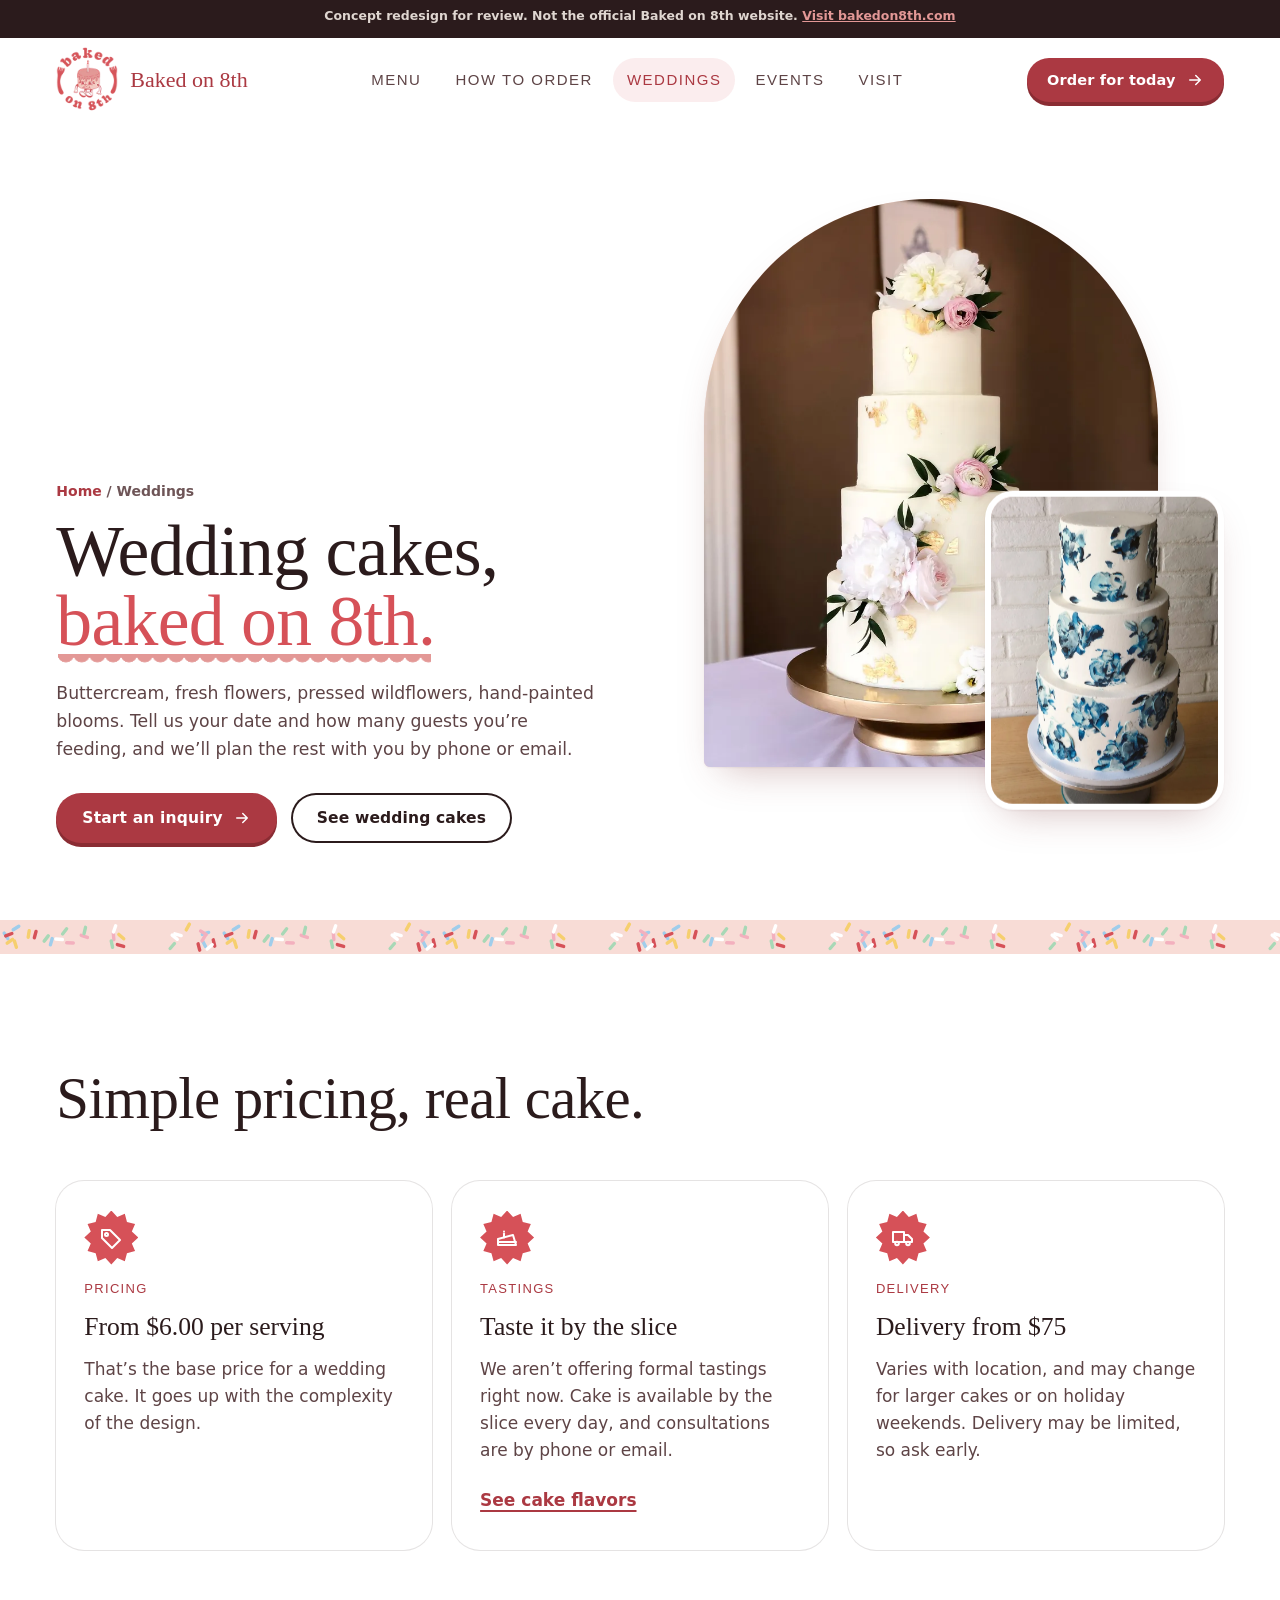
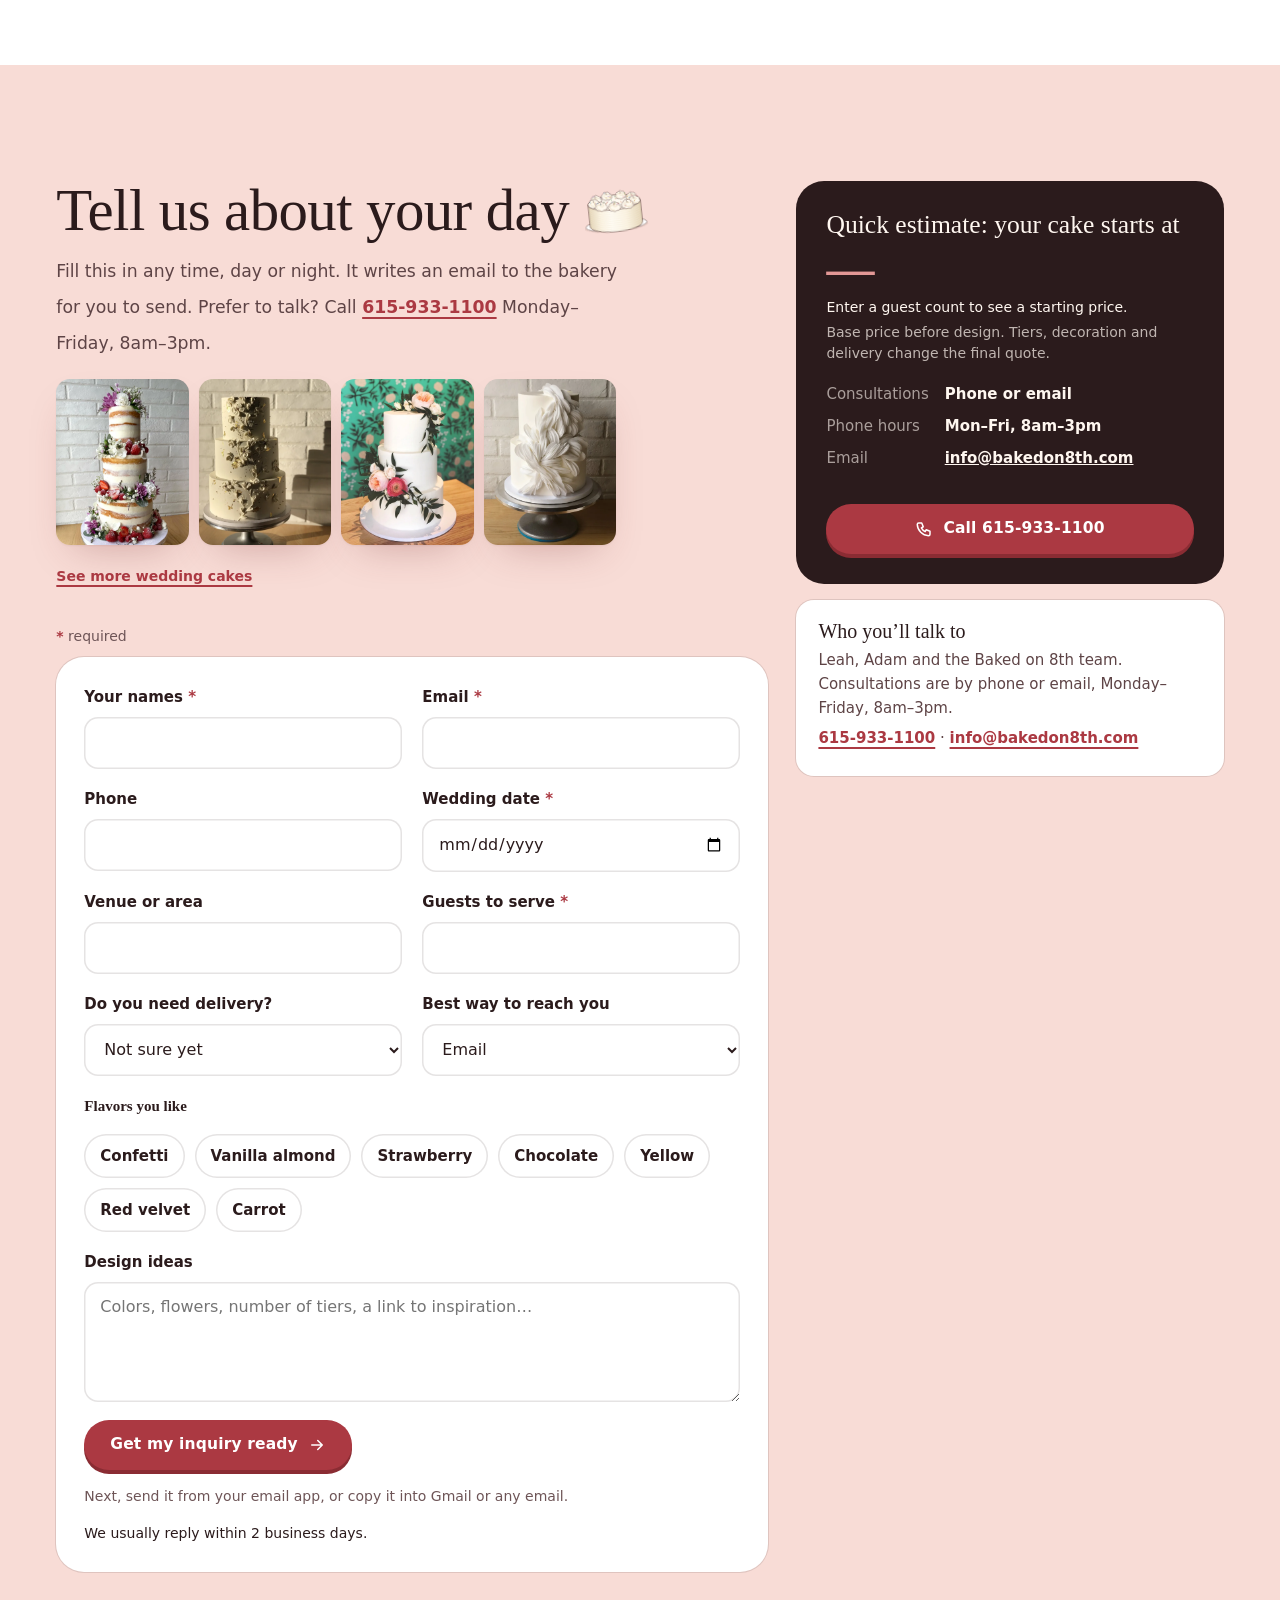
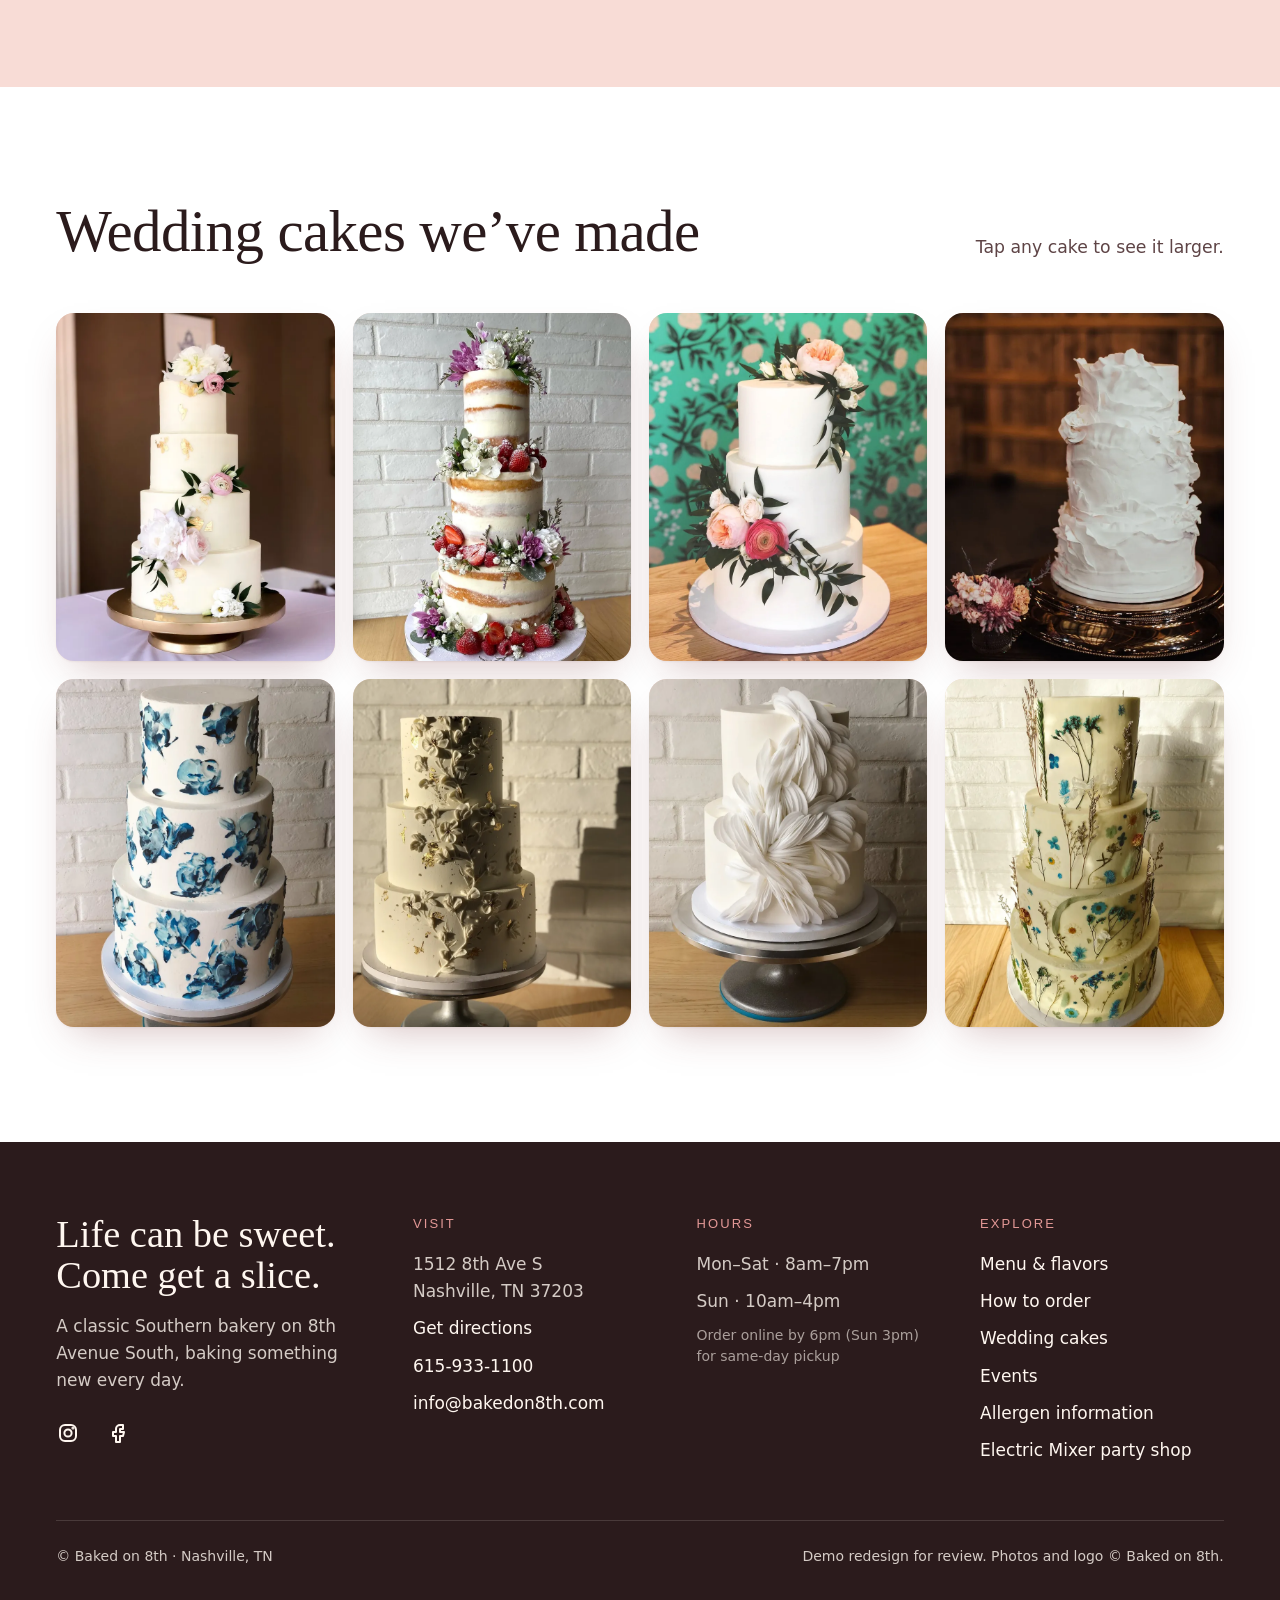
<file: site/weddings.html>
<!doctype html>
<html lang="en">
<head>
<meta charset="utf-8">
<meta name="viewport" content="width=device-width, initial-scale=1, viewport-fit=cover">
<title>Weddings — Baked on 8th</title>
<meta name="description" content="Wedding cakes from $6 per serving at Baked on 8th, Nashville. How it works, delivery, and an inquiry you can send any time.">
<meta name="theme-color" content="#FFFFFF">
<meta name="robots" content="noindex, nofollow">
<meta http-equiv="Content-Security-Policy" content="default-src 'self'; script-src 'self' 'sha256-BugV2CaT6Q3Enx1pCgHH2hwfoKYDyPtDdGR/G0UJCxk='; style-src 'self' 'unsafe-inline' https://fonts.googleapis.com; font-src https://fonts.gstatic.com; img-src 'self' data:; frame-src https://www.google.com; connect-src 'self'; form-action 'self'; base-uri 'self'; object-src 'none'; upgrade-insecure-requests">
<meta name="referrer" content="strict-origin-when-cross-origin">
<script>document.documentElement.classList.add('js');setTimeout(function(){if(!window.BO8)document.documentElement.classList.remove('js')},3000)</script>
<link rel="icon" href="assets/img/favicon.ico?v=1793572544" sizes="any">
<link rel="icon" type="image/png" href="assets/img/favicon.png?v=1793572544">
<link rel="apple-touch-icon" href="assets/img/apple-touch-icon.png?v=1793572544">
<link rel="preconnect" href="https://fonts.googleapis.com">
<link rel="preconnect" href="https://fonts.gstatic.com" crossorigin>
<link href="https://fonts.googleapis.com/css2?family=Concert+One&family=Figtree:wght@400;500;600;700&family=Shrikhand&display=swap" rel="stylesheet">
<link rel="stylesheet" href="assets/css/site.css?v=1793579905">
<script src="assets/js/site.js?v=1793579885" defer></script>
</head>
<body>
<a class="skip" href="#main">Skip to content</a>
<p class="concept-bar">Concept redesign for review. Not the official Baked on 8th website. <a href="https://www.bakedon8th.com/">Visit bakedon8th.com</a></p>
<header class="site-header">
  <div class="wrap header-inner">
    <a class="brand" href="index.html" aria-label="Baked on 8th, home"><img src="assets/img/logo-160.webp" width="160" height="172" alt=""><span>Baked on 8th</span></a>
    <nav class="nav" aria-label="Main"><a href="menu.html">Menu</a><a href="order.html">How to order</a><a href="weddings.html" aria-current="page">Weddings</a><a href="events.html">Events</a><a href="index.html#visit">Visit</a></nav>
    <div class="header-actions">
      <a class="btn btn-sm" href="https://bakedon8th.square.site/" data-cta="sameday"><span data-cta-label>Order for today</span> <svg class="arrow" viewBox="0 0 24 24" width="18" height="18" fill="none" stroke="currentColor" stroke-width="2" stroke-linecap="round" stroke-linejoin="round" aria-hidden="true"><path d="M5 12h14M13 6l6 6-6 6"/></svg></a>
      <button class="menu-btn" type="button" aria-label="Open menu" aria-expanded="false" aria-controls="mobile-nav"><svg class="" viewBox="0 0 24 24" width="22" height="22" fill="none" stroke="currentColor" stroke-width="2" stroke-linecap="round" stroke-linejoin="round" aria-hidden="true"><path d="M4 7h16M4 12h16M4 17h16"/></svg></button>
    </div>
  </div>
</header>
<div class="mobile-nav" id="mobile-nav" aria-hidden="true" role="dialog" aria-modal="true" aria-label="Site menu">
  <div class="top"><img src="assets/img/logo-160.webp" width="56" height="60" alt="Baked on 8th" style="filter:brightness(0) invert(1)"><button class="close" type="button" aria-label="Close menu"><svg class="" viewBox="0 0 24 24" width="22" height="22" fill="none" stroke="currentColor" stroke-width="2" stroke-linecap="round" stroke-linejoin="round" aria-hidden="true"><path d="M6 6l12 12M18 6L6 18"/></svg></button></div>
  <nav aria-label="Mobile"><a href="index.html">Home</a><a href="menu.html">Menu</a><a href="order.html">How to order</a><a href="weddings.html">Weddings</a><a href="events.html">Events</a><a href="index.html#visit">Visit</a></nav>
  <p class="meta">1512 8th Ave S, Nashville · <a href="tel:+16159331100">615-933-1100</a></p>
</div>
<div class="action-bar" aria-label="Quick actions">
  <a class="primary" href="#inquire" data-form-cta="tel:+16159331100"><svg class="" viewBox="0 0 24 24" width="18" height="18" fill="none" stroke="currentColor" stroke-width="2" stroke-linecap="round" stroke-linejoin="round" aria-hidden="true"><rect x="3" y="5" width="18" height="14" rx="2"/><path d="M3 7l9 6 9-6"/></svg> Start your inquiry</a>
  <a class="call" href="tel:+16159331100"><svg class="" viewBox="0 0 24 24" width="18" height="18" fill="none" stroke="currentColor" stroke-width="2" stroke-linecap="round" stroke-linejoin="round" aria-hidden="true"><path d="M5 4h4l2 5-2.5 1.5a11 11 0 0 0 5 5L15 13l5 2v4a2 2 0 0 1-2 2A16 16 0 0 1 3 6a2 2 0 0 1 2-2"/></svg> Call</a>
  <a href="https://www.google.com/maps/search/?api=1&query=Baked+on+8th+1512+8th+Ave+S+Nashville+TN+37203"><svg class="" viewBox="0 0 24 24" width="18" height="18" fill="none" stroke="currentColor" stroke-width="2" stroke-linecap="round" stroke-linejoin="round" aria-hidden="true"><path d="M12 21s-7-6.2-7-11a7 7 0 0 1 14 0c0 4.8-7 11-7 11z"/><circle cx="12" cy="10" r="2.5"/></svg> Directions</a>
</div>
<p id="sr-live" class="sr-only" aria-live="polite"></p>
<script type="application/json" id="shop-hours">{"rows":[{"days":["Mon","Tue","Wed","Thu","Fri","Sat"],"opens":"08:00","closes":"19:00","online_cutoff":"18:00"},{"days":["Sun"],"opens":"10:00","closes":"16:00","online_cutoff":"15:00"}],"closures":[{"date":"2026-11-26","message":"Thanksgiving"},{"date":"2026-12-25","message":"Christmas Day"}]}</script>

<main id="main">
  <section class="page-hero photo">
    <div class="wrap split">
      <div>
        <p class="crumbs hero-in"><a href="index.html">Home</a> / Weddings</p>
        <h1 class="hero-in" style="--d:.06s">Wedding cakes, <span class="accent icing">baked on 8th.</span></h1>
        <p class="lede hero-in" style="--d:.14s">Buttercream, fresh flowers, pressed wildflowers, hand-painted blooms. Tell us your date and how many guests you’re feeding, and we’ll plan the rest with you by phone or email.</p>
        <div class="hero-actions hero-in" style="--d:.22s;margin-top:30px">
          <a class="btn" href="#inquire">Start an inquiry <svg class="" viewBox="0 0 24 24" width="20" height="20" fill="none" stroke="currentColor" stroke-width="2" stroke-linecap="round" stroke-linejoin="round" aria-hidden="true"><path d="M5 12h14M13 6l6 6-6 6"/></svg></a>
          <a class="btn btn-ghost" href="#wed-gallery">See wedding cakes</a>
        </div>
      </div>
      <div class="stack-photos">
        <div class="frame arch ratio-45 hero-wipe" style="--d:.1s"><img src="assets/img/wed-1-1400.webp" srcset="assets/img/wed-1-800.webp 800w, assets/img/wed-1-1400.webp 1400w" sizes="(max-width: 900px) 90vw, 40vw" width="1400" height="1867" alt="A four-tier white wedding cake with white and blush flowers on a gold stand" fetchpriority="high"></div>
        <div class="frame ratio-34 b hero-pop" style="--d:.5s" data-parallax=".07"><img src="assets/img/wed-5-800.webp" width="800" height="1067" alt="A three-tier cake hand-painted with blue flowers" loading="lazy"></div>
      </div>
    </div>
  </section>

  <div class="sprinkles" aria-hidden="true"></div>

  <section class="section" aria-labelledby="how-h">
    <div class="wrap">
      <div class="section-head">
        <div class="reveal"><h2 id="how-h">Simple pricing, real cake.</h2></div>
      </div>
      <div class="paths">
        <article class="path reveal">
          <span class="num icon" aria-hidden="true"><svg class="" viewBox="0 0 24 24" width="20" height="20" fill="none" stroke="currentColor" stroke-width="2" stroke-linecap="round" stroke-linejoin="round" aria-hidden="true"><path d="M3 12V4h8l10 10-8 8L3 12z"/><circle cx="7.5" cy="8.5" r="1.5"/></svg></span>
          <span class="when">Pricing</span>
          <h3>From $6.00 per serving</h3>
          <p>That’s the base price for a wedding cake. It goes up with the complexity of the design.</p>
        </article>
        <article class="path reveal" style="--d:.1s">
          <span class="num icon" aria-hidden="true"><svg class="" viewBox="0 0 24 24" width="20" height="20" fill="none" stroke="currentColor" stroke-width="2" stroke-linecap="round" stroke-linejoin="round" aria-hidden="true"><path d="M3 19h18L18 9 3 13z"/><path d="M3 16h18"/><path d="M9 11.5V7.5"/><path d="M9 5.5v.01"/></svg></span>
          <span class="when">Tastings</span>
          <h3>Taste it by the slice</h3>
          <p>We aren’t offering formal tastings right now. Cake is available by the slice every day, and consultations are by phone or email.</p>
          <a class="link" href="menu.html#cakes">See cake flavors</a>
        </article>
        <article class="path reveal" style="--d:.2s">
          <span class="num icon" aria-hidden="true"><svg class="" viewBox="0 0 24 24" width="20" height="20" fill="none" stroke="currentColor" stroke-width="2" stroke-linecap="round" stroke-linejoin="round" aria-hidden="true"><path d="M2 6h11v10H2zM13 9h4l4 4v3h-8z"/><circle cx="6" cy="17.5" r="1.8"/><circle cx="17" cy="17.5" r="1.8"/></svg></span>
          <span class="when">Delivery</span>
          <h3>Delivery from $75</h3>
          <p>Varies with location, and may change for larger cakes or on holiday weekends. Delivery may be limited, so ask early.</p>
        </article>
      </div>
    </div>
  </section>

  <!-- INQUIRY -->
  <section class="section band-blush" id="inquire" aria-labelledby="inq-h" style="scroll-margin-top:80px">
    <div class="wrap builder">
      <div>
        <h2 id="inq-h" class="reveal h-with-cake">Tell us about your day <img src="assets/illustrations/cake-vanilla-almond-bare.svg" alt="" width="76" height="60"></h2>
        <p class="lede reveal" style="--d:.1s;margin-bottom:22px">Fill this in any time, day or night. It writes an email to the bakery for you to send. Prefer to talk? Call <a class="link" href="tel:+16159331100">615-933-1100</a> Monday–Friday, 8am–3pm.</p>

        <div class="insp-strip reveal" aria-label="A few of our wedding cakes">
          <button class="gal-btn" type="button" data-lightbox="insp" data-full="assets/img/wed-2-1400.webp"><img src="assets/img/wed-2-800.webp" width="800" height="1000" alt="Semi-naked tiered cake with berries and flowers" loading="lazy"></button>
          <button class="gal-btn" type="button" data-lightbox="insp" data-full="assets/img/wed-6-1400.webp"><img src="assets/img/wed-6-800.webp" width="800" height="1067" alt="Ivory three-tier cake with sculpted floral texture" loading="lazy"></button>
          <button class="gal-btn" type="button" data-lightbox="insp" data-full="assets/img/wed-3-1400.webp"><img src="assets/img/wed-3-800.webp" width="800" height="1000" alt="White tiered cake with pink and peach roses" loading="lazy"></button>
          <button class="gal-btn" type="button" data-lightbox="insp" data-full="assets/img/wed-7-1400.webp"><img src="assets/img/wed-7-800.webp" width="800" height="1067" alt="White cake with sculpted buttercream petals" loading="lazy"></button>
        </div>
        <p class="small muted reveal" style="margin:0 0 26px"><a class="link" href="#wed-gallery">See more wedding cakes</a></p>

        <p class="req-note"><span class="req" aria-hidden="true">*</span> required</p>
        <form class="form step reveal" data-wedding-form data-per-serving="6" data-delivery="75" data-phone-hours="Mon–Fri, 8am–3pm" novalidate aria-describedby="form-how">
          <div class="field" data-field data-required="Please tell us your names.">
            <label for="w-names">Your names <span class="req" aria-hidden="true">*</span></label>
            <input id="w-names" name="names" type="text" autocomplete="name" required>
            <span class="err" role="alert"></span>
          </div>
          <div class="field" data-field data-required="Please add an email so we can reply.">
            <label for="w-email">Email <span class="req" aria-hidden="true">*</span></label>
            <input id="w-email" name="email" type="email" autocomplete="email" required>
            <span class="err" role="alert"></span>
          </div>
          <div class="field" data-field>
            <label for="w-phone">Phone <span class="req" aria-hidden="true" data-phone-req hidden>*</span></label>
            <input id="w-phone" name="phone" type="tel" autocomplete="tel" inputmode="tel">
            <span class="err" role="alert"></span>
          </div>
          <div class="field" data-field data-required="Please choose your wedding date.">
            <label for="w-date">Wedding date <span class="req" aria-hidden="true">*</span></label>
            <input id="w-date" name="date" type="date" required aria-describedby="w-date-hint">
            <span class="err" role="alert"></span>
            <span class="field-hint" id="w-date-hint" data-date-hint></span>
          </div>
          <div class="field" data-field>
            <label for="w-venue">Venue or area</label>
            <input id="w-venue" name="venue" type="text" autocomplete="off">
            <span class="err" role="alert"></span>
          </div>
          <div class="field" data-field data-required="Please add roughly how many guests you’re serving.">
            <label for="w-guests">Guests to serve <span class="req" aria-hidden="true">*</span></label>
            <input id="w-guests" name="guests" type="number" min="1" max="1000" inputmode="numeric" required aria-describedby="w-guests-est">
            <span class="err" role="alert"></span>
            <span class="inline-est" id="w-guests-est" data-inline-estimate></span>
          </div>
          <div class="field" data-field>
            <label for="w-delivery">Do you need delivery?</label>
            <select id="w-delivery" name="delivery"><option>Not sure yet</option><option>Yes</option><option>No, we’ll pick up</option></select>
            <span class="err" role="alert"></span>
          </div>
          <div class="field" data-field>
            <label for="w-contact">Best way to reach you</label>
            <select id="w-contact" name="contact"><option>Email</option><option>Phone call</option></select>
            <span class="err" role="alert"></span>
          </div>
          <fieldset class="field full">
            <legend class="q" style="margin-bottom:8px">Flavors you like</legend>
            <div class="chips" style="margin-top:0">
              <div class="chip"><input type="checkbox" name="flavors" id="wf1" value="Confetti"><label for="wf1">Confetti</label></div>
              <div class="chip"><input type="checkbox" name="flavors" id="wf2" value="Vanilla almond"><label for="wf2">Vanilla almond</label></div>
              <div class="chip"><input type="checkbox" name="flavors" id="wf3" value="Strawberry"><label for="wf3">Strawberry</label></div>
              <div class="chip"><input type="checkbox" name="flavors" id="wf4" value="Chocolate"><label for="wf4">Chocolate</label></div>
              <div class="chip"><input type="checkbox" name="flavors" id="wf5" value="Yellow"><label for="wf5">Yellow</label></div>
              <div class="chip"><input type="checkbox" name="flavors" id="wf6" value="Red velvet"><label for="wf6">Red velvet</label></div>
              <div class="chip"><input type="checkbox" name="flavors" id="wf7" value="Carrot"><label for="wf7">Carrot</label></div>
            </div>
          </fieldset>
          <div class="field full" data-field>
            <label for="w-notes">Design ideas</label>
            <textarea id="w-notes" name="notes" placeholder="Colors, flowers, number of tiers, a link to inspiration…"></textarea>
            <span class="err" role="alert"></span>
          </div>
          <div class="field full" style="flex-direction:row;flex-wrap:wrap;align-items:center;gap:16px">
            <!-- Form service: once the site is hosted on Netlify (content/README.md), add data-netlify="true" and
                 name="wedding-inquiry" to the <form>, and let the submit post normally instead of preparing an email. -->
            <button class="btn" type="submit">Get my inquiry ready <svg class="" viewBox="0 0 24 24" width="20" height="20" fill="none" stroke="currentColor" stroke-width="2" stroke-linecap="round" stroke-linejoin="round" aria-hidden="true"><path d="M5 12h14M13 6l6 6-6 6"/></svg></button>
            <span id="form-how" class="small muted">Next, send it from your email app, or copy it into Gmail or any email.</span>
            <p class="small" style="margin:0;flex-basis:100%">We usually reply within 2 business days.</p>
          </div>
          <div class="form-status" role="status" aria-live="polite"></div>
        </form>
      </div>

      <div class="side-stack">
      <aside class="summary reveal">
        <h3>Quick estimate: your cake starts at</h3>
        <p class="price" data-estimate>—</p>
        <p class="small" data-estimate-extra style="margin:0 0 4px"></p>
        <p class="small" style="opacity:.7;margin:0 0 18px">Base price before design. Tiers, decoration and delivery change the final quote.</p>
        <dl>
          <dt>Consultations</dt><dd>Phone or email</dd>
          <dt>Phone hours</dt><dd>Mon–Fri, 8am–3pm</dd>
          <dt>Email</dt><dd><a href="mailto:info@bakedon8th.com" style="color:var(--cream)">info@bakedon8th.com</a></dd>
        </dl>
        <a class="btn" href="tel:+16159331100"><svg class="" viewBox="0 0 24 24" width="20" height="20" fill="none" stroke="currentColor" stroke-width="2" stroke-linecap="round" stroke-linejoin="round" aria-hidden="true"><path d="M5 4h4l2 5-2.5 1.5a11 11 0 0 0 5 5L15 13l5 2v4a2 2 0 0 1-2 2A16 16 0 0 1 3 6a2 2 0 0 1 2-2"/></svg> Call 615-933-1100</a>
      </aside>
      <div class="who-card reveal">
        <h3>Who you’ll talk to</h3>
        <p>Leah, Adam and the Baked on 8th team. Consultations are by phone or email, Monday–Friday, 8am–3pm.</p>
        <p><a class="link" href="tel:+16159331100">615-933-1100</a> · <a class="link" href="mailto:info@bakedon8th.com">info@bakedon8th.com</a></p>
      </div>
      </div>
    </div>
  </section>

  <section class="section" id="wed-gallery" aria-labelledby="wg-h">
    <div class="wrap">
      <div class="section-head"><div class="reveal"><h2 id="wg-h">Wedding cakes we’ve made</h2></div><p class="lede reveal">Tap any cake to see it larger.</p></div>
      <div class="grid-4" style="gap:18px">
        <button class="gal-btn reveal" type="button" data-lightbox="wed" data-full="assets/img/wed-1-1400.webp"><img src="assets/img/wed-1-800.webp" width="800" height="1067" alt="Four-tier white cake with fresh flowers" loading="lazy"></button>
        <button class="gal-btn reveal" style="--d:.06s" type="button" data-lightbox="wed" data-full="assets/img/wed-2-1400.webp"><img src="assets/img/wed-2-800.webp" width="800" height="1000" alt="Semi-naked tiered cake with berries and flowers" loading="lazy"></button>
        <button class="gal-btn reveal" style="--d:.12s" type="button" data-lightbox="wed" data-full="assets/img/wed-3-1400.webp"><img src="assets/img/wed-3-800.webp" width="800" height="1000" alt="White tiered cake with pink and peach roses" loading="lazy"></button>
        <button class="gal-btn reveal" style="--d:.18s" type="button" data-lightbox="wed" data-full="assets/img/wed-4-800.webp"><img src="assets/img/wed-4-800.webp" width="800" height="1067" alt="Textured white buttercream cake on a dark stand" loading="lazy"></button>
        <button class="gal-btn reveal" type="button" data-lightbox="wed" data-full="assets/img/wed-5-1400.webp"><img src="assets/img/wed-5-800.webp" width="800" height="1067" alt="Three-tier cake with hand-painted blue flowers" loading="lazy"></button>
        <button class="gal-btn reveal" style="--d:.06s" type="button" data-lightbox="wed" data-full="assets/img/wed-6-1400.webp"><img src="assets/img/wed-6-800.webp" width="800" height="1067" alt="Ivory three-tier cake with sculpted floral texture" loading="lazy"></button>
        <button class="gal-btn reveal" style="--d:.12s" type="button" data-lightbox="wed" data-full="assets/img/wed-7-1400.webp"><img src="assets/img/wed-7-800.webp" width="800" height="1067" alt="White cake with sculpted buttercream petals" loading="lazy"></button>
        <button class="gal-btn reveal" style="--d:.18s" type="button" data-lightbox="wed" data-full="assets/img/wed-8-1400.webp"><img src="assets/img/wed-8-800.webp" width="800" height="1067" alt="Four-tier cake decorated with pressed wildflowers" loading="lazy"></button>
      </div>
    </div>
  </section>
</main>

<footer class="site-footer">
  <div class="wrap">
    <div class="footer-grid">
      <div>
        <p class="footer-big">Life can be sweet.<br>Come get a slice.</p>
        <p>A classic Southern bakery on 8th Avenue South, baking something new every day.</p>
        <p class="social"><a href="https://www.instagram.com/bakedon8th" aria-label="Instagram"><svg class="" viewBox="0 0 24 24" width="24" height="24" fill="none" stroke="currentColor" stroke-width="2" stroke-linecap="round" stroke-linejoin="round" aria-hidden="true"><rect x="4" y="4" width="16" height="16" rx="5"/><circle cx="12" cy="12" r="3.6"/><circle cx="17" cy="7" r=".6"/></svg></a><a href="https://www.facebook.com/bakedon8th" aria-label="Facebook"><svg class="" viewBox="0 0 24 24" width="24" height="24" fill="none" stroke="currentColor" stroke-width="2" stroke-linecap="round" stroke-linejoin="round" aria-hidden="true"><path d="M14 8h3V4h-3a4 4 0 0 0-4 4v3H7v4h3v6h4v-6h3l1-4h-4V8z"/></svg></a></p>
      </div>
      <div><h4>Visit</h4><ul><li>1512 8th Ave S<br>Nashville, TN 37203</li><li><a href="https://www.google.com/maps/search/?api=1&query=Baked+on+8th+1512+8th+Ave+S+Nashville+TN+37203">Get directions</a></li><li><a href="tel:+16159331100">615-933-1100</a></li><li><a href="mailto:info@bakedon8th.com">info@bakedon8th.com</a></li></ul></div>
      <div><h4>Hours</h4><ul><li>Mon–Sat · 8am–7pm</li><li>Sun · 10am–4pm</li><li class="small" style="opacity:.75">Order online by 6pm (Sun 3pm) for same-day pickup</li></ul></div>
      <div><h4>Explore</h4><ul><li><a href="menu.html">Menu &amp; flavors</a></li><li><a href="order.html">How to order</a></li><li><a href="weddings.html">Wedding cakes</a></li><li><a href="events.html">Events</a></li><li><a href="menu.html#allergens">Allergen information</a></li><li><a href="https://theelectricmixer.myshopify.com/">Electric Mixer party shop</a></li></ul></div>
    </div>
    <div class="footer-base"><span>© Baked on 8th · Nashville, TN</span><span>Demo redesign for review. Photos and logo © Baked on 8th.</span></div>
  </div>
</footer>
</body>
</html>
</file>
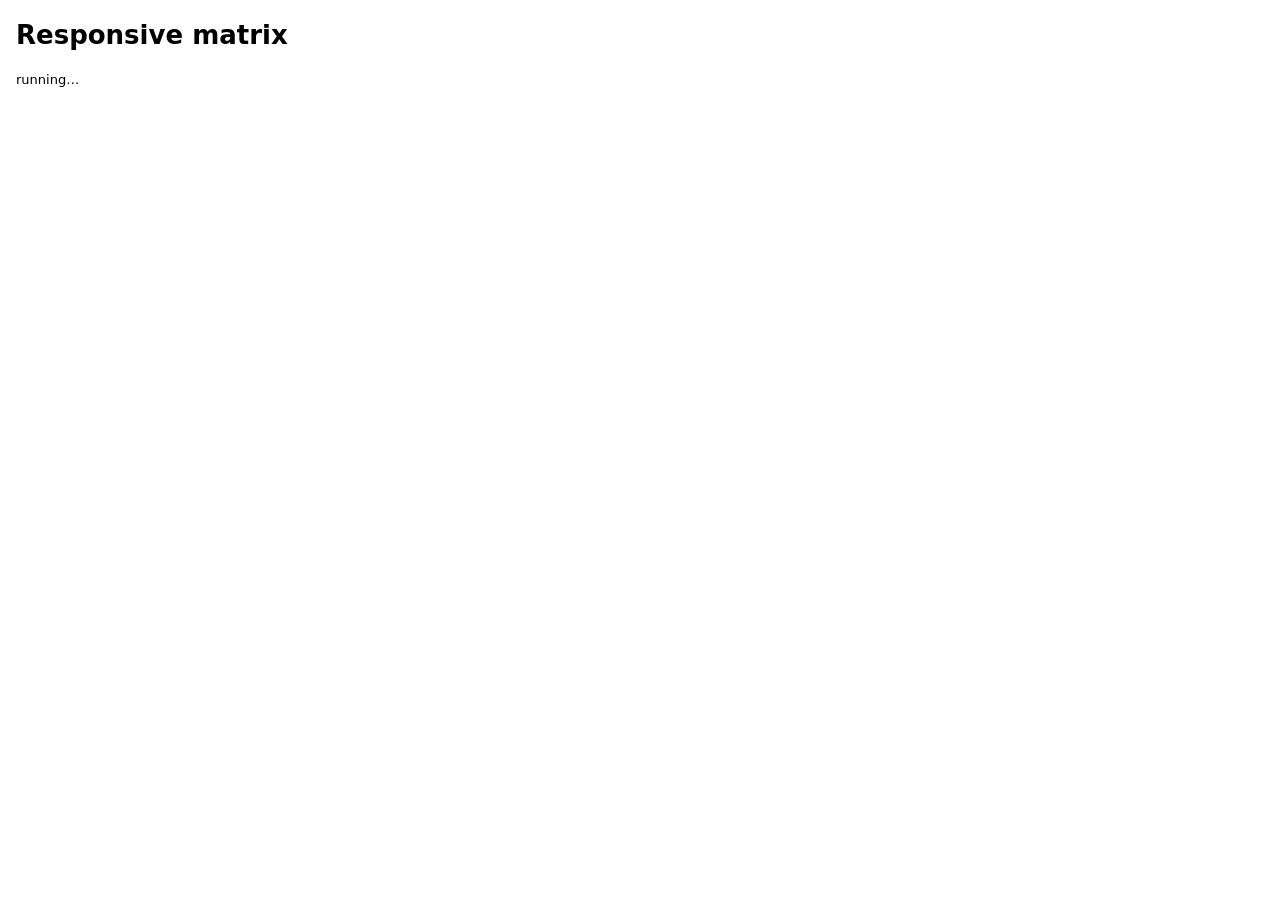
<file: site/tools/matrix.html>
<!doctype html>
<meta charset="utf-8">
<title>Responsive matrix</title>
<style>body{font:13px/1.4 system-ui;margin:16px}table{border-collapse:collapse}td,th{border:1px solid #ccc;padding:4px 8px;vertical-align:top}.ok{background:#e6f6ea}.bad{background:#fde3df}#frames{position:absolute;left:-99999px;top:0}</style>
<h1>Responsive matrix</h1>
<p id="state">running…</p>
<div id="out"></div>
<div id="frames"></div>
<script>
// Loads every page at every size in an iframe (media queries follow the iframe size) and runs tools/qa.js inside it.
const PAGES = ['index.html', 'menu.html', 'order.html', 'weddings.html', 'events.html'];
const SIZES = [[320,568],[375,667],[390,844],[430,932],[667,375],[844,390],[768,1024],[820,1180],[1024,768],[1180,820],[1280,720],[1366,768],[1440,900],[1920,1080],[2560,1440]];
window.results = [];
(async () => {
  const qa = await (await fetch('qa.js?' + Date.now())).text();
  for (const [w, h] of SIZES) for (const p of PAGES) {
    const f = document.createElement('iframe');
    f.width = w; f.height = h; f.style.border = 0;
    document.getElementById('frames').append(f);
    await new Promise((r) => { f.onload = r; f.src = '../' + p; });
    await new Promise((r) => setTimeout(r, 700));
    let res;
    // the pages' security policy blocks eval inside them, so run qa.js from here against the frame's document
    const fw = f.contentWindow;
    try { res = new Function('document', 'getComputedStyle', 'innerWidth', 'innerHeight', 'return (\n' + qa.trim().replace(/;$/, '') + '\n)')(fw.document, fw.getComputedStyle.bind(fw), fw.innerWidth, fw.innerHeight); } catch (e) { res = { error: String(e) }; }
    res.page = p; res.size = `${w}x${h}`;
    window.results.push(res);
    f.remove();
  }
  const issues = (r) => [r.error, r.hOverflow && `h-overflow ${r.hOverflow}px`, ...(r.offscreen || []).map((x) => 'offscreen ' + x), ...(r.clipped || []).map((x) => 'clipped ' + x), ...(r.headingOverflow || []).map((x) => 'heading ' + x), ...(r.smallTargets || []).map((x) => 'small ' + x), ...(r.distorted || []).map((x) => 'distorted ' + x), ...(r.broken || []).map((x) => 'broken ' + x), r.actionBarCoversContent && 'action bar covers content', r.fonts < 3 && 'fonts missing'].filter(Boolean);
  document.getElementById('out').innerHTML = '<table><tr><th>size</th>' + PAGES.map((p) => `<th>${p}</th>`).join('') + '</tr>' +
    SIZES.map(([w, h]) => `<tr><th>${w}x${h}</th>` + PAGES.map((p) => { const r = results.find((x) => x.page === p && x.size === `${w}x${h}`); const i = issues(r); return `<td class="${i.length ? 'bad' : 'ok'}">${i.length ? i.join('<br>') : '✓'}</td>`; }).join('') + '</tr>').join('') + '</table>';
  window.summary = results.map((r) => ({ k: `${r.size} ${r.page}`, i: issues(r) })).filter((x) => x.i.length);
  document.getElementById('state').textContent = `done: ${results.length} runs, ${summary.length} with issues`;
})();
</script>
</file>
<file: site/assets/css/site.css>
/* Baked on 8th — demo site. Cake O'Clock design system.
   Brand: coral #D65158 + blush #E39896 and Shrikhand / Concert One, read from bakedon8th.com CSS (2026-10-29). */
html, body { background: #FFFFFF; margin: 0; } /* their brand is white and coral; cream is kept for bands */

:root {
  --cream: #FFF7F0;
  --paper: #FFFFFF;
  --blush: #F8DCD6;
  --blush-2: #E39896;
  --coral: #D65158;
  --coral-deep: #AB3942;
  --ink: #2B1B1C;
  --ink-2: #5E4446;
  --muted: #6E5557;
  --line: rgba(43, 27, 28, .12);
  --sky: #9FCDEB; --butter: #F6CF6E; --pink: #F3B0BE; --mint: #A8D8B6; --teal: #5BC6BE;

  --display: 'Shrikhand', 'Georgia', serif;
  --label: 'Concert One', 'Trebuchet MS', sans-serif;
  --sans: 'Figtree', system-ui, -apple-system, sans-serif;

  --ease-out: cubic-bezier(0.22, 1, 0.36, 1);
  --ease-state: cubic-bezier(0.4, 0, 0.2, 1);
  --spring: cubic-bezier(0.34, 1.56, 0.64, 1);

  --gutter: clamp(20px, 4.4vw, 64px);
  --max: 1360px;
  --radius: 28px;
  --radius-sm: 18px;
  --shadow: 0 1px 2px rgba(90, 40, 40, .06), 0 18px 40px -18px rgba(120, 50, 50, .35);
}

@view-transition { navigation: auto; }

*, *::before, *::after { box-sizing: border-box; }
html { overflow-x: clip; scroll-behavior: smooth; }
body {
  color: var(--ink);
  font: 400 17px/1.6 var(--sans);
  -webkit-font-smoothing: antialiased;
  -moz-osx-font-smoothing: grayscale;
  text-rendering: optimizeLegibility;
}
img { display: block; max-width: 100%; height: auto; }
a { color: inherit; }
::selection { background: rgba(214, 81, 88, .22); }
:focus-visible { outline: 2.5px solid var(--coral); outline-offset: 3px; border-radius: 10px; }
.sr-only { position: absolute; width: 1px; height: 1px; overflow: hidden; clip: rect(0 0 0 0); white-space: nowrap; }
.skip { position: absolute; left: 12px; top: -60px; z-index: 100; background: var(--ink); color: #fff; padding: 10px 16px; border-radius: 999px; text-decoration: none; transition: top .2s; }
.skip:focus { top: 12px; }

/* Side padding never smaller than the notch / rounded-corner safe area in landscape */
.wrap {
  max-width: var(--max); margin: 0 auto;
  padding-left: max(var(--gutter), env(safe-area-inset-left));
  padding-right: max(var(--gutter), env(safe-area-inset-right));
}
a, button, input, select, textarea, label { -webkit-tap-highlight-color: rgba(214, 81, 88, .15); touch-action: manipulation; }
html { -webkit-text-size-adjust: 100%; text-size-adjust: 100%; }

/* ---------- Type ---------- */
.display, h1, h2 { font-family: var(--display); font-weight: 400; letter-spacing: -0.01em; color: var(--ink); }
h1 { font-size: clamp(48px, 7.4vw, 112px); line-height: .98; margin: 0; }
h2 { font-size: clamp(36px, 4.6vw, 68px); line-height: 1.02; margin: 0; }
h3 { font-family: var(--display); font-weight: 400; font-size: clamp(22px, 2vw, 28px); line-height: 1.1; margin: 0; }
.accent { color: var(--coral); }
.label {
  font-family: var(--label); font-size: 13px; letter-spacing: .18em; text-transform: uppercase;
  color: var(--coral-deep); display: inline-flex; align-items: center; gap: 10px; margin: 0 0 18px;
}
.label::before { content: ''; width: 26px; height: 2px; border-radius: 2px; background: currentColor; }
.lede { font-size: clamp(17px, 1.35vw, 20px); line-height: 1.6; color: var(--ink-2); max-width: 36rem; }
.muted { color: var(--muted); }
.small { font-size: 14px; line-height: 1.5; }

/* Piped-icing underline under accent words */
.icing { position: relative; display: inline-block; }
.icing::after {
  content: ''; position: absolute; left: .02em; right: .06em; bottom: -.12em; height: .16em;
  background: radial-gradient(circle at 50% 0, var(--blush-2) 46%, transparent 49%) 0 0 / .22em .22em repeat-x;
  transform-origin: left; transform: scaleX(var(--icing, 1));
  transition: transform 1s var(--ease-out) .6s;
}

/* ---------- Buttons ---------- */
.btn {
  --bg: var(--coral-deep); --fg: #fff; --edge: #8A2C33;
  display: inline-flex; align-items: center; justify-content: center; gap: 10px;
  min-height: 50px; padding: 0 26px; border-radius: 999px; border: 0; cursor: pointer;
  background: var(--bg); color: var(--fg); text-decoration: none;
  font: 700 15.5px/1 var(--sans); letter-spacing: .01em;
  box-shadow: 0 4px 0 var(--edge);
  transition: transform .2s var(--ease-state), box-shadow .2s var(--ease-state), background-color .2s var(--ease-state), color .2s var(--ease-state);
}
.btn:hover { transform: translateY(-2px); box-shadow: 0 6px 0 var(--edge); }
.btn:active { transform: translateY(3px); box-shadow: 0 1px 0 var(--edge); }
.btn svg { width: 18px; height: 18px; transition: transform .25s var(--ease-out); }
.btn:hover svg.arrow { transform: translateX(3px); }
.btn-ink { --bg: var(--ink); --edge: #000; }
.btn-ghost { --bg: transparent; --fg: var(--ink); box-shadow: inset 0 0 0 2px var(--ink); }
.btn-ghost:hover { --bg: var(--ink); --fg: var(--cream); box-shadow: inset 0 0 0 2px var(--ink); }
.btn-ghost:active { box-shadow: inset 0 0 0 2px var(--ink); }
.btn-sm { min-height: 44px; padding: 0 20px; font-size: 14.5px; }
.link { color: var(--coral-deep); font-weight: 700; text-decoration: underline; text-decoration-thickness: 2px; text-underline-offset: 4px; }
/* standalone text links get a full 44px tap area; links inside sentences stay inline */
:not(p):not(li):not(dd) > .link, p > .link:only-child { display: inline-flex; align-items: center; min-height: 44px; }
.link:hover { color: var(--coral); }

/* ---------- Concept bar (demo only: says plainly this isn't the official site) ---------- */
.concept-bar { margin: 0; padding: 7px max(var(--gutter), env(safe-area-inset-left)); padding-top: max(7px, env(safe-area-inset-top)); background: var(--ink); color: rgba(255, 247, 240, .85); font: 600 12.5px/1.4 var(--sans); text-align: center; }
.concept-bar a { color: var(--blush-2); display: inline-block; min-height: 24px; }

/* ---------- Header ---------- */
.site-header {
  position: sticky; top: 0; z-index: 40; padding-top: env(safe-area-inset-top);
  background: rgba(255, 255, 255, .88);
  backdrop-filter: saturate(1.4) blur(14px); -webkit-backdrop-filter: saturate(1.4) blur(14px);
  transition: box-shadow .3s var(--ease-state);
}
.site-header.is-scrolled { box-shadow: 0 1px 0 var(--line), 0 10px 30px -18px rgba(90, 40, 40, .35); }
.header-inner { display: flex; align-items: center; justify-content: space-between; gap: 20px; height: 84px; }
.brand { display: inline-flex; align-items: center; gap: 12px; text-decoration: none; }
.brand img { width: 62px; height: auto; transition: transform .5s var(--spring); }
.brand:hover img { transform: rotate(-8deg) scale(1.04); }
.brand span { font-family: var(--display); font-size: 22px; color: var(--coral-deep); line-height: 1; }
.nav { display: flex; align-items: center; gap: 6px; }
.nav a {
  font-family: var(--label); font-size: 15px; letter-spacing: .1em; text-transform: uppercase;
  text-decoration: none; color: var(--ink-2); padding: 10px 14px; border-radius: 999px;
  transition: background-color .2s var(--ease-state), color .2s var(--ease-state);
}
.nav a:hover { background: var(--blush); color: var(--ink); }
.nav a[aria-current="page"] { color: var(--coral-deep); background: rgba(214, 81, 88, .1); }
.header-actions { display: flex; align-items: center; gap: 10px; }
.menu-btn { display: none; width: 48px; height: 48px; border-radius: 50%; border: 0; background: var(--ink); color: #fff; cursor: pointer; place-items: center; }
.menu-btn svg { width: 22px; height: 22px; }

.mobile-nav {
  position: fixed; inset: 0; z-index: 60; background: var(--coral); color: #fff; overflow-y: auto; overscroll-behavior: contain;
  display: flex; flex-direction: column;
  padding: max(24px, env(safe-area-inset-top)) max(var(--gutter), env(safe-area-inset-right)) max(28px, env(safe-area-inset-bottom)) max(var(--gutter), env(safe-area-inset-left));
  clip-path: circle(0 at calc(100% - 44px) 42px); visibility: hidden;
  transition: clip-path .6s var(--ease-out), visibility 0s linear .6s;
}
.mobile-nav.is-open { clip-path: circle(150% at calc(100% - 44px) 42px); visibility: visible; transition: clip-path .7s var(--ease-out); }
.mobile-nav .top { display: flex; justify-content: space-between; align-items: center; }
.mobile-nav .close { width: 48px; height: 48px; border-radius: 50%; border: 0; background: #fff; color: var(--coral); cursor: pointer; display: grid; place-items: center; }
.mobile-nav nav { display: flex; flex-direction: column; gap: 4px; margin: auto 0; }
.mobile-nav nav a { font-family: var(--display); font-size: clamp(40px, 11vw, 64px); line-height: 1.15; color: #fff; text-decoration: none; opacity: 0; transform: translateY(20px); transition: opacity .4s, transform .5s var(--ease-out); }
.mobile-nav.is-open nav a { opacity: 1; transform: none; }
.mobile-nav.is-open nav a:nth-child(2) { transition-delay: .05s; } .mobile-nav.is-open nav a:nth-child(3) { transition-delay: .1s; }
.mobile-nav.is-open nav a:nth-child(4) { transition-delay: .15s; } .mobile-nav.is-open nav a:nth-child(5) { transition-delay: .2s; } .mobile-nav.is-open nav a:nth-child(6) { transition-delay: .25s; }
.mobile-nav .meta { font-size: 15px; opacity: .9; }
.mobile-nav .meta a { color: #fff; }

/* Bottom action bar on phones */
.action-bar { display: none; }

/* ---------- Sections ---------- */
section { position: relative; }
.section { padding-block: clamp(72px, 9vw, 140px); }
.section-head { display: flex; justify-content: space-between; align-items: end; gap: 32px; flex-wrap: wrap; margin-bottom: clamp(32px, 4vw, 56px); }
.section-head .lede { margin: 0; }
.band-blush { background: var(--blush); }
.band-ink { background: var(--ink); color: var(--cream); }
.band-ink h2, .band-ink h3 { color: var(--cream); }
.band-ink .lede, .band-ink .muted { color: rgba(255, 247, 240, .75); }
.band-ink .label { color: var(--blush-2); }

/* Sprinkle strip (generated in JS as --sprinkles) */
.sprinkles { height: 34px; background-color: var(--blush); background-image: var(--sprinkles); background-size: 220px 34px; }
.sprinkles.scroll { animation: drift 40s linear infinite; }
@keyframes drift { to { background-position: -220px 0; } }

/* ---------- Photo frames ---------- */
.frame { position: relative; overflow: hidden; border-radius: var(--radius); background: var(--blush); box-shadow: var(--shadow); }
.frame img { width: 100%; height: 100%; object-fit: cover; }
.frame.arch { border-radius: 999px 999px var(--radius) var(--radius); }
.frame.zoom img { transition: transform .9s var(--ease-out); }
.frame.zoom:hover img { transform: scale(1.05); }
.ratio-45 { aspect-ratio: 4 / 5; } .ratio-34 { aspect-ratio: 3 / 4; } .ratio-11 { aspect-ratio: 1; }
@media (hover: hover) and (min-width: 901px) { [data-parallax] { will-change: transform; } }

/* ---------- HERO ---------- */
.hero { padding-block: clamp(24px, 4vw, 56px) clamp(56px, 7vw, 104px); }
.hero-grid { display: grid; grid-template-columns: minmax(0, 1.08fr) minmax(0, .92fr); gap: clamp(36px, 5vw, 88px); align-items: center; }
.status {
  display: inline-flex; align-items: center; gap: 10px; margin: 0 0 24px;
  padding: 8px 16px 8px 12px; border-radius: 999px; background: var(--paper); box-shadow: 0 0 0 1px var(--line);
  font-family: var(--label); font-size: 13.5px; letter-spacing: .12em; text-transform: uppercase; color: var(--ink-2);
}
.status i { width: 9px; height: 9px; border-radius: 50%; background: #3FA36B; box-shadow: 0 0 0 0 rgba(63, 163, 107, .5); animation: ping 2.4s var(--ease-out) infinite; }
.status.closed i { background: var(--coral); animation: none; }
@keyframes ping { 70%, 100% { box-shadow: 0 0 0 10px rgba(63, 163, 107, 0); } }
.hero h1 { font-size: clamp(48px, 6.3vw, 98px); }
.hero h1 .line { display: block; white-space: nowrap; }
.hero .lede { margin: 28px 0 34px; }
.hero-actions { display: flex; flex-wrap: wrap; gap: 14px; }
.facts { display: flex; flex-wrap: wrap; gap: 14px 36px; margin-top: 40px; padding-top: 26px; border-top: 2px dotted var(--line); }
.facts div { display: flex; flex-direction: column; }
.facts b { font-family: var(--display); font-weight: 400; font-size: 26px; line-height: 1.1; color: var(--ink); }
.facts span { font-size: 14px; color: var(--muted); }

.hero-art { position: relative; padding: 0 0 8% 10%; }
.hero-art .main { width: 100%; }
.hero-art .side {
  position: absolute; right: -6%; top: 6%; width: 34%;
  border: 6px solid var(--paper); border-radius: 22px; box-shadow: var(--shadow);
}
.clock {
  position: absolute; left: -4%; bottom: -2%; width: clamp(170px, 17vw, 236px); aspect-ratio: 1;
  filter: drop-shadow(0 18px 26px rgba(120, 50, 50, .28));
}
.clock .plate { position: absolute; inset: 0; border-radius: 50%; background: radial-gradient(circle at 50% 45%, #fff 0 64%, #F1E3DA 65% 68%, #fff 69%); }
.clock .cake {
  position: absolute; inset: 7%;
  -webkit-mask-image: conic-gradient(from 0deg, transparent 0 var(--eaten, 0deg), #000 var(--eaten, 0deg));
          mask-image: conic-gradient(from 0deg, transparent 0 var(--eaten, 0deg), #000 var(--eaten, 0deg));
}
.clock .cake svg { width: 100%; height: 100%; }
.clock .plaque {
  position: absolute; inset: 27%; border-radius: 50%; background: var(--cream);
  box-shadow: 0 0 0 5px #fff, 0 6px 14px rgba(120, 50, 50, .2);
  display: grid; place-content: center; text-align: center; gap: 1px; padding: 4px;
}
.clock .k { font-family: var(--label); font-size: 12px; letter-spacing: .14em; text-transform: uppercase; color: var(--muted); }
.clock .t { font-family: var(--display); font-size: clamp(20px, 2.1vw, 28px); line-height: 1.05; color: var(--coral-deep); font-variant-numeric: tabular-nums; white-space: nowrap; }
.clock .t.word { font-size: clamp(15px, 1.45vw, 20px); white-space: normal; max-width: 100%; }
.clock .s { font-size: 12px; line-height: 1.2; color: var(--muted); }
.clock-note {
  position: absolute; left: 16%; bottom: -9%; transform: rotate(-4deg);
  background: var(--ink); color: var(--cream); border-radius: 12px; padding: 8px 12px;
  font-family: var(--label); font-size: 12.5px; letter-spacing: .06em; width: max-content; max-width: 210px; line-height: 1.25;
}

/* ---------- Path cards (how to get cake) ---------- */
.paths { display: grid; grid-template-columns: repeat(3, minmax(0, 1fr)); gap: 20px; }
.path {
  position: relative; display: flex; flex-direction: column; gap: 14px;
  background: var(--paper); border-radius: var(--radius); padding: 30px 28px 28px; box-shadow: 0 0 0 1px var(--line);
  transition: transform .35s var(--ease-out), box-shadow .35s var(--ease-out);
}
.path:hover { transform: translateY(-6px); box-shadow: 0 0 0 1px var(--line), var(--shadow); }
.path .num { width: 54px; height: 54px; display: grid; place-items: center; font-family: var(--display); font-size: 24px; color: #fff; background: var(--coral); clip-path: polygon(50% 0, 61% 12%, 75% 6%, 79% 21%, 94% 25%, 88% 39%, 100% 50%, 88% 61%, 94% 75%, 79% 79%, 75% 94%, 61% 88%, 50% 100%, 39% 88%, 25% 94%, 21% 79%, 6% 75%, 12% 61%, 0 50%, 12% 39%, 6% 25%, 21% 21%, 25% 6%, 39% 12%); }
.path p { margin: 0; color: var(--ink-2); }
.path .when { font-family: var(--label); letter-spacing: .1em; text-transform: uppercase; font-size: 13px; color: var(--coral-deep); }
.path .btn, .path .link { margin-top: auto; align-self: flex-start; }

/* ---------- Product cards / rails ---------- */
.rail { display: grid; grid-auto-flow: column; grid-auto-columns: minmax(240px, 22%); gap: 20px; overflow-x: auto; scroll-snap-type: x mandatory; scroll-padding-inline: var(--gutter); padding: 6px var(--gutter) 24px; margin-inline: calc(var(--gutter) * -1); scrollbar-width: thin; scrollbar-color: var(--blush-2) transparent; }
.rail > * { scroll-snap-align: start; }
.card { display: flex; flex-direction: column; gap: 14px; text-decoration: none; color: inherit; }
.card .frame { border-radius: var(--radius-sm); }
.card h3 { font-size: 22px; }
.card p { margin: 0; font-size: 15px; line-height: 1.5; color: var(--muted); }
.tag { display: inline-flex; align-items: center; gap: 6px; font-family: var(--label); font-size: 12px; letter-spacing: .08em; text-transform: uppercase; padding: 5px 10px; border-radius: 999px; background: var(--paper); color: var(--ink-2); box-shadow: 0 0 0 1px var(--line); }
.tag.gf { background: #E3F4E8; color: #276B45; box-shadow: none; }
.tag.hot { background: var(--coral-deep); color: #fff; box-shadow: none; }
.frame .tag { position: absolute; left: 12px; top: 12px; z-index: 2; }

.grid-4 { display: grid; grid-template-columns: repeat(4, minmax(0, 1fr)); gap: 28px 20px; }
.grid-3 { display: grid; grid-template-columns: repeat(3, minmax(0, 1fr)); gap: 28px 20px; }

/* ---------- Cake cards: the drawing develops into the real photo once, in view; hover (mouse) peeks at the drawing ---------- */
.cake-card {
  display: flex; flex-direction: column; background: var(--paper); border-radius: var(--radius);
  box-shadow: 0 0 0 1px var(--line); overflow: hidden;
  transition: transform .45s var(--ease-out), box-shadow .45s var(--ease-out);
}
/* Lift/tilt only where a real hover exists; touch gets press feedback instead (no sticky hover on phones) */
@media (hover: hover) and (pointer: fine) {
  .cake-card:hover { transform: translateY(-6px) rotate(-.4deg); box-shadow: 0 0 0 1px var(--line), var(--shadow); }
  .cake-card:nth-child(even):hover { transform: translateY(-6px) rotate(.4deg); }
  .cake-card:hover .cake-media img { transform: scale(1.03); }
  .cake-card.show-photo:hover .v-photo { transform: scale(1.03); }
}
.cake-card:active { transform: scale(.985); }
.cake-card.is-loading .cake-media::after { content: ''; position: absolute; right: 12px; bottom: 14px; z-index: 3; width: 18px; height: 18px; border-radius: 50%; border: 2.5px solid rgba(43, 27, 28, .2); border-top-color: var(--coral); animation: spin .8s linear infinite; }
@keyframes spin { to { transform: rotate(360deg); } }
.cake-card { container-type: inline-size; }
/* Narrow cards (any screen): stack the two options so "View actual cake" stays on one line */
@container (max-width: 250px) {
  .cake-card .view-switch { grid-template-columns: 1fr; border-radius: 22px; }
  .cake-card .view-switch::before { width: auto; right: 4px; height: calc(50% - 4px); border-radius: 18px; }
  .view-switch[data-state="photo"]::before { transform: translateY(100%); }
}
.cake-media { position: relative; aspect-ratio: 3 / 4; background: #FBF1E8; overflow: hidden; }
.cake-media img { position: absolute; inset: 0; width: 100%; height: 100%; object-fit: cover; transition: opacity .8s var(--ease-out), transform .9s var(--ease-out); }
.cake-media .v-photo { opacity: 0; transform: scale(1.03); }
.cake-card.show-photo .v-photo { opacity: 1; transform: none; }
.cake-card.show-photo .v-illus { opacity: 0; transform: scale(.98); }
/* desktop hover: back to the drawing while the pointer is on the card */
.cake-card.show-photo.peek .v-photo { opacity: 0; transform: scale(1.03); }
.cake-card.show-photo.peek .v-illus { opacity: 1; transform: none; }
.cake-card.show-photo.peek .kind-badge { background: rgba(255, 253, 249, .94); color: var(--ink-2); }
.cake-card.show-photo.peek .kind-badge .il { display: inline-flex; }
.cake-card.show-photo.peek .kind-badge .ph { display: none; }
.cake-card.instant .cake-media img, .cake-card.instant .kind-badge, .cake-card.instant .view-switch::before { transition: none; }
.kind-badge {
  position: absolute; left: 12px; bottom: 12px; z-index: 2; display: inline-flex; align-items: center; gap: 6px;
  padding: 6px 11px 6px 9px; border-radius: 999px; font-family: var(--label); font-size: 12px; letter-spacing: .08em; text-transform: uppercase;
  background: rgba(255, 253, 249, .94); color: var(--ink-2); box-shadow: 0 2px 8px rgba(90, 40, 40, .15);
  transition: background-color .3s, color .3s;
}
.kind-badge svg { width: 14px; height: 14px; }
.kind-badge .il, .kind-badge .ph { align-items: center; gap: 6px; }
.kind-badge .il { display: inline-flex; }
.kind-badge .ph { display: none; }
.cake-card.show-photo .kind-badge { background: var(--ink); color: var(--cream); }
.cake-card.show-photo .kind-badge .il { display: none; }
.cake-card.show-photo .kind-badge .ph { display: inline-flex; }
.cake-media .tag { position: absolute; left: 12px; top: 12px; z-index: 2; }
.cake-body { display: flex; flex-direction: column; gap: 10px; padding: 18px 18px 20px; flex: 1; }
.cake-body h3 { font-size: 24px; }
.cake-body p { margin: 0; font-size: 14.5px; line-height: 1.5; color: var(--muted); }
.cake-meta { display: flex; flex-wrap: wrap; align-items: center; gap: 8px; margin-top: auto; padding-top: 4px; }
.price { font-weight: 700; font-size: 14.5px; color: var(--ink); }
.view-switch { display: grid; grid-template-columns: 1fr 1fr; padding: 4px; border-radius: 999px; background: var(--cream); box-shadow: inset 0 0 0 1px var(--line); position: relative; }
.view-switch::before { content: ''; position: absolute; top: 4px; bottom: 4px; left: 4px; width: calc(50% - 4px); border-radius: 999px; background: #fff; box-shadow: 0 1px 4px rgba(90, 40, 40, .18); transition: transform .4s var(--ease-out); }
.view-switch[data-state="photo"]::before { transform: translateX(100%); }
.view-switch button { position: relative; z-index: 1; border: 0; background: none; cursor: pointer; min-height: 44px; border-radius: 999px; font: 700 13px/1.15 var(--sans); color: var(--muted); padding: 4px 8px; transition: color .25s; }
.view-switch button[aria-pressed="true"] { color: var(--ink); }
.view-switch button:hover { color: var(--coral-deep); }
.cake-order { font-weight: 700; font-size: 14px; color: var(--coral-deep); text-decoration: none; display: inline-flex; gap: 6px; align-items: center; min-height: 44px; margin-bottom: -10px; }
.cake-order:hover { text-decoration: underline; text-underline-offset: 3px; }
.cake-grid { display: grid; grid-template-columns: repeat(4, minmax(0, 1fr)); gap: 22px; }
.cake-rail { display: grid; grid-auto-flow: column; grid-auto-columns: minmax(260px, 23%); gap: 22px; overflow-x: auto; scroll-snap-type: x mandatory; scroll-padding-inline: var(--gutter); padding: 6px var(--gutter) 26px; margin-inline: calc(var(--gutter) * -1); scrollbar-width: thin; scrollbar-color: var(--blush-2) transparent; }
.cake-rail > * { scroll-snap-align: start; }
.all-switch { display: inline-flex; align-items: center; gap: 12px; font-weight: 700; font-size: 15px; }
.icon-cake { width: 64px; height: auto; display: inline-block; vertical-align: middle; }
.h-with-cake { display: flex; align-items: center; gap: 14px; }
.h-with-cake img { width: clamp(52px, 5vw, 76px); transform: rotate(-6deg); }

/* ---------- Split feature ---------- */
.split { display: grid; grid-template-columns: minmax(0, 1fr) minmax(0, 1fr); gap: clamp(36px, 6vw, 96px); align-items: center; }
.split.flip > :first-child { order: 2; }
.stack-photos { position: relative; padding: 0 12% 14% 0; }
.stack-photos .b { position: absolute; right: 0; bottom: 0; width: 46%; border: 6px solid var(--paper); }

/* Menu hero: real photo with its illustration tucked in front */
.menu-hero-art { max-width: 560px; width: 100%; justify-self: end; }
.illus-peek { background: #FBF1E8; }
.illus-peek .kind-badge { left: 10px; bottom: 10px; font-size: 11px; }
.illus-peek .kind-badge svg { width: 12px; height: 12px; }
.menu-peek-note { left: auto; right: 4%; bottom: auto; top: 6%; transform: rotate(4deg); }

/* ---------- Menu lists ---------- */
.menu-list { list-style: none; margin: 0; padding: 0; columns: 2; column-gap: 48px; }
.menu-list li { break-inside: avoid; padding: 16px 0; border-bottom: 1px dashed var(--line); }
.menu-list b { display: block; font-family: var(--display); font-weight: 400; font-size: 20px; line-height: 1.2; }
.menu-list span { display: block; font-size: 15px; color: var(--muted); margin-top: 2px; }
.menu-list em { font-style: normal; font-family: var(--label); font-size: 11.5px; letter-spacing: .08em; text-transform: uppercase; color: var(--coral-deep); margin-left: 6px; }

.subnav { position: sticky; top: 84px; z-index: 30; background: rgba(255, 255, 255, .92); backdrop-filter: blur(10px); -webkit-backdrop-filter: blur(10px); border-bottom: 1px solid var(--line); }
.subnav .wrap { display: flex; gap: 8px; overflow-x: auto; padding-block: 12px; scrollbar-width: none; }
.subnav a { flex: none; display: inline-flex; align-items: center; min-height: 44px; font-family: var(--label); letter-spacing: .08em; text-transform: uppercase; font-size: 14px; text-decoration: none; padding: 0 16px; border-radius: 999px; box-shadow: inset 0 0 0 1.5px var(--line); color: var(--ink-2); transition: background-color .2s, color .2s, box-shadow .2s; }
.subnav a:hover, .subnav a.is-active { background: var(--ink); color: var(--cream); box-shadow: none; }

/* ---------- Notice ---------- */
.notice { display: flex; gap: 16px; align-items: flex-start; padding: 20px 22px; border-radius: var(--radius-sm); background: var(--paper); box-shadow: 0 0 0 1px var(--line); }
.notice svg { flex: none; width: 24px; height: 24px; color: var(--coral); margin-top: 2px; }
.notice p { margin: 0; color: var(--ink-2); font-size: 15.5px; }
.notice.warm { background: #FFF1D6; box-shadow: none; }

/* ---------- Page hero (inner pages) ---------- */
.page-hero { padding-block: clamp(40px, 6vw, 88px) clamp(48px, 6vw, 96px); }
.page-hero .split { align-items: end; }
.page-hero h1 { font-size: clamp(46px, 6.4vw, 96px); }
.page-hero .lede { margin: 24px 0 0; }
.crumbs { font-size: 14px; font-weight: 600; color: var(--muted); margin: 0 0 14px; }
.crumbs a { text-decoration: none; color: var(--coral-deep); }

/* ---------- Builder (custom cake) ---------- */
.builder { display: grid; grid-template-columns: minmax(0, 1.25fr) minmax(0, .75fr); gap: 28px; align-items: start; }
.step { background: var(--paper); border-radius: var(--radius); padding: 28px; box-shadow: 0 0 0 1px var(--line); }
.step + .step { margin-top: 18px; }
.step legend { float: left; width: 100%; font-family: var(--display); font-size: 24px; padding: 0; display: flex; align-items: center; gap: 12px; margin-bottom: 6px; }
.step legend + * { clear: both; }
.step legend .step-n { font-family: var(--label); font-size: 13px; letter-spacing: .1em; background: var(--coral-deep); color: #fff; border-radius: 999px; padding: 4px 10px; }
fieldset { border: 0; margin: 0; padding: 0; min-width: 0; }
.chips { display: flex; flex-wrap: wrap; gap: 10px; margin-top: 14px; }
.chip { position: relative; }
.chip input { position: absolute; opacity: 0; inset: 0; cursor: pointer; }
.chip label { display: inline-flex; align-items: center; gap: 8px; min-height: 44px; padding: 0 16px; border-radius: 999px; box-shadow: inset 0 0 0 1.5px var(--line); background: #fff; cursor: pointer; font-weight: 600; font-size: 15px; transition: background-color .2s, color .2s, box-shadow .2s, transform .2s var(--spring); }
.chip input:hover + label { box-shadow: inset 0 0 0 1.5px var(--coral); }
.chip input:checked + label { background: var(--coral-deep); color: #fff; box-shadow: none; transform: scale(1.03); }
.chip input:focus-visible + label { outline: 2.5px solid var(--coral); outline-offset: 3px; }
.chip small { font-family: var(--label); font-size: 11px; letter-spacing: .08em; opacity: .8; }
.sizes { display: grid; grid-template-columns: repeat(3, minmax(0, 1fr)); gap: 12px; margin-top: 14px; }
.size label { flex-direction: column; align-items: flex-start; gap: 2px; width: 100%; min-height: 0; padding: 14px 16px; border-radius: 18px; }
.size label b { font-family: var(--display); font-weight: 400; font-size: 20px; }
.size label span { font-size: 13.5px; font-weight: 500; opacity: .8; }
.summary { position: sticky; top: 110px; background: var(--ink); color: var(--cream); border-radius: var(--radius); padding: 30px; }
.summary h3 { color: var(--cream); }
.summary dl { margin: 18px 0; display: grid; grid-template-columns: auto minmax(0, 1fr); overflow-wrap: anywhere; gap: 8px 16px; font-size: 15px; }
.summary dt { color: rgba(255, 247, 240, .6); }
.summary dd { margin: 0; font-weight: 600; }
.summary .price { font-family: var(--display); font-size: 48px; line-height: 1; color: var(--blush-2); margin: 6px 0 4px; }
.summary .btn { width: 100%; margin-top: 16px; }

/* ---------- Forms ---------- */
.form { display: grid; grid-template-columns: repeat(2, minmax(0, 1fr)); gap: 18px 20px; }
.field { display: flex; flex-direction: column; gap: 8px; }
.field.full { grid-column: 1 / -1; }
.field label, .field .q { font-weight: 700; font-size: 15px; }
.field .opt { font-weight: 500; color: var(--muted); font-size: 13.5px; }
.field input, .field textarea, .field select {
  font: 500 16px/1.4 var(--sans); color: var(--ink); background: #fff;
  border: 0; border-radius: 14px; box-shadow: inset 0 0 0 1.5px var(--line);
  padding: 14px 16px; min-height: 52px; transition: box-shadow .2s;
}
.field textarea { min-height: 120px; resize: vertical; }
.field input:hover, .field textarea:hover, .field select:hover { box-shadow: inset 0 0 0 1.5px rgba(43, 27, 28, .3); }
.field input:focus, .field textarea:focus, .field select:focus { outline: 2px solid var(--ink); outline-offset: 2px; box-shadow: inset 0 0 0 1.5px var(--line), 0 0 0 6px rgba(214, 81, 88, .22); }
.field[data-invalid] input, .field[data-invalid] textarea, .field[data-invalid] select { box-shadow: inset 0 0 0 2.5px var(--coral-deep); background: #FFF6F5; }
.field[data-invalid] input:focus, .field[data-invalid] textarea:focus, .field[data-invalid] select:focus { box-shadow: inset 0 0 0 2.5px var(--coral-deep), 0 0 0 6px rgba(214, 81, 88, .22); }
.field .err { display: none; color: #B02A1E; font-size: 14px; font-weight: 600; }
.field[data-invalid] .err { display: block; }
.form-status { grid-column: 1 / -1; border-radius: 18px; padding: 20px 22px; display: none; }
.form-status.show { display: block; }
.form-status.info { background: #FFF1D6; }
.form-status.error { background: #FCE4E1; color: #8E2318; }
.form-status h3 { font-size: 22px; margin-bottom: 6px; }
.form-status p { margin: 0 0 10px; }
.form-status pre { white-space: pre-wrap; font: 14px/1.5 ui-monospace, Consolas, monospace; background: #fff; border-radius: 12px; padding: 14px; max-height: 260px; overflow: auto; }

/* ---------- Gallery + lightbox ---------- */
.masonry { columns: 4 240px; column-gap: 18px; }
.masonry button { all: unset; display: block; margin-bottom: 18px; cursor: zoom-in; border-radius: var(--radius-sm); overflow: hidden; box-shadow: var(--shadow); break-inside: avoid; position: relative; }
.masonry button img { width: 100%; transition: transform .8s var(--ease-out), filter .4s; }
.masonry button:hover img { transform: scale(1.04); }
.masonry button:focus-visible { outline: 3px solid var(--coral); outline-offset: 3px; }
.gal-btn { display: block; padding: 0; border: 0; cursor: zoom-in; border-radius: var(--radius-sm); overflow: hidden; box-shadow: var(--shadow); aspect-ratio: 4 / 5; background: var(--blush); }
.gal-btn img { width: 100%; height: 100%; object-fit: cover; transition: transform .8s var(--ease-out); }
.gal-btn:hover img { transform: scale(1.05); }
.lightbox { position: fixed; inset: 0; z-index: 80; display: grid; place-items: center; background: rgba(43, 27, 28, .9); padding: 24px; opacity: 0; visibility: hidden; transition: opacity .35s var(--ease-state), visibility 0s .35s; }
.lightbox.is-open { opacity: 1; visibility: visible; transition: opacity .35s var(--ease-state); }
.lightbox img { max-height: 86vh; max-width: min(92vw, 900px); width: auto; border-radius: 20px; transform: scale(.94); transition: transform .5s var(--ease-out), opacity .3s; }
.lightbox.is-open img { transform: none; }
.lightbox button { position: absolute; width: 52px; height: 52px; border-radius: 50%; border: 0; background: var(--cream); color: var(--ink); cursor: pointer; display: grid; place-items: center; }
.lightbox .lb-close { top: 18px; right: 18px; }
.lightbox .lb-prev { left: 18px; top: 50%; transform: translateY(-50%); }
.lightbox .lb-next { right: 18px; top: 50%; transform: translateY(-50%); }
.lightbox .lb-count { position: absolute; bottom: 20px; left: 50%; transform: translateX(-50%); color: var(--cream); font-family: var(--label); letter-spacing: .14em; }

/* ---------- Events ---------- */
.event { display: grid; grid-template-columns: 120px minmax(0, 1fr) 240px; gap: 28px; align-items: center; padding: 28px; border-radius: var(--radius); background: var(--paper); box-shadow: 0 0 0 1px var(--line); }
.event + .event { margin-top: 18px; }
.event .date { text-align: center; background: var(--coral-deep); color: #fff; border-radius: 22px; padding: 16px 8px; }
.event .date b { display: block; font-family: var(--display); font-weight: 400; font-size: 44px; line-height: 1; }
.event .date span { font-family: var(--label); letter-spacing: .14em; text-transform: uppercase; font-size: 14px; }
/* past events: the grey date block says "past"; the text keeps full contrast */
.event.past .poster img { filter: saturate(.75); }
.event.past .date { background: var(--ink-2); }
.event h3 { font-size: 26px; margin-bottom: 6px; }
.event p { margin: 6px 0 0; color: var(--ink-2); }
.event .poster { border-radius: 16px; overflow: hidden; box-shadow: var(--shadow); }
.empty { text-align: center; padding: 56px 28px; border-radius: var(--radius); background: var(--paper); box-shadow: 0 0 0 1px var(--line); }
.empty h3 { font-size: 30px; margin-bottom: 10px; }

/* ---------- Visit ---------- */
.visit { display: grid; grid-template-columns: minmax(0, .9fr) minmax(0, 1.1fr); gap: 28px; align-items: stretch; }
.hours { list-style: none; margin: 0; padding: 0; }
.hours li { display: flex; justify-content: space-between; gap: 20px; padding: 12px 0; border-bottom: 1px dashed rgba(255, 247, 240, .2); }
.hours li.today { color: var(--blush-2); font-weight: 700; }
.map { border-radius: var(--radius); overflow: hidden; min-height: 380px; background: #EEDFD6; position: relative; }
.map iframe { position: absolute; inset: 0; width: 100%; height: 100%; border: 0; filter: saturate(.85); }
.map .map-load { position: absolute; inset: 0; display: grid; place-content: center; gap: 14px; text-align: center; padding: 24px; }

/* ---------- Footer ---------- */
.site-footer { background: var(--ink); color: rgba(255, 247, 240, .8); padding-block: 72px 40px; }
.site-footer a { color: var(--cream); text-decoration: none; }
.site-footer a:hover { color: var(--blush-2); }
.footer-grid { display: grid; grid-template-columns: 1.3fr 1fr 1fr 1fr; gap: 40px; }
.footer-grid h4 { font-family: var(--label); font-weight: 400; letter-spacing: .16em; text-transform: uppercase; font-size: 13px; color: var(--blush-2); margin: 0 0 16px; }
.footer-grid ul { list-style: none; margin: 0; padding: 0; display: grid; gap: 10px; }
.footer-big { font-family: var(--display); color: var(--cream); font-size: clamp(30px, 3vw, 44px); line-height: 1.05; margin: 0 0 18px; }
.footer-base { margin-top: 56px; padding-top: 24px; border-top: 1px solid rgba(255, 247, 240, .14); display: flex; justify-content: space-between; gap: 20px; flex-wrap: wrap; font-size: 14px; }

/* ---------- Motion ---------- */
.js .reveal { opacity: 0; transform: translateY(24px); transition: opacity .55s var(--ease-out), transform .6s var(--ease-out); transition-delay: var(--d, 0s); }
.js .reveal.is-in { opacity: 1; transform: none; }
.js .reveal-img { clip-path: inset(12% 0 0 0 round var(--radius)); opacity: 0; transition: clip-path .6s var(--ease-out), opacity .5s var(--ease-out); transition-delay: var(--d, 0s); }
.js .reveal-img.is-in { clip-path: inset(0 0 0 0 round var(--radius)); opacity: 1; }
.js .frame.arch.reveal-img { clip-path: inset(100% 0 0 0 round 999px 999px var(--radius) var(--radius)); }
.js .frame.arch.reveal-img.is-in { clip-path: inset(0 0 0 0 round 999px 999px var(--radius) var(--radius)); }
.js .pop { opacity: 0; transform: scale(.7) rotate(-20deg); transition: opacity .5s var(--ease-out), transform .6s var(--spring); transition-delay: var(--d, 0s); }
.js .pop.is-in { opacity: 1; transform: none; }
.hero-word { display: inline-block; }
.is-ready .hero-word { opacity: 1; transform: none; }
.hero .icing { --icing: 0; }
.is-ready .hero .icing { --icing: 1; }
body { opacity: 1; transition: opacity .25s var(--ease-state); }
body.is-leaving { opacity: 0; }

/* ---------- Responsive ---------- */
@media (max-width: 1100px) {
  .cake-grid { grid-template-columns: repeat(3, minmax(0, 1fr)); }
  .cake-rail { grid-auto-columns: minmax(260px, 32%); }
  .nav { display: none; }
  .menu-btn { display: grid; }
  .grid-4 { grid-template-columns: repeat(2, minmax(0, 1fr)); }
  .footer-grid { grid-template-columns: 1fr 1fr; }
  .rail { grid-auto-columns: minmax(240px, 34%); }
  .event { grid-template-columns: 100px minmax(0, 1fr); }
  .event .poster { grid-column: 1 / -1; max-width: 320px; }
}
@media (max-width: 900px) {
  body { padding-bottom: 76px; }
  .hero-grid, .split, .builder, .visit { grid-template-columns: minmax(0, 1fr); }
  .split.flip > :first-child { order: 0; }
  .hero-art { max-width: 520px; margin: 0 auto; width: 100%; }
  /* phones/tablets: the cake clock moves up under the headline */
  .hero-grid { gap: 0; }
  .hero-copy { display: contents; }
  .hero .status { order: 1; justify-self: start; } .hero h1 { order: 2; } .hero-art { order: 3; margin: 28px auto 44px; }
  .hero .lede { order: 4; margin-top: 0; } .hero-actions { order: 5; } .hero .facts { order: 6; }
  .paths, .grid-3 { grid-template-columns: minmax(0, 1fr); }
  .menu-list { columns: 1; }
  .summary { position: static; }
  .subnav { top: 72px; }
  .header-inner { height: 72px; }
  .brand img { width: 50px; }
  .header-actions .btn { display: none; }
  .action-bar {
    display: grid; grid-template-columns: auto minmax(0, 1fr) minmax(0, 1fr); gap: 8px;
    position: fixed; left: 0; right: 0; bottom: 0; z-index: 50;
    padding: 10px max(12px, env(safe-area-inset-right)) max(10px, env(safe-area-inset-bottom)) max(12px, env(safe-area-inset-left));
    background: rgba(255, 255, 255, .94); backdrop-filter: blur(12px); -webkit-backdrop-filter: blur(12px);
    box-shadow: 0 -1px 0 var(--line);
  }
  .action-bar a { display: flex; align-items: center; justify-content: center; gap: 6px; min-height: 50px; padding: 0 14px; white-space: nowrap; border-radius: 999px; font-weight: 700; font-size: 14.5px; text-decoration: none; color: var(--ink); box-shadow: inset 0 0 0 1.5px var(--line); background: #fff; }
  .action-bar a.primary { background: var(--coral-deep); color: #fff; box-shadow: none; }
  .action-bar svg { width: 18px; height: 18px; }
}
@media (max-width: 760px) {
  .cake-grid { grid-template-columns: repeat(2, minmax(0, 1fr)); gap: 14px; }
  .cake-rail { grid-auto-columns: 74%; }
  .cake-body { padding: 14px 12px 14px; }
  .cake-body h3 { font-size: 20px; }
  /* narrow cards: stack the two options so "View actual cake" stays on one line */
  .cake-card .view-switch { grid-template-columns: 1fr; border-radius: 22px; }
  .cake-card .view-switch::before { width: auto; right: 4px; height: calc(50% - 4px); border-radius: 18px; }
  .cake-card .view-switch[data-state="photo"]::before { transform: translateY(100%); }
  .view-switch button { font-size: 13px; min-height: 44px; }
}
@media (max-width: 640px) {
  body { font-size: 16px; }
  .grid-4 { grid-template-columns: minmax(0, 1fr) minmax(0, 1fr); gap: 22px 14px; }
  .card h3 { font-size: 19px; }
  .form, .sizes { grid-template-columns: minmax(0, 1fr); }
  .hero-actions .btn { flex: 1 1 100%; }
  .brand span { display: none; }
  .footer-grid { grid-template-columns: minmax(0, 1fr); }
  .rail { grid-auto-columns: 72%; }
  .event { grid-template-columns: 76px minmax(0, 1fr); gap: 16px; padding: 20px; }
  .event .date b { font-size: 32px; }
  .step, .summary { padding: 22px; }
  .hero-art { padding-left: 8%; width: 86%; }
  .clock { width: 138px; }
  .clock .s { display: none; }
  .clock-note { font-size: 12px; left: 20%; bottom: -14%; max-width: 170px; }
  .menu-peek-note { display: none; }
  .lightbox .lb-prev, .lightbox .lb-next { top: auto; bottom: 14px; transform: none; }
}

/* ---------- Rail arrows (mouse/keyboard users can't always swipe sideways) ---------- */
.rail-ctrl { display: none; gap: 10px; justify-content: flex-end; margin: -12px 0 14px; }
.rail-ctrl button { width: 48px; height: 48px; border-radius: 50%; border: 0; cursor: pointer; display: grid; place-items: center; background: var(--paper); color: var(--ink); box-shadow: 0 0 0 1.5px var(--line); transition: background-color .2s, color .2s, opacity .2s; }
.rail-ctrl button:hover:not(:disabled) { background: var(--ink); color: var(--cream); }
.rail-ctrl button:disabled { opacity: .35; cursor: default; }
@media (hover: hover) and (pointer: fine) { .rail-ctrl.is-active { display: flex; } }
.lightbox img { touch-action: pan-y; user-select: none; -webkit-user-drag: none; }

/* ---------- Touch devices: no hover-only movement ---------- */
@media (hover: none) {
  .path:hover, .btn:hover { transform: none; }
  .btn:hover { box-shadow: 0 4px 0 var(--edge); }
  .btn-ghost:hover { box-shadow: inset 0 0 0 2px var(--ink); }
  .sprinkles.scroll { animation: none; }
  .frame.zoom:hover img, .gal-btn:hover img { transform: none; }
}

/* ---------- Large desktop monitors ---------- */
@media (min-width: 1800px) {
  :root { --max: 1600px; --gutter: 72px; }
  body { font-size: 18px; }
  .hero h1 { font-size: clamp(98px, 4.4vw, 112px); }
  h2 { font-size: clamp(68px, 3.6vw, 84px); }
  .lede { font-size: 21px; max-width: 40rem; }
  .cake-rail { grid-auto-columns: minmax(300px, 20%); }
}

/* ---------- Very small phones ---------- */
@media (max-width: 374px) {
  .hero h1 { font-size: 40px; }
  .hero h1 .line { white-space: normal; }
  h2 { font-size: 32px; }
  .page-hero h1 { font-size: 40px; }
  .cake-grid { grid-template-columns: minmax(0, 1fr); }
  .action-bar a { font-size: 13px; gap: 4px; padding: 0 10px; }
}

/* ---------- Short landscape screens (phones on their side) ---------- */
@media (max-height: 520px) and (orientation: landscape) {
  .header-inner { height: 58px; }
  .brand img { width: 42px; }
  .subnav { position: static; }
  .section { padding-block: 56px; }
  .hero { padding-top: 12px; }
  .hero h1, .page-hero h1 { font-size: clamp(40px, 7vh + 2vw, 64px); }
  /* the bottom bar slims down so the content area stays usable */
  body { padding-bottom: 60px; }
  .action-bar { padding: 6px max(12px, env(safe-area-inset-right)) max(6px, env(safe-area-inset-bottom)) max(12px, env(safe-area-inset-left)); }
  .action-bar a { min-height: 44px; }
  .mobile-nav { overflow-y: auto; }
  .mobile-nav nav { margin: 16px 0; }
  .mobile-nav nav a { font-size: 30px; line-height: 1.35; }
  .summary { top: 70px; }
  .lightbox img { max-height: 80vh; }
  .hero-art { max-width: 380px; }
}
/* Landscape phones wide enough for two columns: keep the hero side by side instead of a very tall stack */
@media (max-height: 520px) and (orientation: landscape) and (min-width: 640px) {
  .hero-grid { grid-template-columns: minmax(0, 1.1fr) minmax(0, .9fr); gap: 32px; }
  .hero-copy { display: block; }
  .hero-art { order: 0; margin: 0; max-width: 340px; }
  .hero h1 .line { white-space: nowrap; }
  .hero .lede { margin: 16px 0 22px; }
  .hero .facts { margin-top: 24px; padding-top: 18px; }
}

/* Screenshot mode (?still) */
.still *, .still *::before, .still *::after { transition: none !important; animation: none !important; }
.still .mascot-pop span, .still .mascot-pop img { opacity: 1 !important; transition: none !important; }
.still .mascot-pop span { transform: none !important; } .still .mascot-pop img { transform: rotate(5deg) !important; }
.still .reveal, .still .reveal-img, .still .pop, .still .hero-word { opacity: 1 !important; transform: none !important; clip-path: none !important; }
.still { scroll-behavior: auto; }

@media (prefers-reduced-motion: reduce) {
  html { scroll-behavior: auto; }
  *, *::before, *::after { animation: none !important; }
  .mascot-pop img, .mascot-pop span { opacity: 1 !important; transition: none !important; }
  .mascot-pop span { transform: none !important; }
  .mascot-pop img { transform: rotate(5deg) !important; }
  .reveal, .reveal-img, .pop, .hero-word, .mobile-nav nav a { opacity: 1 !important; transform: none !important; clip-path: none !important; transition: none !important; }
  .frame.zoom img, .masonry button img, .path, .btn { transition: none !important; }
  .cake-card, .cake-media img, .view-switch::before { transition: none !important; transform: none !important; }
  .hero .icing { --icing: 1; }
  [data-parallax] { transform: none !important; }
  .mobile-nav { transition: none; }
}

/* ---------- Footer social links: full 44px tap targets ---------- */
.site-footer .social { display: flex; gap: 6px; margin: 14px 0 0 -10px; }
.site-footer .social a { display: inline-grid; place-items: center; width: 44px; height: 44px; border-radius: 50%; }
.site-footer .social a:hover { background: rgba(255, 247, 240, .08); }

/* ---------- Map placeholder sits on a light card inside the dark Visit band ---------- */
.map .map-load, .map .map-load p { color: var(--ink); }
.map .map-load .muted { color: var(--muted); }

/* ---------- Wedding inquiry: inspiration strip, estimate by the guest count, two equal ways to send ---------- */
.insp-strip { display: grid; grid-template-columns: repeat(4, minmax(0, 1fr)); gap: 10px; margin: 0 0 10px; max-width: 560px; }
.insp-strip .gal-btn { border-radius: 14px; }
.inline-est { display: none; font-weight: 700; color: var(--coral-deep); font-size: 15px; }
.inline-est:empty { display: none !important; }
.send-row { display: flex; flex-wrap: wrap; gap: 10px; margin: 14px 0 4px !important; }
.send-row .btn { flex: 1 1 210px; }
.copy-note:empty { display: none; }
.form-status details { margin-top: 10px; }
.form-status summary { cursor: pointer; font-weight: 700; min-height: 44px; display: flex; align-items: center; }

/* ---------- Events: the last event leads when nothing is scheduled ---------- */
.last-time { margin-bottom: 28px; }

/* ---------- Phone peek bar: a number that would otherwise be screens away ---------- */
.peek-bar { display: none; }
@media (max-width: 900px) {
  .inline-est { display: block; margin-top: 4px; }
  .peek-bar:not([hidden]) {
    display: flex; align-items: center; justify-content: space-between; gap: 12px;
    position: fixed; z-index: 49; left: 10px; right: 10px; bottom: calc(76px + env(safe-area-inset-bottom));
    padding: 10px 14px 10px 16px; border-radius: 16px; background: var(--ink); color: var(--cream);
    font-weight: 700; font-size: 14.5px; box-shadow: 0 10px 28px -10px rgba(43, 27, 28, .55);
  }
  .peek-bar a { color: var(--blush-2); font-size: 13.5px; white-space: nowrap; min-height: 32px; display: inline-flex; align-items: center; }
}
@media (max-width: 640px) { .insp-strip { gap: 8px; } }

/* order page: while the planner is on screen the main button already calls, so the plain Call button steps aside */
.action-bar.planner-mode { grid-template-columns: minmax(0, 1fr) minmax(0, 1fr); }
.action-bar.planner-mode a.call { display: none; }

/* ---------- Headings wrap evenly (no lonely last word) ---------- */
h1, h2, h3 { text-wrap: balance; }
p, li { text-wrap: pretty; }

/* ---------- Inner pages: a simple header that leads straight into the content ---------- */
.page-hero.simple { padding-block: clamp(28px, 4vw, 56px) clamp(28px, 3.4vw, 44px); }
.page-hero.simple h1 { font-size: clamp(40px, 5.2vw, 76px); max-width: 16ch; }
.page-hero.simple .lede { max-width: 62ch; }
.notice > p { max-width: min(65ch, 34em); } /* 65ch counts "0"s; 34em keeps lines near 75 characters */
.page-hero.photo h1 { font-size: clamp(42px, 5.6vw, 84px); }
.hero-photo { max-width: 460px; width: 100%; justify-self: end; }
.jump { display: flex; flex-wrap: wrap; gap: 10px; margin-top: 24px; }
.jump a { display: inline-flex; align-items: center; min-height: 44px; padding: 0 18px; border-radius: 999px; background: var(--paper); box-shadow: inset 0 0 0 1.5px var(--line); color: var(--ink); font-weight: 700; text-decoration: none; }
.jump a:hover { box-shadow: inset 0 0 0 2px var(--coral-deep); color: var(--coral-deep); }

/* ---------- Drawn icons on the wedding cards ---------- */
.path .num.icon svg { width: 24px; height: 24px; }

/* ---------- The mascot (cut from the bakery's own logo) ---------- */
.clock-mascot { display: none; position: absolute; right: 2%; bottom: 2%; align-items: flex-end; gap: 6px; }
.clock-mascot img { width: 72px; height: auto; transform: rotate(5deg); order: 2; filter: drop-shadow(2px 0 0 #fff) drop-shadow(-2px 0 0 #fff) drop-shadow(0 2px 0 #fff) drop-shadow(0 -2px 0 #fff) drop-shadow(0 8px 12px rgba(43, 27, 28, .3)); }
.clock-mascot span { background: var(--ink); color: var(--cream); border-radius: 12px 12px 2px 12px; padding: 8px 12px; font-family: var(--label); font-size: 13px; letter-spacing: .04em; margin-bottom: 30px; white-space: nowrap; }
.clock.is-after ~ .clock-note { display: none; }
.clock.is-after ~ .clock-mascot { display: flex; }
/* entrance, in step with the clock and photos: the mascot hops in, then the speech bubble pops from its tail */
.js .mascot-pop img { opacity: 0; transform: translateY(26px) scale(.55) rotate(-14deg); transition: opacity .35s var(--ease-out) var(--d, 0s), transform .7s var(--spring) var(--d, 0s); }
.js .mascot-pop span { opacity: 0; transform: scale(.35); transform-origin: 100% 100%; transition: opacity .3s var(--ease-out) calc(var(--d, 0s) + .4s), transform .55s var(--spring) calc(var(--d, 0s) + .4s); }
.js .mascot-pop.is-in img { opacity: 1; transform: rotate(5deg); }
.js .mascot-pop.is-in span { opacity: 1; transform: none; }
.call-script { display: flex; gap: 14px; align-items: center; margin-top: 4px; }
.call-script[hidden] { display: none; }
.call-script img { width: 54px; height: auto; flex: none; }
.empty .mascot { display: block; height: auto; }
@media (max-width: 640px) { .clock-mascot { right: 0; bottom: 4%; } .clock-mascot img { width: 60px; } .clock-mascot span { font-size: 12px; padding: 6px 10px; margin-bottom: 22px; } }

/* phones: the small Call / Directions buttons drop their icons so the labels never get squeezed out,
   and the clock's caption steps aside (it would sit on the paragraph below) */
@media (max-width: 440px) {
  .action-bar a:not(.primary) svg { display: none; }
  .clock-note { display: none; }
}

/* ---------- Their story (homepage) ---------- */
.about .split { align-items: center; }
.about-photo { max-width: 480px; width: 100%; }
.about-copy h2 { margin-bottom: 18px; }
.about-text p { margin: 0 0 12px; font-size: 17px; line-height: 1.6; color: var(--ink-2); max-width: 58ch; }
.about-text p:last-child { font-family: var(--display); font-size: 20px; line-height: 1.35; color: var(--coral-deep); }
.about-quote { margin: 20px 0 0; padding: 0 0 0 16px; border-left: 3px solid var(--coral-deep); }
.about-quote p { margin: 0; font-size: 18px; font-weight: 600; color: var(--ink); }
.about-quote cite { display: block; margin-top: 4px; font-style: normal; font-size: 14px; color: var(--muted); }
.about-quote cite a, .proof a { color: var(--coral-deep); font-weight: 700; text-underline-offset: 3px; }
.proof { list-style: none; margin: 22px 0 0; padding: 18px 0 0; border-top: 1px solid var(--line); display: grid; gap: 8px; font-size: 15px; color: var(--ink-2); }
.proof a { display: inline-block; min-height: 24px; }

/* ---------- Weddings: who couples will talk to ---------- */
.who-card { margin-top: 16px; background: #fff; border-radius: var(--radius-sm); padding: 20px 22px; box-shadow: 0 0 0 1px var(--line); }
.who-card h3 { font-size: 20px; margin-bottom: 6px; }
.who-card p { margin: 0 0 6px; font-size: 15px; color: var(--ink-2); }
.who-card .btn { margin-top: 8px; }

.side-stack { position: sticky; top: 120px; align-self: start; }
.side-stack .summary { position: static; }
@media (max-width: 900px) { .side-stack { position: static; } }

/* ---------- Menu: treats in small groups (phones open the first only) ---------- */
.menu-groups { display: grid; grid-template-columns: repeat(2, minmax(0, 1fr)); gap: 18px 28px; align-items: start; }
.menu-group { background: var(--paper); border-radius: var(--radius-sm); box-shadow: 0 0 0 1px var(--line); padding: 4px 20px 12px; }
.menu-group summary { cursor: pointer; list-style: none; display: flex; align-items: center; justify-content: space-between; gap: 10px; min-height: 52px; font-family: var(--display); font-size: 21px; }
.menu-group summary::-webkit-details-marker { display: none; }
.menu-group summary small { font: 700 13px/1 var(--sans); color: var(--muted); background: var(--cream); border-radius: 999px; padding: 5px 9px; }
.menu-group summary::after { content: ''; width: 10px; height: 10px; border-right: 2.5px solid var(--ink); border-bottom: 2.5px solid var(--ink); transform: rotate(45deg) translate(-2px, -2px); transition: transform .25s var(--ease-out); margin-left: auto; }
.menu-group[open] summary::after { transform: rotate(225deg) translate(-2px, -2px); }
.menu-group .menu-list { columns: 1; }
@media (max-width: 760px) { .menu-groups { grid-template-columns: 1fr; gap: 12px; } }

/* ---------- Menu: today's case ---------- */
.ratio-43 { aspect-ratio: 4 / 3; }
.todays-case { padding-block: clamp(28px, 4vw, 48px); background: var(--blush); }
.case-inner { display: grid; grid-template-columns: minmax(0, 1.1fr) minmax(0, .9fr); gap: clamp(20px, 4vw, 56px); align-items: center; }
.case-date { font-weight: 700; color: var(--coral-deep); margin: 0 0 6px; }
.todays-case h2 { margin-bottom: 10px; }
@media (max-width: 760px) { .case-inner { grid-template-columns: 1fr; } }

/* ---------- Phones: shorter menu page ---------- */
@media (max-width: 760px) {
  .cookie-photo { display: none; }
  .phone-rail { display: grid; grid-template-columns: none; grid-auto-flow: column; grid-auto-columns: 62%; overflow-x: auto; scroll-snap-type: x mandatory; padding-bottom: 6px; }
  .phone-rail > * { scroll-snap-align: start; }
}

/* ---------- Cake cards, round 2: photo first, the drawing only while the photo loads ---------- */
.js .cake-card:not(.has-photo) .v-photo { opacity: 0; }
.cake-card .v-photo { opacity: 1; transform: none; transition: opacity .5s var(--ease-out); }
.cake-card.has-photo .v-illus { opacity: 0; }
.cake-card:hover .cake-media img.v-photo { transform: scale(1.03); }
.cake-body .price { margin: 0; }
.cake-gf { margin: -2px 0 0; }
.cake-body .layers { margin: 0; }
.cake-body .cake-order { margin-top: auto; padding-top: 6px; }
@media (prefers-reduced-motion: reduce) { .cake-card .v-photo { transition: none; } }

/* ---------- First screens: CSS-only entrances, so the hero never waits for site.js ---------- */
@keyframes heroIn { from { opacity: 0; transform: translateY(18px); } }
@keyframes heroPop { from { opacity: 0; transform: scale(.7) rotate(-20deg); } }
@keyframes heroWord { from { opacity: 0; transform: translateY(.5em) rotate(4deg); } }
.hero-in { animation: heroIn .6s var(--ease-out) backwards; animation-delay: var(--d, 0s); }
.hero-pop { animation: heroPop .6s var(--spring) backwards; animation-delay: var(--d, 0s); }
.hero-word { animation: heroWord .7s var(--ease-out) backwards; animation-delay: var(--d, 0s); }
.still .hero-in, .still .hero-pop, .still .hero-word { animation: none; }

/* ---------- Phone menu: a focus ring you can see on coral ---------- */
.mobile-nav :focus-visible { outline: 2.5px solid #fff; outline-offset: 4px; }
.mobile-nav .meta { font-size: 15px; }

/* ---------- Wedding form: required fields marked once ---------- */
.req { color: var(--coral-deep); font-weight: 800; }
.req-note { font-size: 14px; color: var(--muted); margin: 0 0 10px; }
.field-hint { font-size: 14px; font-weight: 600; color: var(--coral-deep); }
.field-hint:empty { display: none; }

/* ---------- Phone bar: Call says when the shop opens after hours ---------- */
.action-bar a.call { flex-direction: column; gap: 0; line-height: 1.1; }
.action-bar a.call small { font-size: 12px; font-weight: 600; color: var(--muted); }
.action-bar a.call svg { display: none; }

/* ---------- Phones: a button in the first screen, compact stats, the clock's second line ---------- */
@media (max-width: 900px) {
  .hero .lede { order: 3; margin-top: 4px; } .hero-actions { order: 4; } .hero-art { order: 5; margin: 30px auto 36px; } .hero .facts { order: 6; }
}
@media (max-width: 640px) {
  .hero .facts { display: grid; grid-template-columns: repeat(3, minmax(0, 1fr)); gap: 10px; margin-top: 8px; padding-top: 16px; }
  .facts b { font-size: 21px; }
  .facts span { font-size: 12.5px; line-height: 1.3; }
  .clock { width: 150px; }
  .clock .s { display: block; font-size: 12px; max-width: 76px; margin: 0 auto; }
}

/* inner-page headers sit on the same white as the homepage hero; .band-cream is there for a section that needs a band */
.band-cream { background: var(--cream); }

/* First-screen photos: the same bottom-up wipe as every other photo (.reveal-img), in CSS so it never waits for site.js */
@keyframes heroWipe { from { clip-path: inset(12% 0 0 0 round var(--radius)); opacity: 0; } to { clip-path: inset(0 0 0 0 round var(--radius)); opacity: 1; } }
@keyframes heroWipeArch { from { clip-path: inset(100% 0 0 0 round 999px 999px var(--radius) var(--radius)); opacity: 0; } to { clip-path: inset(0 0 0 0 round 999px 999px var(--radius) var(--radius)); opacity: 1; } }
.hero-wipe { animation: heroWipe .6s var(--ease-out) backwards; animation-delay: var(--d, 0s); }
.frame.arch.hero-wipe { animation-name: heroWipeArch; }
.still .hero-wipe { animation: none; }

/* Inner-page headers: the arched photo with a smaller photo on its corner, like the homepage */
.page-hero .stack-photos { max-width: 520px; width: 100%; justify-self: end; }

/* ---------- Cake cards: the drawing as a sticker on the photo (top left); tags move to the top right ---------- */
.cake-media .tag { left: auto; right: 12px; top: 12px; }
.cake-media .cake-sticker {
  position: absolute; left: 10px; top: 10px; z-index: 2; inset: 10px auto auto 10px;
  width: 30%; max-width: 96px; height: auto; object-fit: contain; transform: rotate(-7deg);
  filter: drop-shadow(2px 0 0 #fff) drop-shadow(-2px 0 0 #fff) drop-shadow(0 2px 0 #fff) drop-shadow(0 -2px 0 #fff) drop-shadow(0 6px 10px rgba(43, 27, 28, .28));
  transition: transform .35s var(--spring);
}
@media (hover: hover) and (pointer: fine) { .cake-card:hover .cake-media .cake-sticker { transform: rotate(-2deg) scale(1.08); } }
.cake-card .cake-media img.cake-sticker { opacity: 1; }
/* no photo (or it failed): the drawing fills the card instead */
.cake-card.no-photo .cake-media .cake-sticker { inset: 50% auto auto 50%; width: 76%; max-width: none; transform: translate(-50%, -50%); filter: none; }
@media (max-width: 760px) { .cake-media .cake-sticker { max-width: 64px; left: 8px; top: 8px; } .cake-media .tag { right: 8px; top: 8px; } }
@media (prefers-reduced-motion: reduce) { .cake-media .cake-sticker { transition: none; } }
/* the long gluten-friendly tag wraps on narrow cards: square-ish corners instead of a lumpy pill */
.cake-gf .tag { border-radius: 10px; line-height: 1.35; padding-block: 5px; }

/* Inner-page headings: the same piped-icing underline as "today?", drawn in after the heading appears (CSS only) */
@keyframes icingIn { from { transform: scaleX(0); } }
.page-hero .icing::after { animation: icingIn .7s var(--ease-out) .45s backwards; }
.still .page-hero .icing::after { animation: none; }

/* ---------- Their story: one wide photo, a taped cake sticker on its top-right corner, the story in two columns ---------- */
.about-wide .wrap { display: block; }
.about-wide h2 { margin: 0 0 26px; }
.about-wide .owners { position: relative; margin: 0 0 40px; }
.about-wide .owners .frame { aspect-ratio: 16 / 9; }
.about-wide .owners .frame img { width: 100%; height: 100%; object-fit: cover; object-position: 50% 38%; }
.about-wide .booth { position: absolute; right: -22px; top: -30px; width: 170px; padding: 9px 9px 32px; background: #fff; transform: rotate(6deg); z-index: 3;
  box-shadow: 0 14px 28px -10px rgba(43, 27, 28, .45); }
.about-wide .booth img { display: block; width: 100%; height: auto; aspect-ratio: 1; object-fit: cover; }
.about-wide .booth b { position: absolute; left: 0; right: 0; bottom: 8px; text-align: center; font: 400 15px/1 var(--display); color: var(--ink); }
.about-wide .booth::before { content: ''; position: absolute; left: 50%; top: -10px; width: 70px; height: 22px; transform: translateX(-50%) rotate(-4deg); background: rgba(246, 207, 110, .8); }
.about-wide .ph-label { position: absolute; right: 14px; bottom: 14px; z-index: 3; display: inline-flex; align-items: center; gap: 6px; padding: 6px 12px; border-radius: 999px;
  background: rgba(43, 27, 28, .82); color: #fff; font: 600 12.5px/1.2 var(--sans); backdrop-filter: blur(4px); }
.about-wide .ph-label::before { content: ''; width: 7px; height: 7px; border-radius: 50%; background: #F6CF6E; }
.about-wide .story { display: grid; grid-template-columns: minmax(0, 1.15fr) minmax(0, .85fr); gap: clamp(28px, 5vw, 72px); align-items: start; }
.about-wide .about-text p:last-child { font: inherit; font-size: 17px; line-height: 1.6; color: var(--ink-2); }
.about-wide .side .strawberry { font-family: var(--display); font-size: clamp(22px, 2.2vw, 28px); line-height: 1.3; color: var(--coral-deep); margin: 0 0 18px; }
.about-wide .side .about-quote { margin-top: 0; }
@media (max-width: 1100px) { .about-wide .booth { right: -6px; width: 150px; } }
@media (max-width: 760px) {
  .about-wide .owners .frame { aspect-ratio: 3 / 2; }
  .about-wide .booth { width: 96px; right: 2px; top: -64px; padding: 5px 5px 21px; } .about-wide .booth b { font-size: 11.5px; bottom: 5px; }
  .about-wide .ph-label { right: 8px; bottom: 8px; font-size: 12px; }
  .about-wide .story { grid-template-columns: 1fr; }
}
</file>
